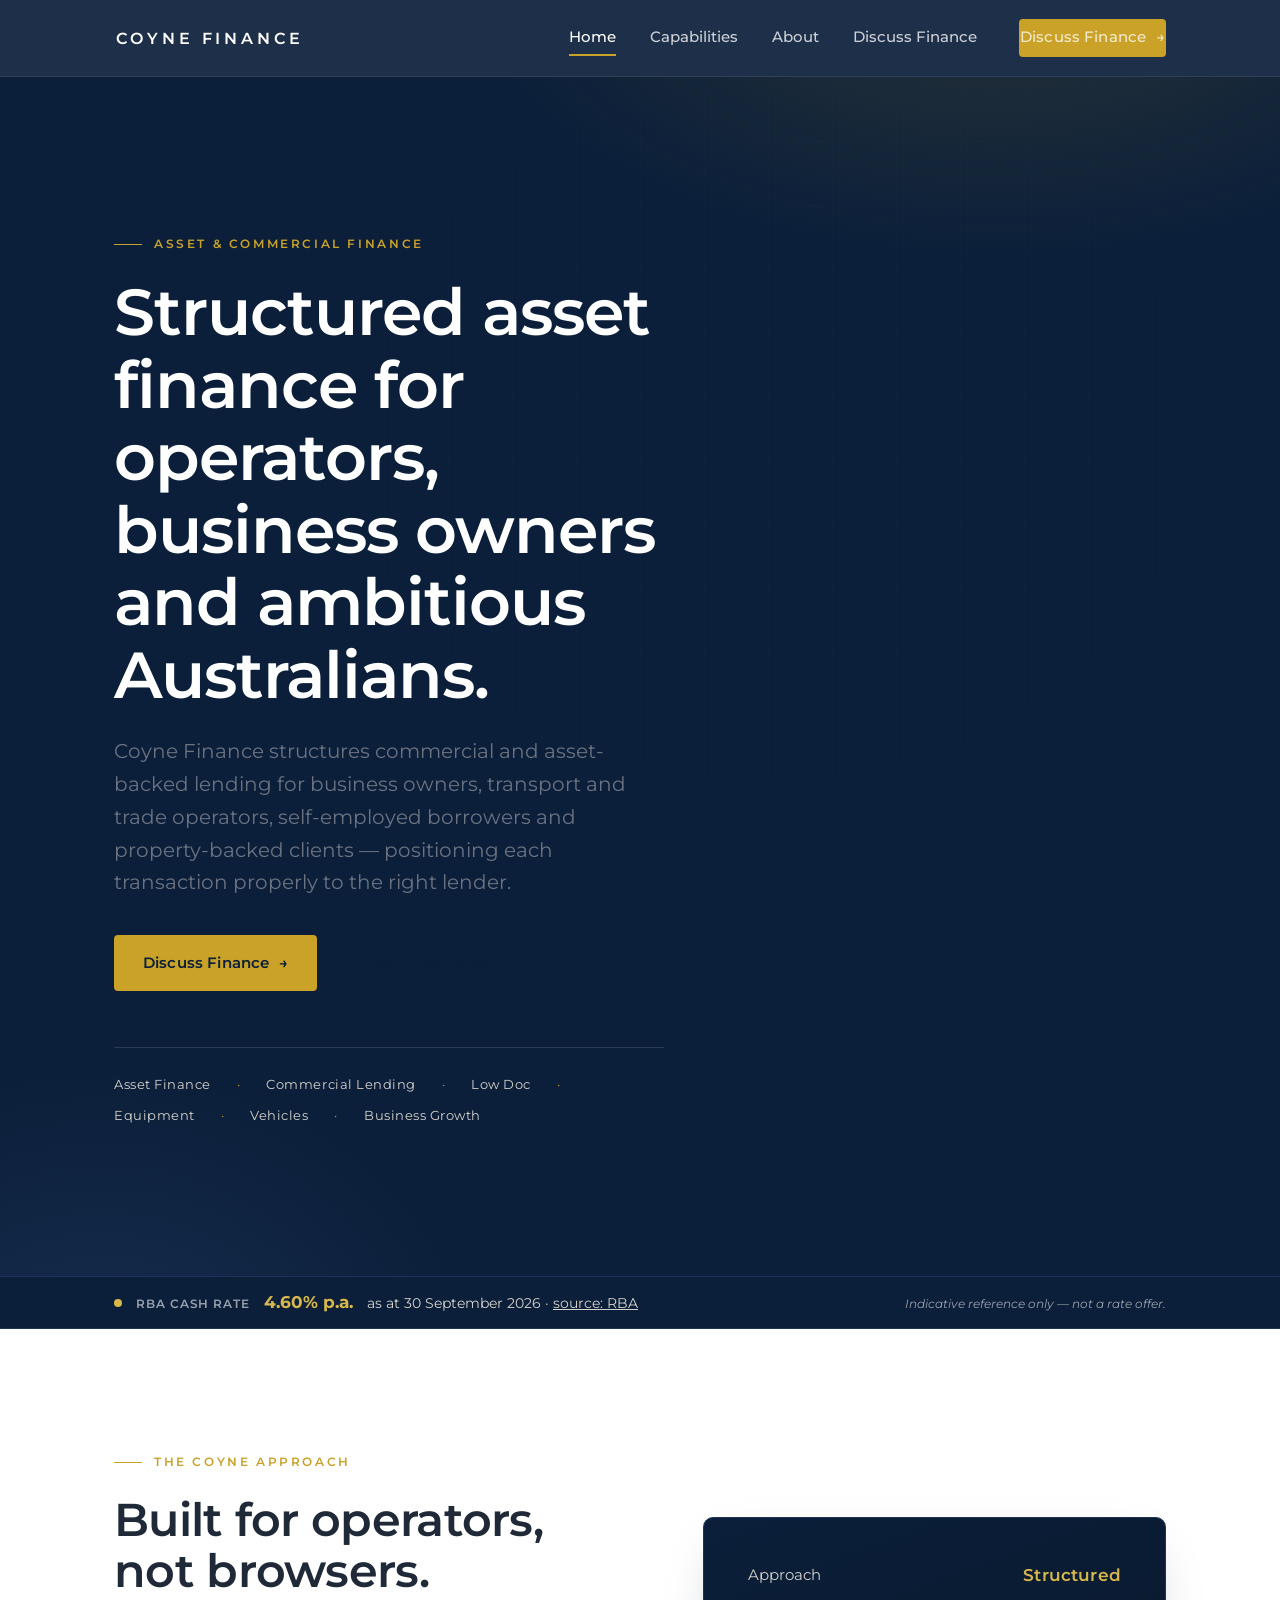
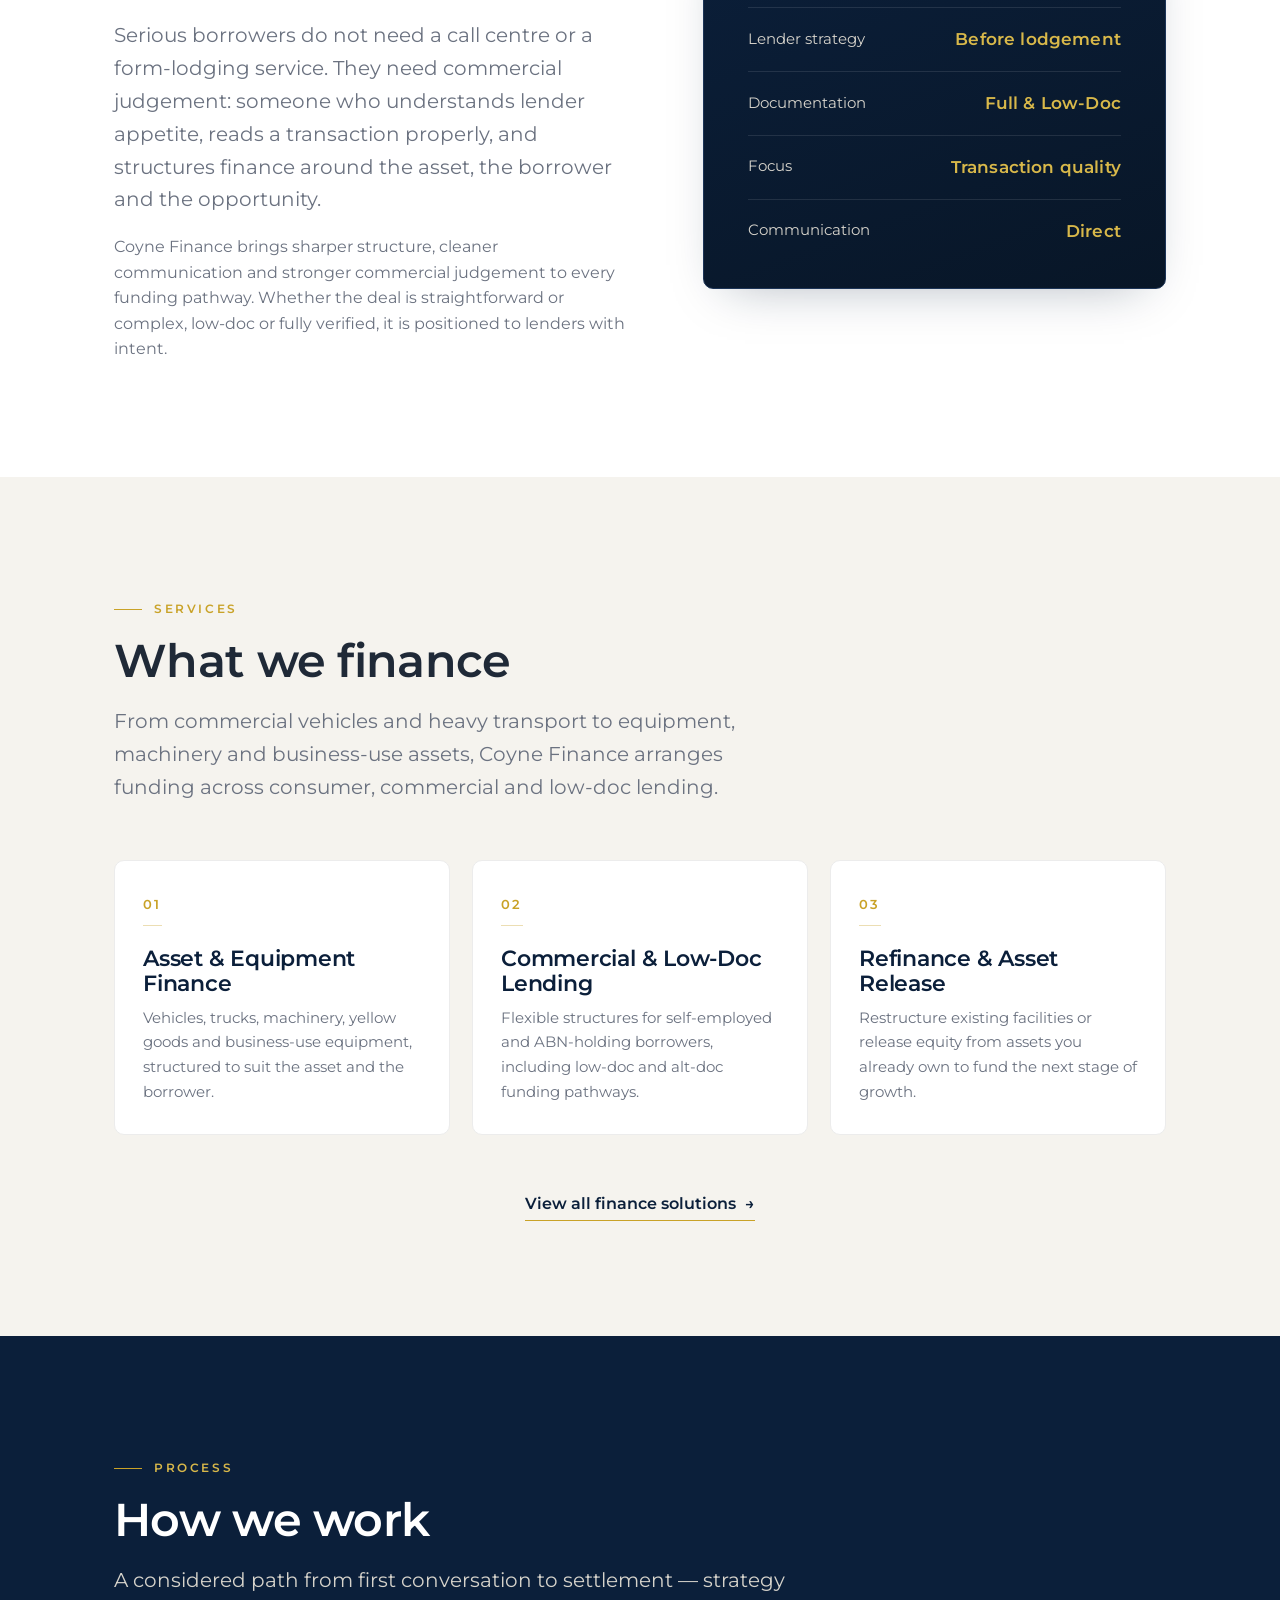
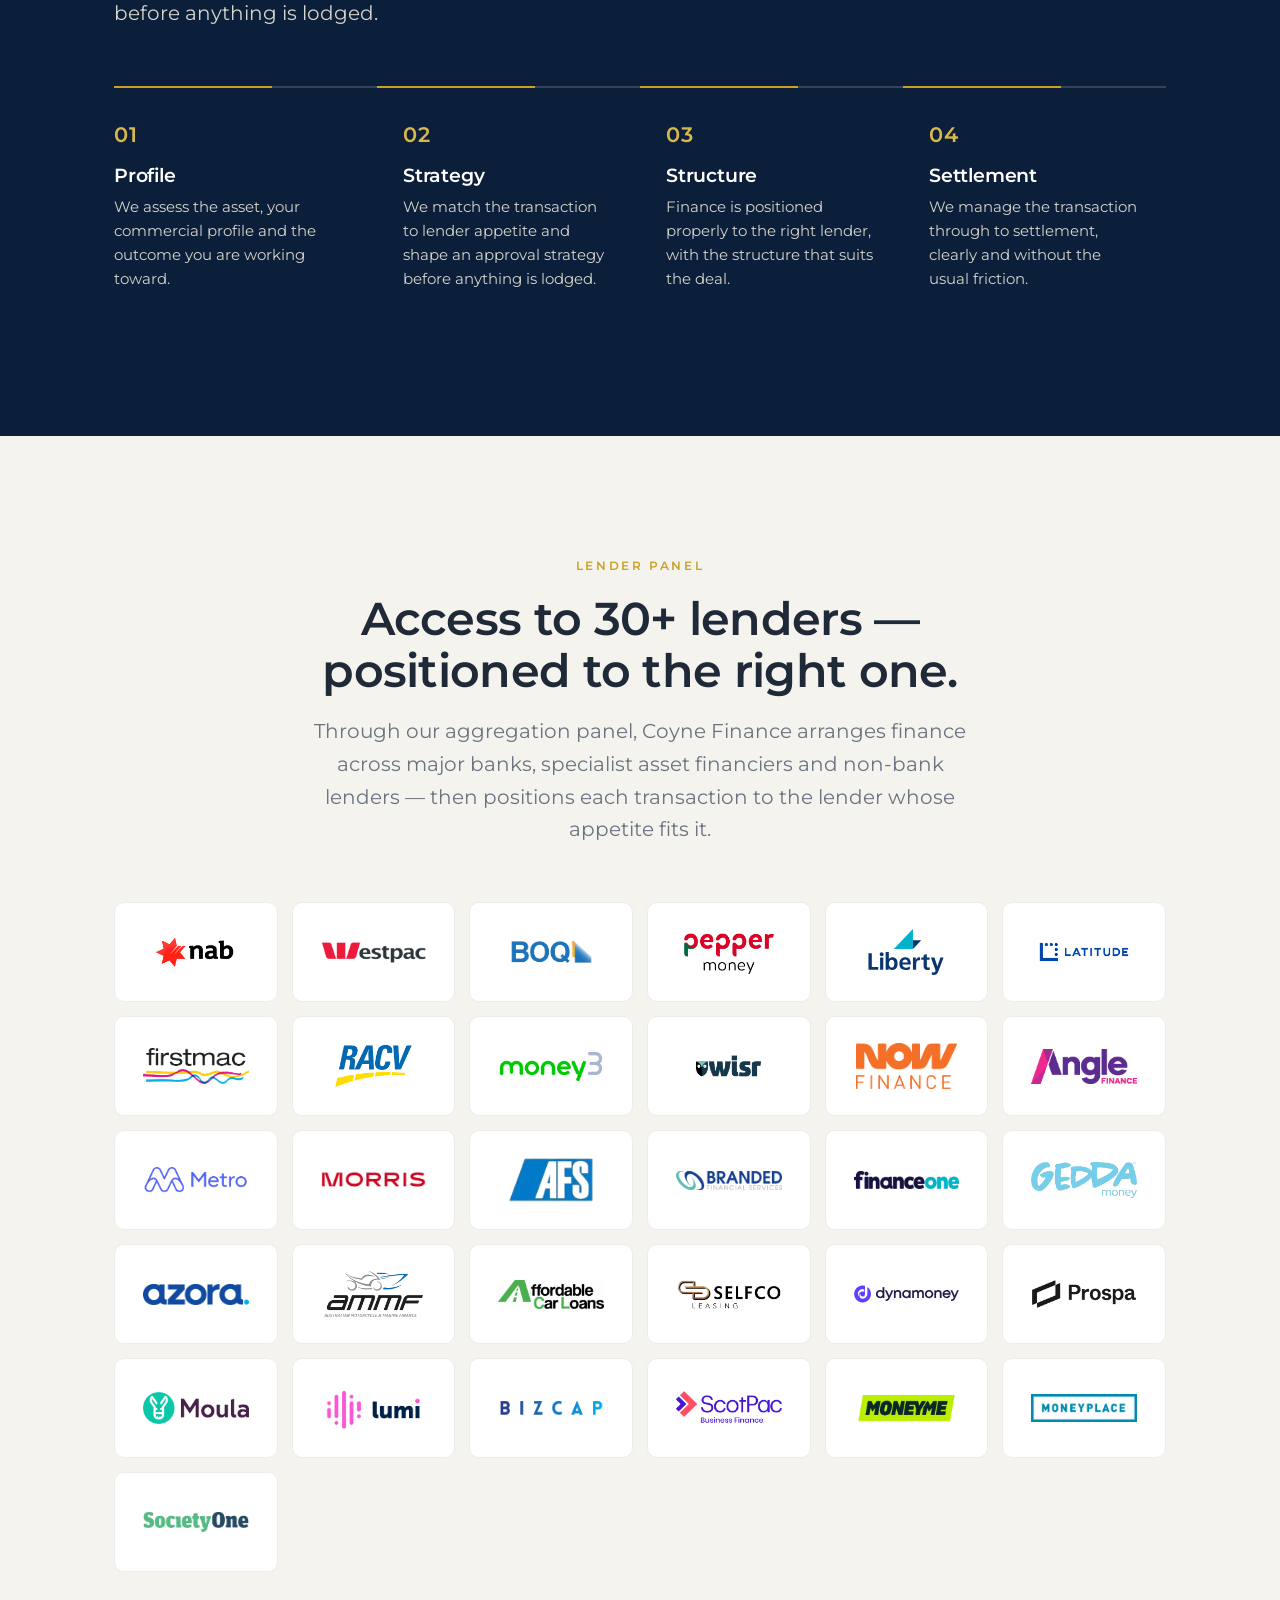
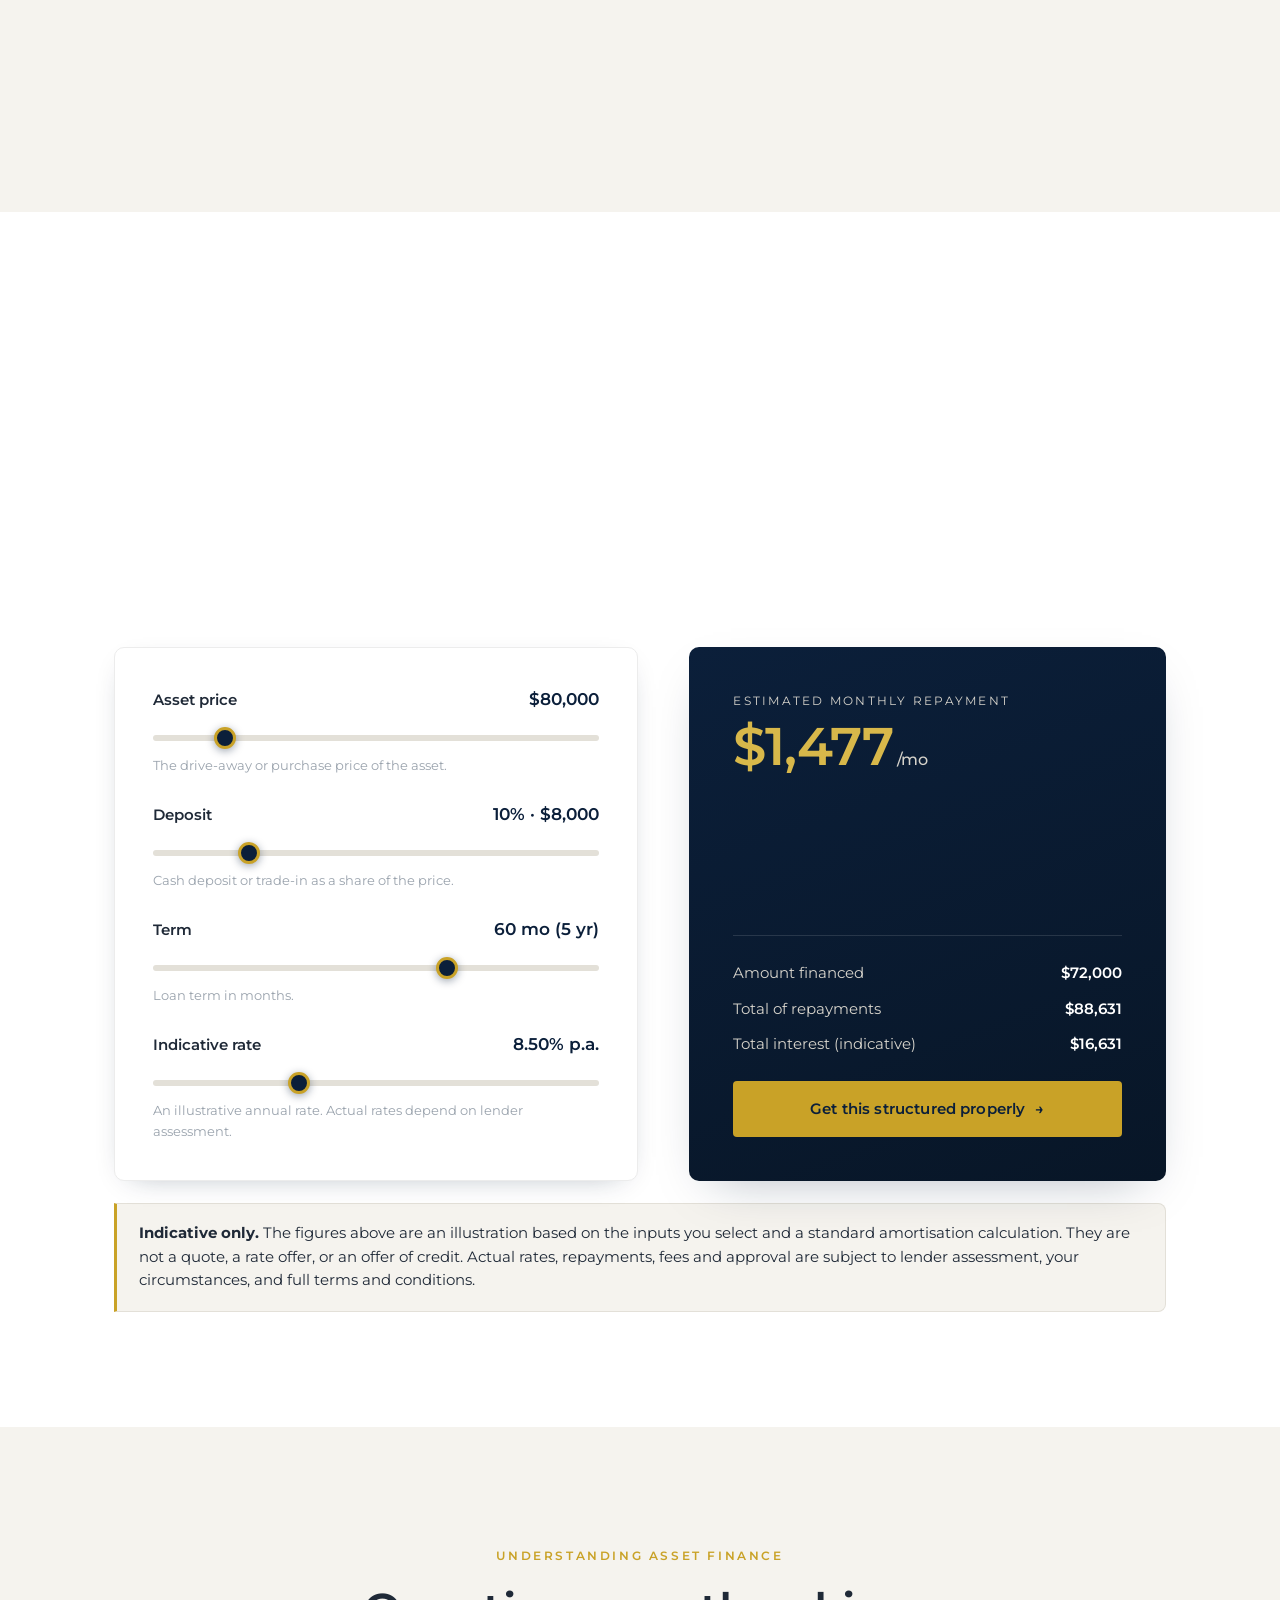
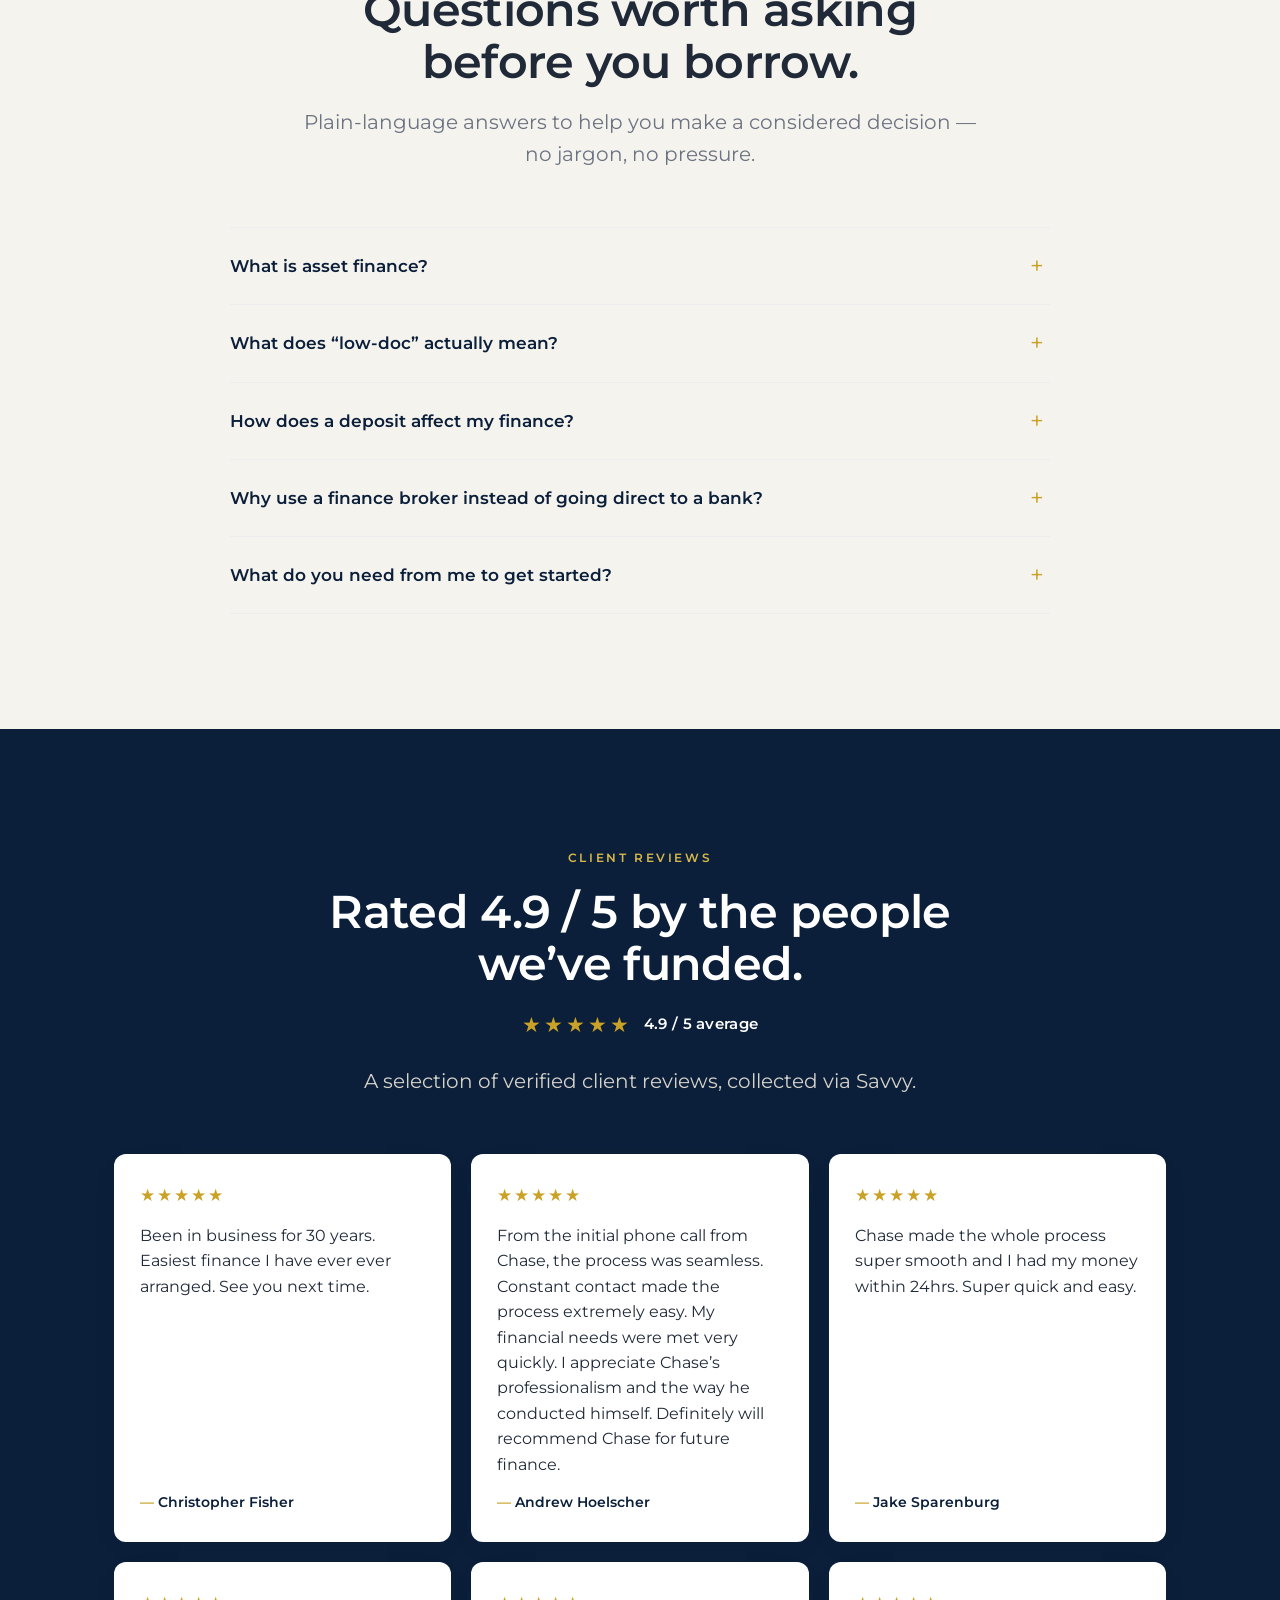
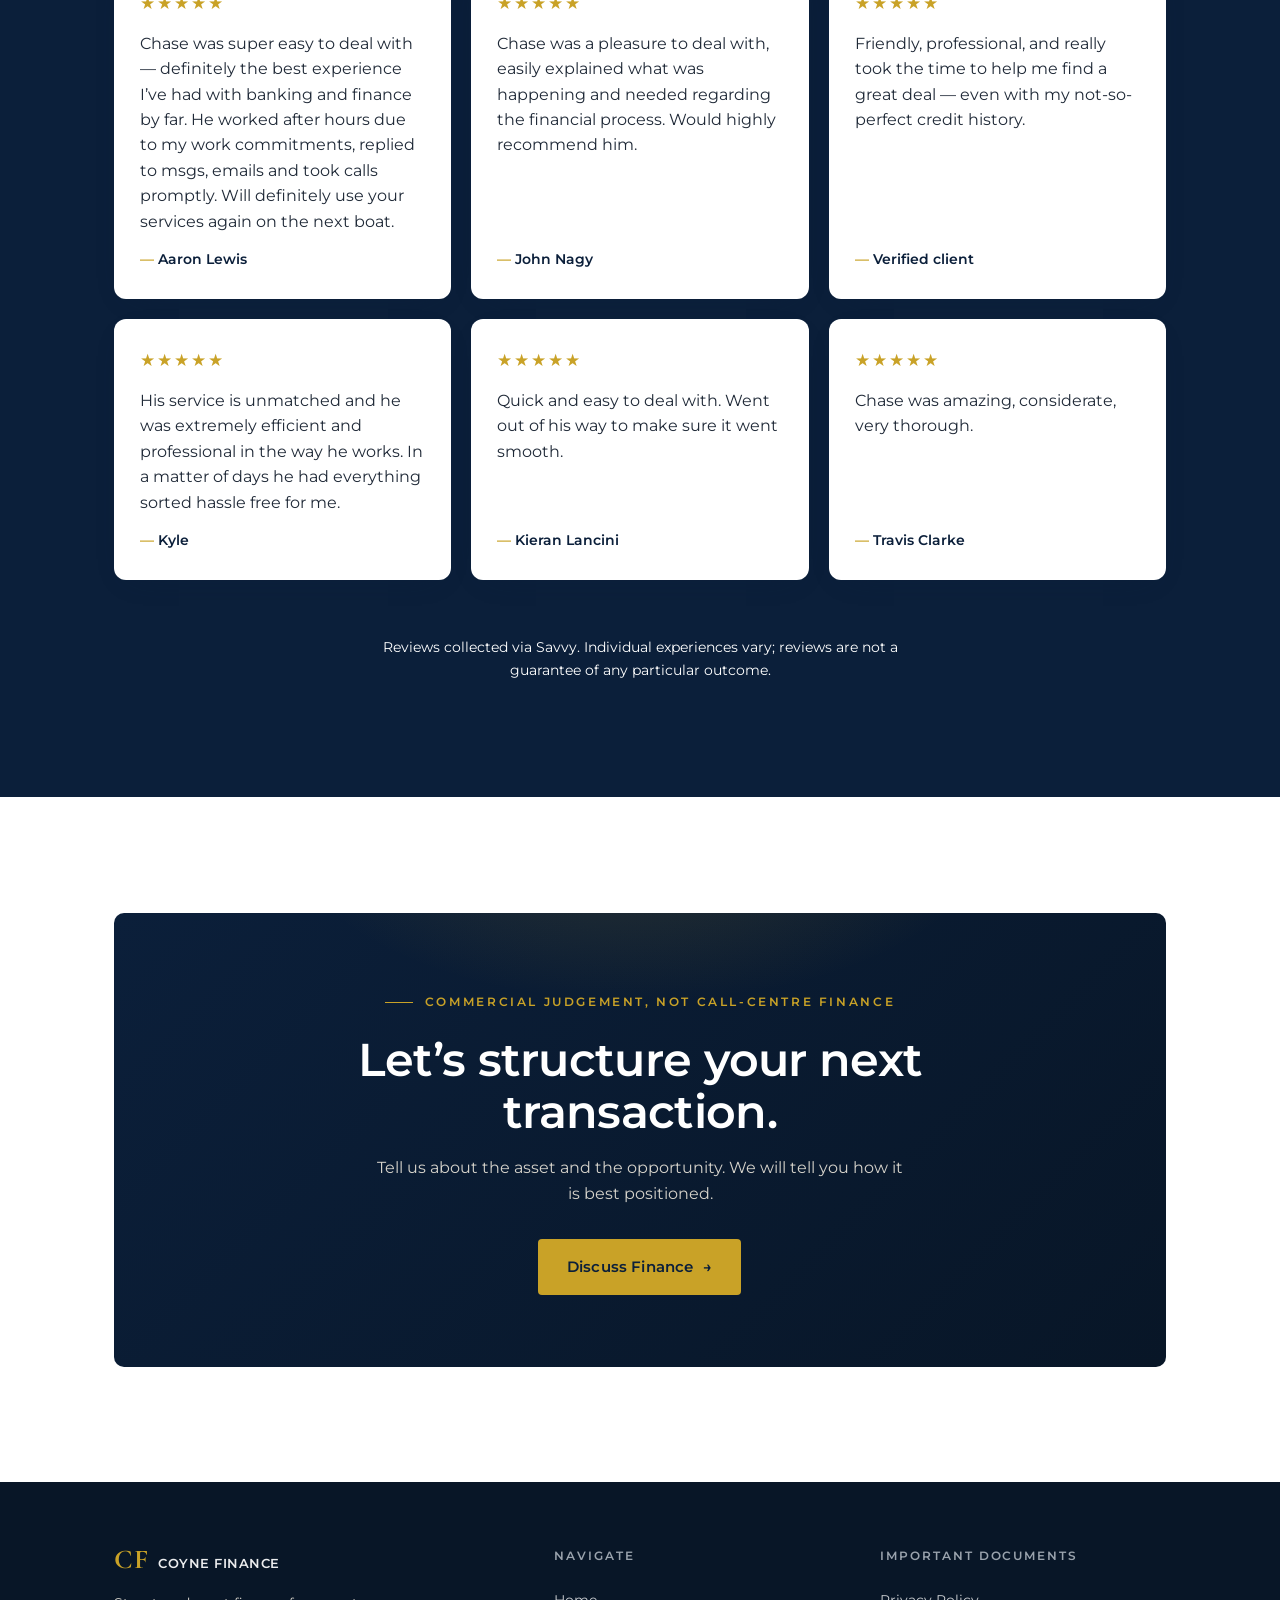
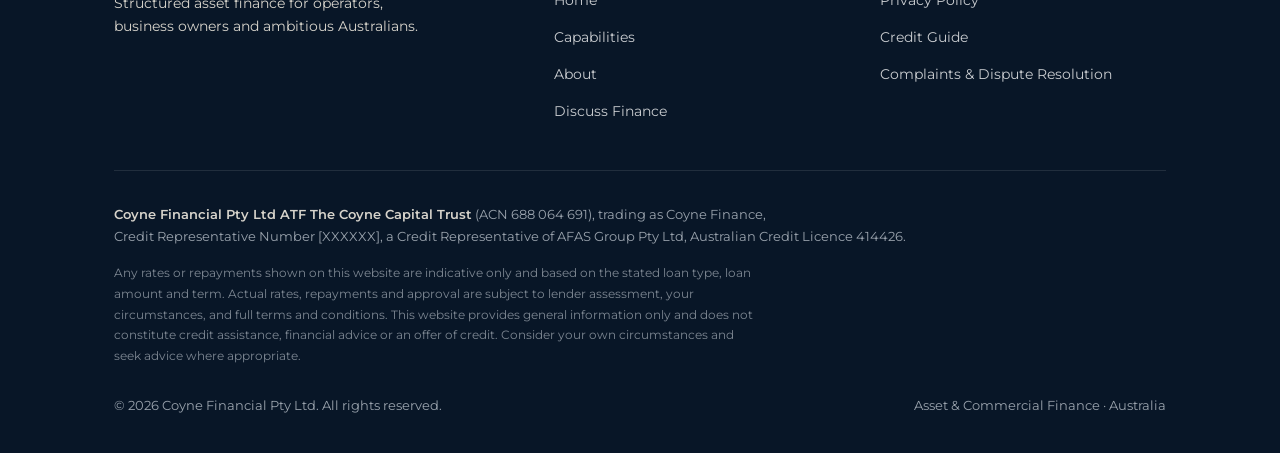
<file: index.html>
<!DOCTYPE html>
<html lang="en-AU">
<head>
  <meta charset="UTF-8" />
  <meta name="viewport" content="width=device-width, initial-scale=1.0" />
  <title>Coyne Finance | Asset &amp; Commercial Finance · Australia</title>
  <meta name="description" content="Structured asset and commercial finance for business owners, operators and self-employed Australians. Finance positioned properly to lenders, built around the asset, the borrower and the opportunity." />
  <meta name="theme-color" content="#0B1F3A" />
  <link rel="preconnect" href="https://fonts.googleapis.com" />
  <link rel="preconnect" href="https://fonts.gstatic.com" crossorigin />
  <link href="https://fonts.googleapis.com/css2?family=Cormorant+Garamond:wght@600;700&family=Montserrat:wght@300;400;500;600;700&display=swap" rel="stylesheet" />
  <link rel="icon" type="image/svg+xml" href="assets/img/favicon.svg" />
  <link rel="stylesheet" href="assets/css/styles.css" />
</head>
<body>
  <a class="skip-link" href="#main">Skip to content</a>

  <!-- ============ HEADER ============ -->
  <header class="site-header">
    <div class="wrap nav">
      <a class="brand" href="index.html" aria-label="Coyne Finance home">
        <span class="brand__mark">CF</span>
        <span class="brand__name">Coyne Finance</span>
      </a>
      <nav id="nav-links" class="nav__links" aria-label="Primary">
        <a href="index.html" aria-current="page">Home</a>
        <a href="solutions.html">Capabilities</a>
        <a href="about.html">About</a>
        <a href="contact.html">Discuss Finance</a>
        <span class="nav__cta"><a class="btn btn--gold" href="contact.html">Discuss Finance <span class="arrow">→</span></a></span>
      </nav>
      <button class="nav__toggle" aria-label="Toggle menu" aria-expanded="false" aria-controls="nav-links">
        <span></span><span></span><span></span>
      </button>
    </div>
  </header>

  <main id="main">
    <!-- ============ HERO ============ -->
    <section class="hero">
      <div class="wrap">
        <div class="hero__inner">
          <span class="eyebrow" data-reveal>Asset &amp; Commercial Finance</span>
          <h1 class="h-display" data-reveal data-delay="1">Structured asset finance for operators, business owners and ambitious Australians.</h1>
          <p class="lead" data-reveal data-delay="2">Coyne Finance structures commercial and asset-backed lending for business owners, transport and trade operators, self-employed borrowers and property-backed clients — positioning each transaction properly to the right lender.</p>
          <div class="hero__actions" data-reveal data-delay="3">
            <a class="btn btn--gold" href="contact.html">Discuss Finance <span class="arrow">→</span></a>
            <a class="btn btn--ghost" href="solutions.html">View Capabilities</a>
          </div>
          <div class="proof-strip" data-reveal data-delay="4">
            <span>Asset Finance</span><span>Commercial Lending</span><span>Low Doc</span><span>Equipment</span><span>Vehicles</span><span>Business Growth</span>
          </div>
        </div>
      </div>
    </section>

    <!-- ============ LIVE RBA CASH RATE (auto-updated) ============ -->
    <aside class="rate-band" id="rate-band" aria-label="Current RBA cash rate" hidden>
      <div class="wrap rate-band__inner">
        <span class="rate-band__pulse" aria-hidden="true"></span>
        <span class="rate-band__label">RBA cash rate</span>
        <span class="rate-band__value" data-cash-rate>—</span>
        <span class="rate-band__meta">
          as at <time data-cash-rate-effective>—</time> ·
          <a href="https://www.rba.gov.au/statistics/cash-rate/" target="_blank" rel="noopener">source: RBA</a>
        </span>
        <span class="rate-band__note">Indicative reference only — not a rate offer.</span>
      </div>
    </aside>

    <!-- ============ BUILT FOR OPERATORS ============ -->
    <section class="section">
      <div class="wrap split">
        <div data-reveal>
          <span class="eyebrow">The Coyne approach</span>
          <h2 class="mt-s">Built for operators, not browsers.</h2>
          <p class="lead mt-s">Serious borrowers do not need a call centre or a form-lodging service. They need commercial judgement: someone who understands lender appetite, reads a transaction properly, and structures finance around the asset, the borrower and the opportunity.</p>
          <p class="muted mt-s">Coyne Finance brings sharper structure, cleaner communication and stronger commercial judgement to every funding pathway. Whether the deal is straightforward or complex, low-doc or fully verified, it is positioned to lenders with intent.</p>
        </div>
        <div class="panel" data-reveal data-delay="1">
          <div class="panel__row"><span class="k">Approach</span><span class="v">Structured</span></div>
          <div class="panel__row"><span class="k">Lender strategy</span><span class="v">Before lodgement</span></div>
          <div class="panel__row"><span class="k">Documentation</span><span class="v">Full &amp; Low-Doc</span></div>
          <div class="panel__row"><span class="k">Focus</span><span class="v">Transaction quality</span></div>
          <div class="panel__row"><span class="k">Communication</span><span class="v">Direct</span></div>
        </div>
      </div>
    </section>

    <!-- ============ WHAT WE FINANCE ============ -->
    <section class="section section--cream">
      <div class="wrap">
        <div class="s-head" data-reveal>
          <span class="eyebrow">Services</span>
          <h2>What we finance</h2>
          <p class="lead">From commercial vehicles and heavy transport to equipment, machinery and business-use assets, Coyne Finance arranges funding across consumer, commercial and low-doc lending.</p>
        </div>
        <div class="grid grid--3 mt-l">
          <article class="card" data-reveal>
            <span class="card__num">01</span>
            <h3>Asset &amp; Equipment Finance</h3>
            <p>Vehicles, trucks, machinery, yellow goods and business-use equipment, structured to suit the asset and the borrower.</p>
          </article>
          <article class="card" data-reveal data-delay="1">
            <span class="card__num">02</span>
            <h3>Commercial &amp; Low-Doc Lending</h3>
            <p>Flexible structures for self-employed and ABN-holding borrowers, including low-doc and alt-doc funding pathways.</p>
          </article>
          <article class="card" data-reveal data-delay="2">
            <span class="card__num">03</span>
            <h3>Refinance &amp; Asset Release</h3>
            <p>Restructure existing facilities or release equity from assets you already own to fund the next stage of growth.</p>
          </article>
        </div>
        <div class="center mt-l" data-reveal>
          <a class="textlink" href="solutions.html">View all finance solutions <span class="arrow">→</span></a>
        </div>
      </div>
    </section>

    <!-- ============ HOW WE WORK ============ -->
    <section class="section section--navy">
      <div class="wrap">
        <div class="s-head" data-reveal>
          <span class="eyebrow">Process</span>
          <h2>How we work</h2>
          <p class="lead">A considered path from first conversation to settlement — strategy before anything is lodged.</p>
        </div>
        <div class="steps mt-l">
          <div class="step">
            <span class="step__n">01</span>
            <h3>Profile</h3>
            <p>We assess the asset, your commercial profile and the outcome you are working toward.</p>
          </div>
          <div class="step">
            <span class="step__n">02</span>
            <h3>Strategy</h3>
            <p>We match the transaction to lender appetite and shape an approval strategy before anything is lodged.</p>
          </div>
          <div class="step">
            <span class="step__n">03</span>
            <h3>Structure</h3>
            <p>Finance is positioned properly to the right lender, with the structure that suits the deal.</p>
          </div>
          <div class="step">
            <span class="step__n">04</span>
            <h3>Settlement</h3>
            <p>We manage the transaction through to settlement, clearly and without the usual friction.</p>
          </div>
        </div>
      </div>
    </section>

    <!-- ============ LENDER PANEL ============ -->
    <section class="section section--cream" id="lenders">
      <div class="wrap">
        <div class="s-head s-head--center" data-reveal>
          <span class="eyebrow">Lender panel</span>
          <h2>Access to 30+ lenders — positioned to the right one.</h2>
          <p class="lead" style="margin-inline:auto;">Through our aggregation panel, Coyne Finance arranges finance across major banks, specialist asset financiers and non-bank lenders — then positions each transaction to the lender whose appetite fits it.</p>
        </div>
        <ul class="lender-grid mt-l" data-reveal aria-label="Lenders on our panel">
          <li><img class="lender-logo" src="assets/img/lenders/nab.png" alt="NAB" loading="lazy" onerror="this.remove()"><span class="lender-name">NAB</span></li>
          <li><img class="lender-logo" src="assets/img/lenders/westpac.webp" alt="Westpac" loading="lazy" onerror="this.remove()"><span class="lender-name">Westpac</span></li>
          <li><img class="lender-logo" src="assets/img/lenders/bank-of-queensland.webp" alt="Bank of Queensland" loading="lazy" onerror="this.remove()"><span class="lender-name">Bank of Queensland</span></li>
          <li><img class="lender-logo" src="assets/img/lenders/pepper-money.webp" alt="Pepper Money" loading="lazy" onerror="this.remove()"><span class="lender-name">Pepper Money</span></li>
          <li><img class="lender-logo" src="assets/img/lenders/liberty.svg" alt="Liberty" loading="lazy" onerror="this.remove()"><span class="lender-name">Liberty</span></li>
          <li><img class="lender-logo" src="assets/img/lenders/latitude.webp" alt="Latitude" loading="lazy" onerror="this.remove()"><span class="lender-name">Latitude</span></li>
          <li><img class="lender-logo" src="assets/img/lenders/firstmac.webp" alt="Firstmac" loading="lazy" onerror="this.remove()"><span class="lender-name">Firstmac</span></li>
          <li><img class="lender-logo" src="assets/img/lenders/racv.webp" alt="RACV" loading="lazy" onerror="this.remove()"><span class="lender-name">RACV</span></li>
          <li><img class="lender-logo" src="assets/img/lenders/money3.webp" alt="Money3" loading="lazy" onerror="this.remove()"><span class="lender-name">Money3</span></li>
          <li><img class="lender-logo" src="assets/img/lenders/wisr.svg" alt="Wisr" loading="lazy" onerror="this.remove()"><span class="lender-name">Wisr</span></li>
          <li><img class="lender-logo" src="assets/img/lenders/now-finance.webp" alt="Now Finance" loading="lazy" onerror="this.remove()"><span class="lender-name">Now Finance</span></li>
          <li><img class="lender-logo" src="assets/img/lenders/angle-finance.webp" alt="Angle Finance" loading="lazy" onerror="this.remove()"><span class="lender-name">Angle Finance</span></li>
          <li><img class="lender-logo" src="assets/img/lenders/metro.webp" alt="Metro Finance" loading="lazy" onerror="this.remove()"><span class="lender-name">Metro Finance</span></li>
          <li><img class="lender-logo" src="assets/img/lenders/morris.webp" alt="Morris Finance" loading="lazy" onerror="this.remove()"><span class="lender-name">Morris Finance</span></li>
          <li><img class="lender-logo" src="assets/img/lenders/automotive-financial.webp" alt="Automotive Financial Services" loading="lazy" onerror="this.remove()"><span class="lender-name">Automotive Financial Services</span></li>
          <li><img class="lender-logo" src="assets/img/lenders/branded-financial.webp" alt="Branded Financial Services" loading="lazy" onerror="this.remove()"><span class="lender-name">Branded Financial Services</span></li>
          <li><img class="lender-logo" src="assets/img/lenders/finance-one.webp" alt="Finance One" loading="lazy" onerror="this.remove()"><span class="lender-name">Finance One</span></li>
          <li><img class="lender-logo" src="assets/img/lenders/gedda.webp" alt="Gedda Money" loading="lazy" onerror="this.remove()"><span class="lender-name">Gedda Money</span></li>
          <li><img class="lender-logo" src="assets/img/lenders/azora.webp" alt="Azora" loading="lazy" onerror="this.remove()"><span class="lender-name">Azora</span></li>
          <li><img class="lender-logo" src="assets/img/lenders/ammf.webp" alt="Australian Motorcycle & Marine Finance" loading="lazy" onerror="this.remove()"><span class="lender-name">Australian Motorcycle & Marine Finance</span></li>
          <li><img class="lender-logo" src="assets/img/lenders/affordable-car-loans.webp" alt="Affordable Car Loans" loading="lazy" onerror="this.remove()"><span class="lender-name">Affordable Car Loans</span></li>
          <li><img class="lender-logo" src="assets/img/lenders/selfco.webp" alt="SelfCo" loading="lazy" onerror="this.remove()"><span class="lender-name">SelfCo</span></li>
          <li><img class="lender-logo" src="assets/img/lenders/dynamoney.svg" alt="Dynamoney" loading="lazy" onerror="this.remove()"><span class="lender-name">Dynamoney</span></li>
          <li><img class="lender-logo" src="assets/img/lenders/prospa.webp" alt="Prospa" loading="lazy" onerror="this.remove()"><span class="lender-name">Prospa</span></li>
          <li><img class="lender-logo" src="assets/img/lenders/moula.webp" alt="Moula" loading="lazy" onerror="this.remove()"><span class="lender-name">Moula</span></li>
          <li><img class="lender-logo" src="assets/img/lenders/lumi.webp" alt="Lumi" loading="lazy" onerror="this.remove()"><span class="lender-name">Lumi</span></li>
          <li><img class="lender-logo" src="assets/img/lenders/bizcap.webp" alt="Bizcap" loading="lazy" onerror="this.remove()"><span class="lender-name">Bizcap</span></li>
          <li><img class="lender-logo" src="assets/img/lenders/scotpac.png" alt="ScotPac" loading="lazy" onerror="this.remove()"><span class="lender-name">ScotPac</span></li>
          <li><img class="lender-logo" src="assets/img/lenders/moneyme.webp" alt="MoneyMe" loading="lazy" onerror="this.remove()"><span class="lender-name">MoneyMe</span></li>
          <li><img class="lender-logo" src="assets/img/lenders/moneyplace.webp" alt="MoneyPlace" loading="lazy" onerror="this.remove()"><span class="lender-name">MoneyPlace</span></li>
          <li><img class="lender-logo" src="assets/img/lenders/societyone.webp" alt="SocietyOne" loading="lazy" onerror="this.remove()"><span class="lender-name">SocietyOne</span></li>
        </ul>
        <p class="lender-note muted center mt-l" data-reveal>Lender access is subject to accreditation and may change. We position each deal to the lenders whose policy and appetite suit it — not to a single product.</p>
      </div>
    </section>

    <!-- ============ CALCULATOR (educational / interactive) ============ -->
    <section class="section" id="calculator">
      <div class="wrap">
        <div class="s-head" data-reveal>
          <span class="eyebrow">Indicative repayment estimator</span>
          <h2>See how an asset finance repayment is shaped.</h2>
          <p class="lead">Adjust the asset price, deposit, term and an indicative rate to understand how each lever moves a monthly repayment. A learning tool — not a quote or an offer of credit.</p>
        </div>

        <div class="calc mt-l" id="calc">
          <div class="calc__controls" data-reveal>
            <div class="field">
              <label for="c-price">Asset price <span class="out" id="o-price">$80,000</span></label>
              <input type="range" id="c-price" min="10000" max="500000" step="5000" value="80000" />
              <p class="field__hint">The drive-away or purchase price of the asset.</p>
            </div>
            <div class="field">
              <label for="c-deposit">Deposit <span class="out" id="o-deposit">10% · $8,000</span></label>
              <input type="range" id="c-deposit" min="0" max="50" step="5" value="10" />
              <p class="field__hint">Cash deposit or trade-in as a share of the price.</p>
            </div>
            <div class="field">
              <label for="c-term">Term <span class="out" id="o-term">60 mo (5 yr)</span></label>
              <input type="range" id="c-term" min="12" max="84" step="12" value="60" />
              <p class="field__hint">Loan term in months.</p>
            </div>
            <div class="field">
              <label for="c-rate">Indicative rate <span class="out" id="o-rate">8.50% p.a.</span></label>
              <input type="range" id="c-rate" min="5" max="16" step="0.25" value="8.5" />
              <p class="field__hint">An illustrative annual rate. Actual rates depend on lender assessment.</p>
            </div>
          </div>

          <div class="calc__result" data-reveal data-delay="1">
            <span class="label">Estimated monthly repayment</span>
            <div class="calc__amount" id="o-repay">$0<small> /mo</small></div>
            <div class="calc__break">
              <div><span class="k">Amount financed</span><span class="v" id="b-financed">$0</span></div>
              <div><span class="k">Total of repayments</span><span class="v" id="b-total">$0</span></div>
              <div><span class="k">Total interest (indicative)</span><span class="v" id="b-interest">$0</span></div>
            </div>
            <div class="calc__cta">
              <a class="btn btn--gold" href="contact.html">Get this structured properly <span class="arrow">→</span></a>
            </div>
          </div>
        </div>

        <p class="note-box" data-reveal>
          <strong>Indicative only.</strong> The figures above are an illustration based on the inputs you select and a standard amortisation calculation. They are not a quote, a rate offer, or an offer of credit. Actual rates, repayments, fees and approval are subject to lender assessment, your circumstances, and full terms and conditions.
        </p>
      </div>
    </section>

    <!-- ============ EDUCATIONAL FAQ ============ -->
    <section class="section section--cream">
      <div class="wrap">
        <div class="s-head s-head--center" data-reveal>
          <span class="eyebrow">Understanding asset finance</span>
          <h2>Questions worth asking before you borrow.</h2>
          <p class="lead" style="margin-inline:auto;">Plain-language answers to help you make a considered decision — no jargon, no pressure.</p>
        </div>

        <div class="faq mt-l" data-reveal>
          <div class="acc">
            <div class="acc__item">
              <button class="acc__btn" aria-expanded="false" aria-controls="faq1">What is asset finance?</button>
              <div class="acc__panel" id="faq1" role="region">
                <div class="acc__panel-inner">
                  <p>Asset finance is funding used to acquire a specific asset — a vehicle, truck, piece of equipment or machinery — where the asset itself typically supports the loan. Because the lender can see exactly what is being funded, these facilities can often be structured more efficiently than unsecured lending.</p>
                  <p>It is commonly used by business owners and operators to acquire productive assets without tying up working capital.</p>
                </div>
              </div>
            </div>
            <div class="acc__item">
              <button class="acc__btn" aria-expanded="false" aria-controls="faq2">What does “low-doc” actually mean?</button>
              <div class="acc__panel" id="faq2" role="region">
                <div class="acc__panel-inner">
                  <p>Low-doc (and alt-doc) lending refers to funding pathways designed for borrowers whose income documentation is more complex than a payslip — typically the self-employed and ABN holders. Instead of standard payslips, lenders may consider other evidence of capacity such as business activity statements, bank statements or an accountant’s declaration, depending on the lender and the structure.</p>
                  <p>Requirements vary between lenders. Part of the work is matching your profile to a lender whose policy suits it.</p>
                </div>
              </div>
            </div>
            <div class="acc__item">
              <button class="acc__btn" aria-expanded="false" aria-controls="faq3">How does a deposit affect my finance?</button>
              <div class="acc__panel" id="faq3" role="region">
                <div class="acc__panel-inner">
                  <p>A deposit (which can include a cash contribution or a trade-in) reduces the amount you need to finance. A lower amount financed generally means lower total interest over the life of the facility, and can influence the structure and the lenders available to you.</p>
                  <p>There is no single “right” deposit — it depends on the asset, your cash flow and your objectives. The estimator above lets you see the effect for yourself.</p>
                </div>
              </div>
            </div>
            <div class="acc__item">
              <button class="acc__btn" aria-expanded="false" aria-controls="faq4">Why use a finance broker instead of going direct to a bank?</button>
              <div class="acc__panel" id="faq4" role="region">
                <div class="acc__panel-inner">
                  <p>A single bank can only offer its own products and its own credit policy. A broker with access to a panel of lenders can position your transaction to the lender most likely to support it — and structure it before anything is lodged, rather than submitting an application and hoping.</p>
                  <p>The aim is fewer wasted enquiries, a structure that suits the deal, and clearer communication throughout.</p>
                </div>
              </div>
            </div>
            <div class="acc__item">
              <button class="acc__btn" aria-expanded="false" aria-controls="faq5">What do you need from me to get started?</button>
              <div class="acc__panel" id="faq5" role="region">
                <div class="acc__panel-inner">
                  <p>To begin, it helps to know the asset you are looking at, the approximate amount, and a little about your business or employment profile. From there we review the detail and come back to you on how the transaction is best structured.</p>
                  <p>You can start the conversation through the <a class="textlink" href="contact.html" style="display:inline;border:0;color:var(--navy);">Discuss Finance</a> form.</p>
                </div>
              </div>
            </div>
          </div>
        </div>
      </div>
    </section>

    <!-- ============ CLIENT REVIEWS ============ -->
    <section class="section section--navy" id="reviews">
      <div class="wrap">
        <div class="s-head s-head--center" data-reveal>
          <span class="eyebrow">Client reviews</span>
          <h2>Rated 4.9 / 5 by the people we’ve funded.</h2>
          <div class="rating-badge"><span class="rating-badge__stars" aria-hidden="true">★★★★★</span><span class="rating-badge__num">4.9 / 5 average</span></div>
          <p class="lead" style="margin-inline:auto;">A selection of verified client reviews, collected via Savvy.</p>
        </div>
        <div class="reviews-grid mt-l">
          <figure class="review">
            <div class="review__stars" aria-label="5 out of 5">★★★★★</div>
            <blockquote>Been in business for 30 years. Easiest finance I have ever ever arranged. See you next time.</blockquote>
            <figcaption>Christopher Fisher</figcaption>
          </figure>
          <figure class="review">
            <div class="review__stars" aria-label="5 out of 5">★★★★★</div>
            <blockquote>From the initial phone call from Chase, the process was seamless. Constant contact made the process extremely easy. My financial needs were met very quickly. I appreciate Chase’s professionalism and the way he conducted himself. Definitely will recommend Chase for future finance.</blockquote>
            <figcaption>Andrew Hoelscher</figcaption>
          </figure>
          <figure class="review">
            <div class="review__stars" aria-label="5 out of 5">★★★★★</div>
            <blockquote>Chase made the whole process super smooth and I had my money within 24hrs. Super quick and easy.</blockquote>
            <figcaption>Jake Sparenburg</figcaption>
          </figure>
          <figure class="review">
            <div class="review__stars" aria-label="5 out of 5">★★★★★</div>
            <blockquote>Chase was super easy to deal with — definitely the best experience I’ve had with banking and finance by far. He worked after hours due to my work commitments, replied to msgs, emails and took calls promptly. Will definitely use your services again on the next boat.</blockquote>
            <figcaption>Aaron Lewis</figcaption>
          </figure>
          <figure class="review">
            <div class="review__stars" aria-label="5 out of 5">★★★★★</div>
            <blockquote>Chase was a pleasure to deal with, easily explained what was happening and needed regarding the financial process. Would highly recommend him.</blockquote>
            <figcaption>John Nagy</figcaption>
          </figure>
          <figure class="review">
            <div class="review__stars" aria-label="5 out of 5">★★★★★</div>
            <blockquote>Friendly, professional, and really took the time to help me find a great deal — even with my not-so-perfect credit history.</blockquote>
            <figcaption>Verified client</figcaption>
          </figure>
          <figure class="review">
            <div class="review__stars" aria-label="5 out of 5">★★★★★</div>
            <blockquote>His service is unmatched and he was extremely efficient and professional in the way he works. In a matter of days he had everything sorted hassle free for me.</blockquote>
            <figcaption>Kyle</figcaption>
          </figure>
          <figure class="review">
            <div class="review__stars" aria-label="5 out of 5">★★★★★</div>
            <blockquote>Quick and easy to deal with. Went out of his way to make sure it went smooth.</blockquote>
            <figcaption>Kieran Lancini</figcaption>
          </figure>
          <figure class="review">
            <div class="review__stars" aria-label="5 out of 5">★★★★★</div>
            <blockquote>Chase was amazing, considerate, very thorough.</blockquote>
            <figcaption>Travis Clarke</figcaption>
          </figure>
        </div>
        <p class="lender-note center mt-l" data-reveal>Reviews collected via Savvy. Individual experiences vary; reviews are not a guarantee of any particular outcome.</p>
      </div>
    </section>

    <!-- ============ FOUNDER / FINAL CTA ============ -->
    <section class="section">
      <div class="wrap">
        <div class="cta-band" data-reveal>
          <span class="eyebrow" style="justify-content:center;">Commercial judgement, not call-centre finance</span>
          <h2 class="mt-s">Let’s structure your next transaction.</h2>
          <p>Tell us about the asset and the opportunity. We will tell you how it is best positioned.</p>
          <a class="btn btn--gold" href="contact.html">Discuss Finance <span class="arrow">→</span></a>
        </div>
      </div>
    </section>
  </main>

  <!-- ============ FOOTER ============ -->
  <footer class="site-footer">
    <div class="wrap">
      <div class="footer-top">
        <div>
          <a class="brand" href="index.html"><span class="brand__mark">CF</span><span class="brand__name">Coyne Finance</span></a>
          <p class="footer-tagline">Structured asset finance for operators, business owners and ambitious Australians.</p>
        </div>
        <div class="footer-col">
          <h4>Navigate</h4>
          <a href="index.html">Home</a>
          <a href="solutions.html">Capabilities</a>
          <a href="about.html">About</a>
          <a href="contact.html">Discuss Finance</a>
        </div>
        <div class="footer-col">
          <h4>Important documents</h4>
          <a href="privacy.html">Privacy Policy</a>
          <a href="credit-guide.html">Credit Guide</a>
          <a href="complaints.html">Complaints &amp; Dispute Resolution</a>
        </div>
      </div>

      <!-- COMPLIANCE — CONFIRM CREDIT REP NUMBER BEFORE LAUNCH -->
      <div class="compliance">
        <strong>Coyne Financial Pty Ltd ATF The Coyne Capital Trust</strong> (ACN 688 064 691), trading as Coyne Finance,<br />
        Credit Representative Number <!-- TODO: confirm before launch -->[XXXXXX], a Credit Representative of AFAS Group Pty Ltd, Australian Credit Licence 414426.
      </div>
      <p class="disclaimer">
        Any rates or repayments shown on this website are indicative only and based on the stated loan type, loan amount and term. Actual rates, repayments and approval are subject to lender assessment, your circumstances, and full terms and conditions. This website provides general information only and does not constitute credit assistance, financial advice or an offer of credit. Consider your own circumstances and seek advice where appropriate.
      </p>

      <div class="footer-bottom">
        <span>© <span id="year">2026</span> Coyne Financial Pty Ltd. All rights reserved.</span>
        <span>Asset &amp; Commercial Finance · Australia</span>
      </div>
    </div>
  </footer>

  <script src="assets/js/main.js"></script>
</body>
</html>
</file>
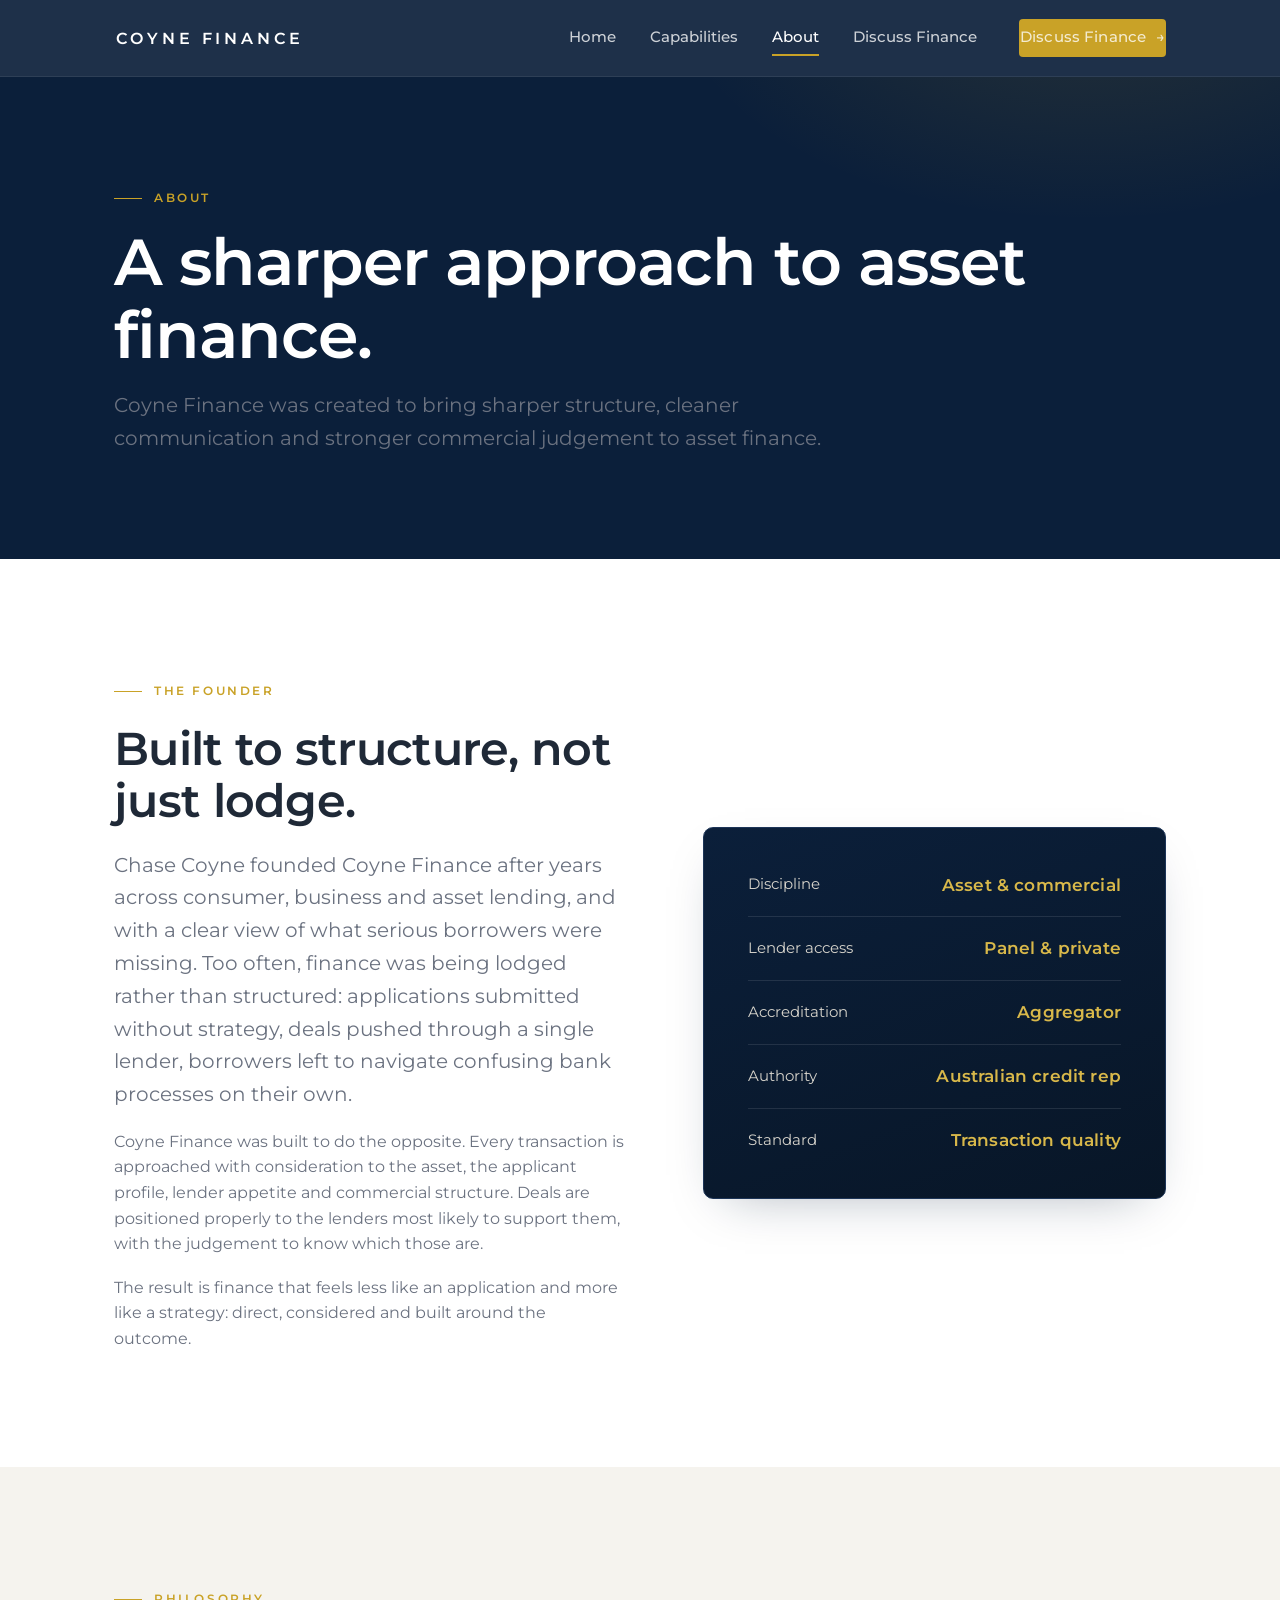
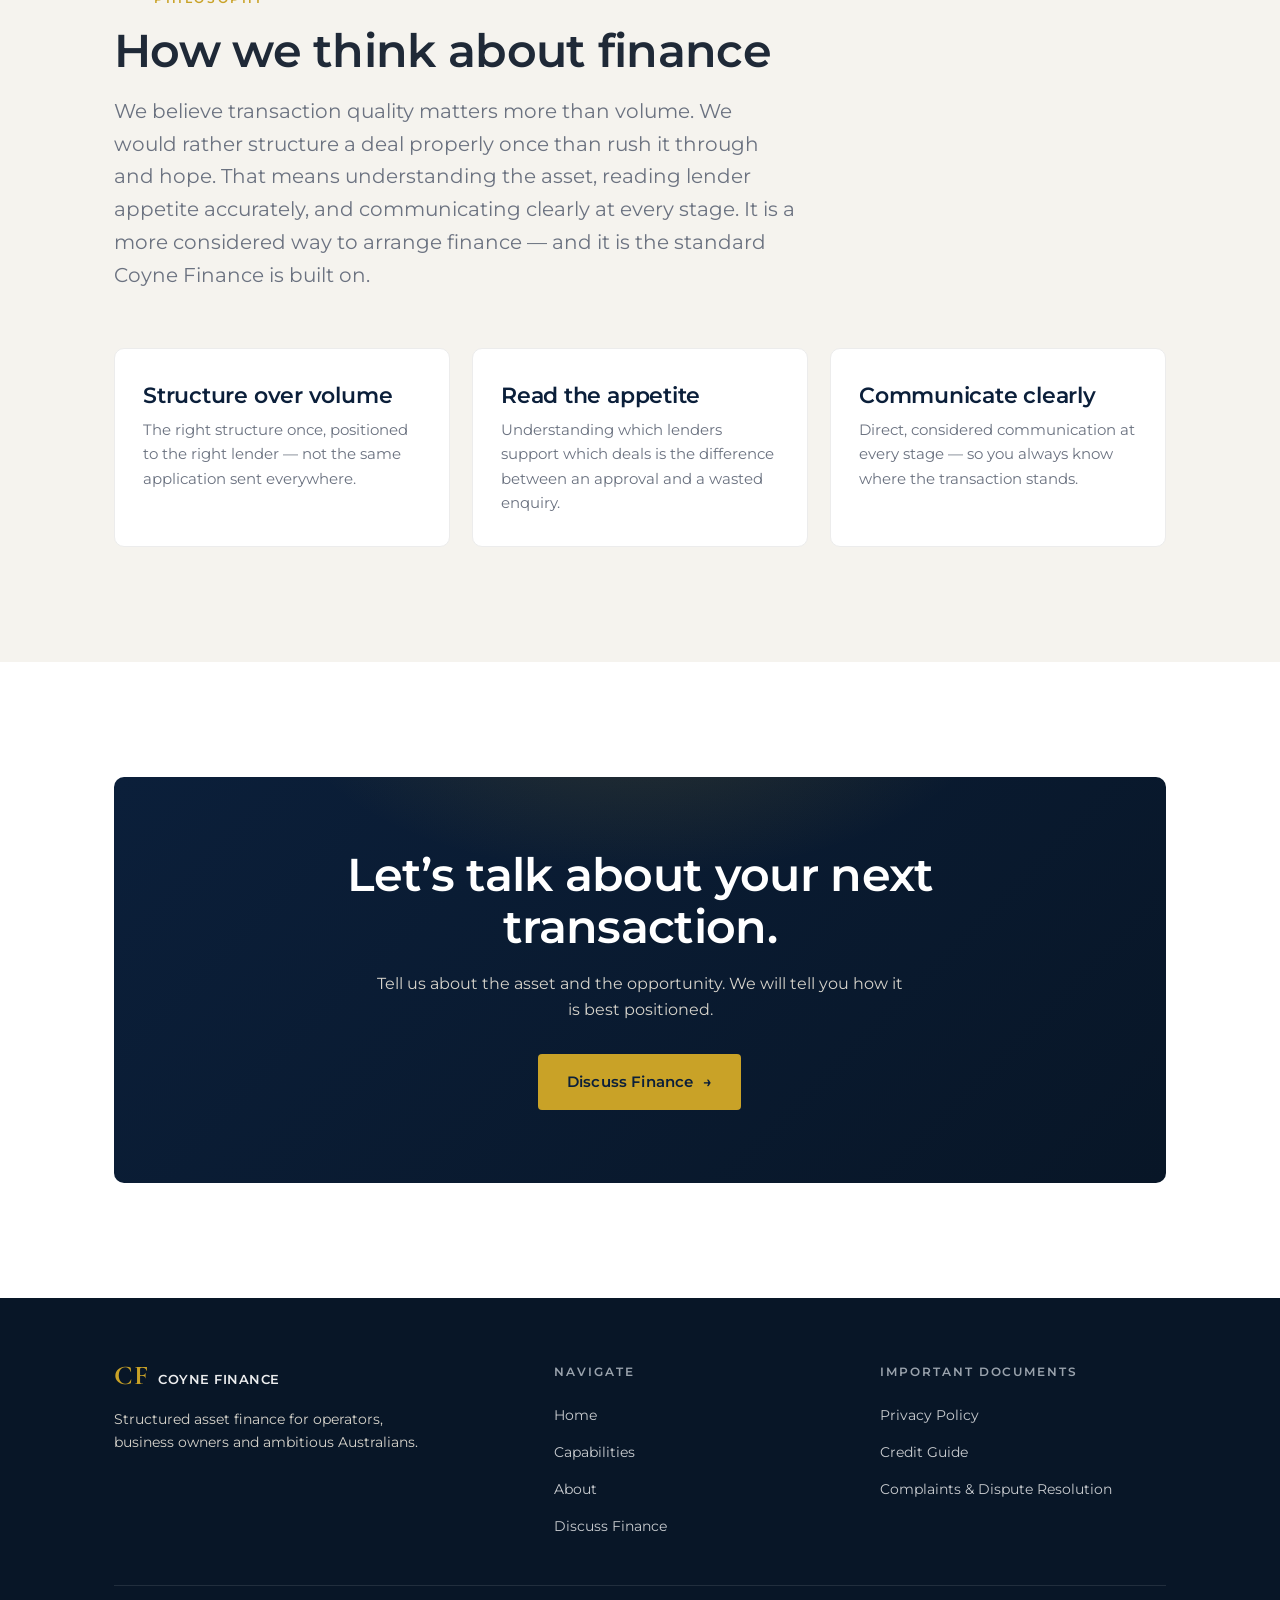
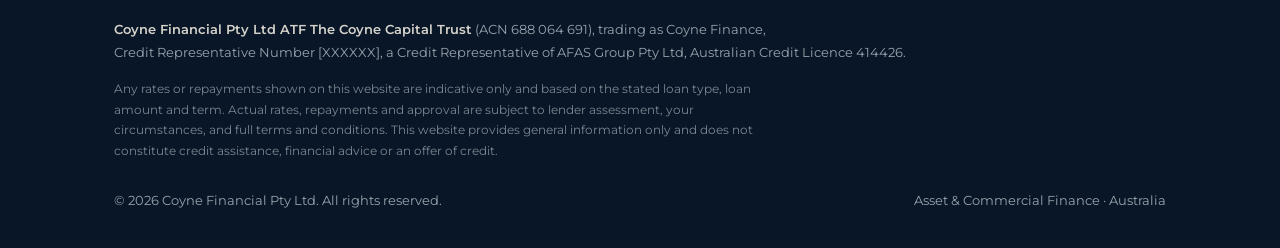
<file: about.html>
<!DOCTYPE html>
<html lang="en-AU">
<head>
  <meta charset="UTF-8" />
  <meta name="viewport" content="width=device-width, initial-scale=1.0" />
  <title>About | Coyne Finance</title>
  <meta name="description" content="Coyne Finance brings sharper structure, cleaner communication and stronger commercial judgement to asset and commercial finance for Australian business owners and operators." />
  <meta name="theme-color" content="#0B1F3A" />
  <link rel="preconnect" href="https://fonts.googleapis.com" />
  <link rel="preconnect" href="https://fonts.gstatic.com" crossorigin />
  <link href="https://fonts.googleapis.com/css2?family=Cormorant+Garamond:wght@600;700&family=Montserrat:wght@300;400;500;600;700&display=swap" rel="stylesheet" />
  <link rel="icon" type="image/svg+xml" href="assets/img/favicon.svg" />
  <link rel="stylesheet" href="assets/css/styles.css" />
</head>
<body>
  <a class="skip-link" href="#main">Skip to content</a>
  <header class="site-header">
    <div class="wrap nav">
      <a class="brand" href="index.html" aria-label="Coyne Finance home"><span class="brand__mark">CF</span><span class="brand__name">Coyne Finance</span></a>
      <nav id="nav-links" class="nav__links" aria-label="Primary">
        <a href="index.html">Home</a>
        <a href="solutions.html">Capabilities</a>
        <a href="about.html" aria-current="page">About</a>
        <a href="contact.html">Discuss Finance</a>
        <span class="nav__cta"><a class="btn btn--gold" href="contact.html">Discuss Finance <span class="arrow">→</span></a></span>
      </nav>
      <button class="nav__toggle" aria-label="Toggle menu" aria-expanded="false" aria-controls="nav-links"><span></span><span></span><span></span></button>
    </div>
  </header>

  <main id="main">
    <section class="page-hero">
      <div class="wrap">
        <span class="eyebrow" data-reveal>About</span>
        <h1 class="h-display" data-reveal data-delay="1">A sharper approach to asset finance.</h1>
        <p class="lead" data-reveal data-delay="2">Coyne Finance was created to bring sharper structure, cleaner communication and stronger commercial judgement to asset finance.</p>
      </div>
    </section>

    <section class="section">
      <div class="wrap split">
        <div data-reveal>
          <span class="eyebrow">The founder</span>
          <!-- Founder name confirmed: Chase Coyne. Adjust here if a formal credit name differs. -->
          <h2 class="mt-s">Built to structure, not just lodge.</h2>
          <p class="lead mt-s">Chase Coyne founded Coyne Finance after years across consumer, business and asset lending, and with a clear view of what serious borrowers were missing. Too often, finance was being lodged rather than structured: applications submitted without strategy, deals pushed through a single lender, borrowers left to navigate confusing bank processes on their own.</p>
          <p class="muted mt-s">Coyne Finance was built to do the opposite. Every transaction is approached with consideration to the asset, the applicant profile, lender appetite and commercial structure. Deals are positioned properly to the lenders most likely to support them, with the judgement to know which those are.</p>
          <p class="muted mt-s">The result is finance that feels less like an application and more like a strategy: direct, considered and built around the outcome.</p>
        </div>
        <div class="panel" data-reveal data-delay="1">
          <div class="panel__row"><span class="k">Discipline</span><span class="v">Asset &amp; commercial</span></div>
          <div class="panel__row"><span class="k">Lender access</span><span class="v">Panel &amp; private</span></div>
          <div class="panel__row"><span class="k">Accreditation</span><span class="v">Aggregator</span></div>
          <div class="panel__row"><span class="k">Authority</span><span class="v">Australian credit rep</span></div>
          <div class="panel__row"><span class="k">Standard</span><span class="v">Transaction quality</span></div>
        </div>
      </div>
    </section>

    <section class="section section--cream">
      <div class="wrap">
        <div class="s-head" data-reveal>
          <span class="eyebrow">Philosophy</span>
          <h2>How we think about finance</h2>
          <p class="lead">We believe transaction quality matters more than volume. We would rather structure a deal properly once than rush it through and hope. That means understanding the asset, reading lender appetite accurately, and communicating clearly at every stage. It is a more considered way to arrange finance — and it is the standard Coyne Finance is built on.</p>
        </div>
        <div class="grid grid--3 mt-l">
          <article class="card" data-reveal><h3>Structure over volume</h3><p>The right structure once, positioned to the right lender — not the same application sent everywhere.</p></article>
          <article class="card" data-reveal data-delay="1"><h3>Read the appetite</h3><p>Understanding which lenders support which deals is the difference between an approval and a wasted enquiry.</p></article>
          <article class="card" data-reveal data-delay="2"><h3>Communicate clearly</h3><p>Direct, considered communication at every stage — so you always know where the transaction stands.</p></article>
        </div>
      </div>
    </section>

    <section class="section">
      <div class="wrap">
        <div class="cta-band" data-reveal>
          <h2>Let’s talk about your next transaction.</h2>
          <p>Tell us about the asset and the opportunity. We will tell you how it is best positioned.</p>
          <a class="btn btn--gold" href="contact.html">Discuss Finance <span class="arrow">→</span></a>
        </div>
      </div>
    </section>
  </main>

  <footer class="site-footer">
    <div class="wrap">
      <div class="footer-top">
        <div><a class="brand" href="index.html"><span class="brand__mark">CF</span><span class="brand__name">Coyne Finance</span></a><p class="footer-tagline">Structured asset finance for operators, business owners and ambitious Australians.</p></div>
        <div class="footer-col"><h4>Navigate</h4><a href="index.html">Home</a><a href="solutions.html">Capabilities</a><a href="about.html">About</a><a href="contact.html">Discuss Finance</a></div>
        <div class="footer-col"><h4>Important documents</h4><a href="privacy.html">Privacy Policy</a><a href="credit-guide.html">Credit Guide</a><a href="complaints.html">Complaints &amp; Dispute Resolution</a></div>
      </div>
      <div class="compliance"><strong>Coyne Financial Pty Ltd ATF The Coyne Capital Trust</strong> (ACN 688 064 691), trading as Coyne Finance,<br />Credit Representative Number <!-- TODO: confirm before launch -->[XXXXXX], a Credit Representative of AFAS Group Pty Ltd, Australian Credit Licence 414426.</div>
      <p class="disclaimer">Any rates or repayments shown on this website are indicative only and based on the stated loan type, loan amount and term. Actual rates, repayments and approval are subject to lender assessment, your circumstances, and full terms and conditions. This website provides general information only and does not constitute credit assistance, financial advice or an offer of credit.</p>
      <div class="footer-bottom"><span>© <span id="year">2026</span> Coyne Financial Pty Ltd. All rights reserved.</span><span>Asset &amp; Commercial Finance · Australia</span></div>
    </div>
  </footer>
  <script src="assets/js/main.js"></script>
</body>
</html>
</file>
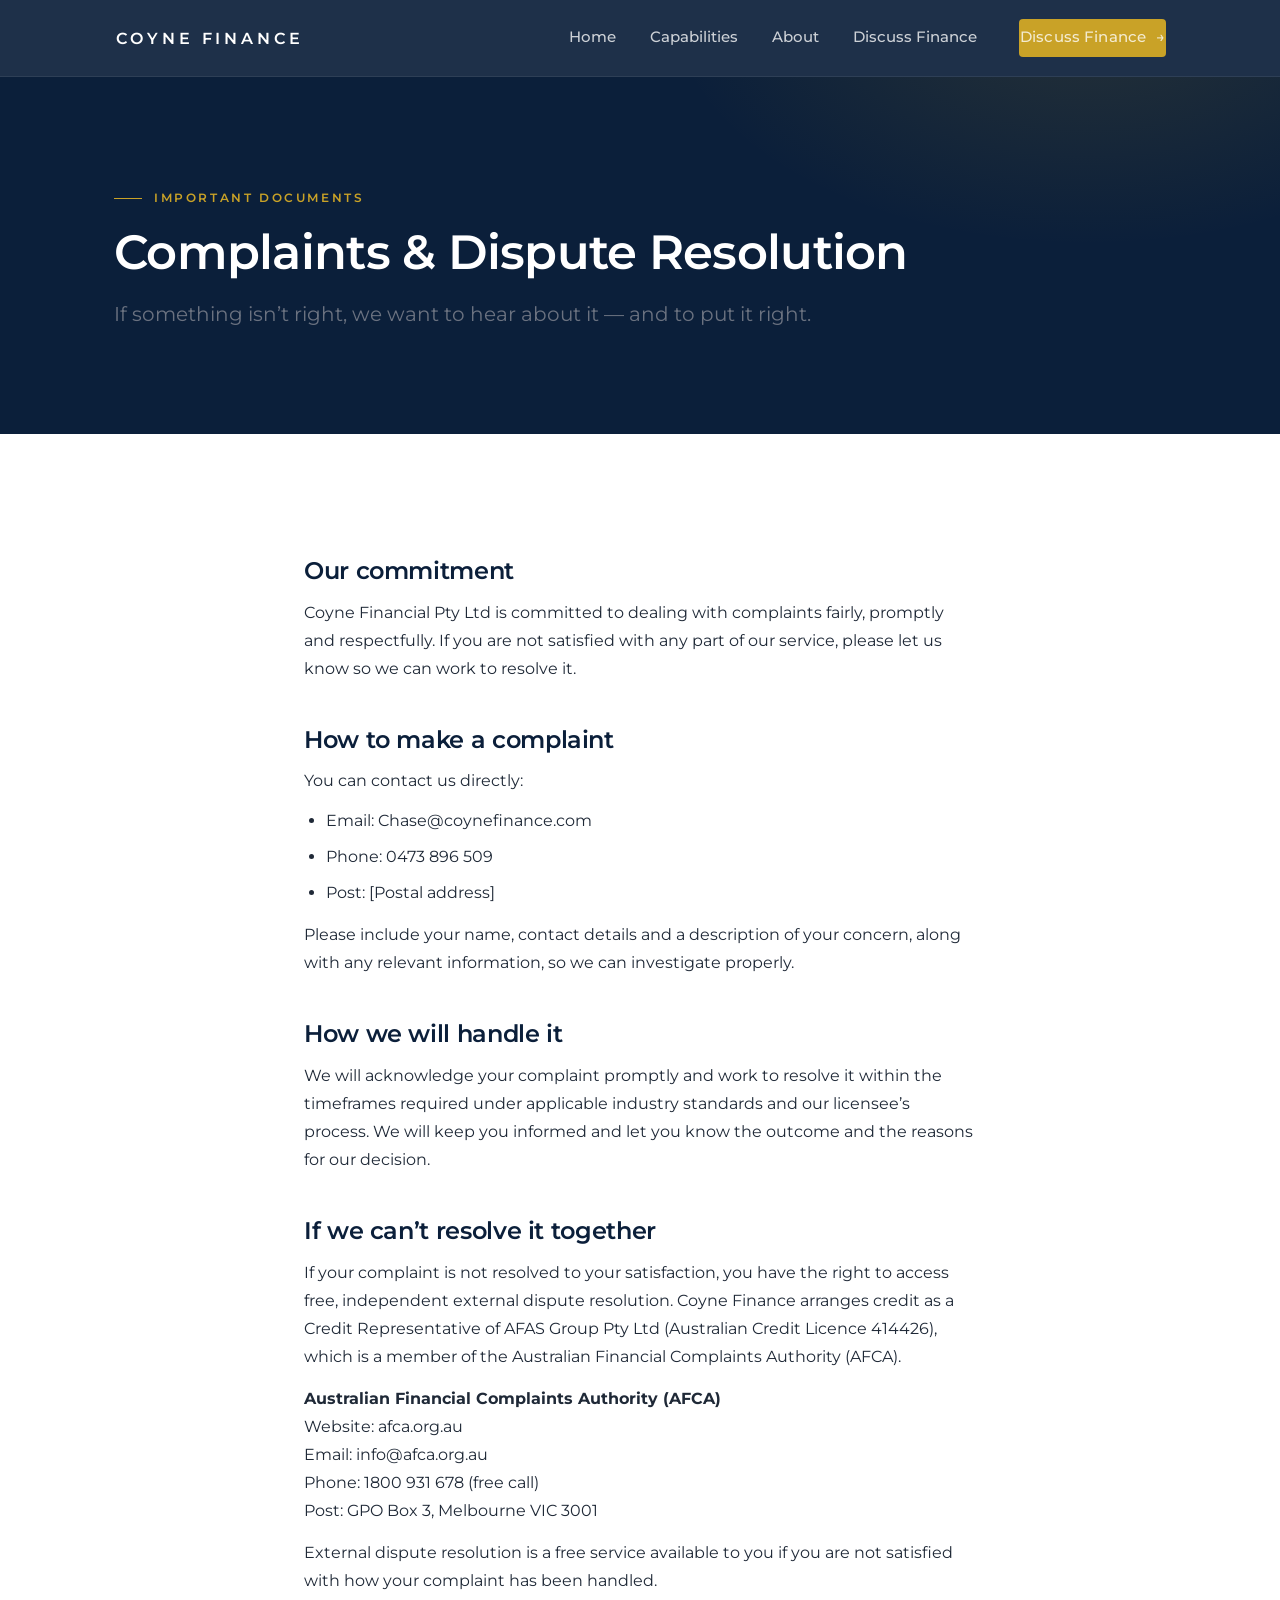
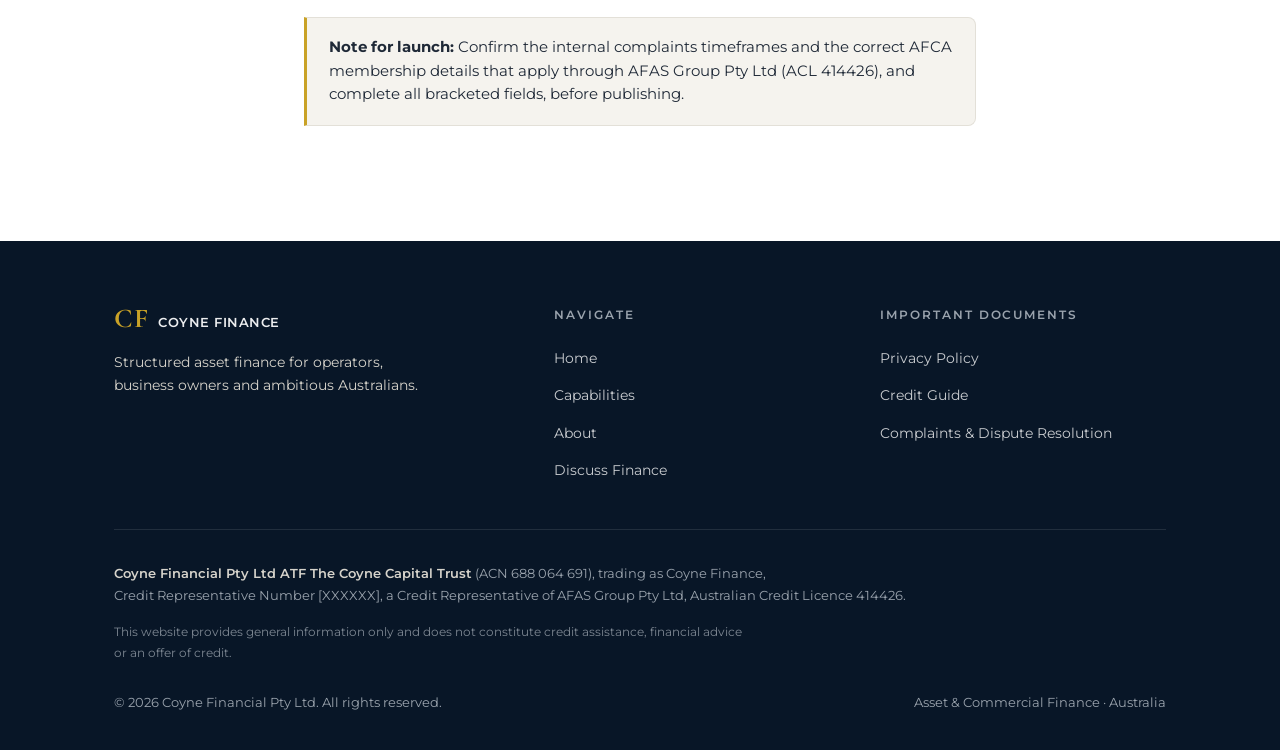
<file: complaints.html>
<!DOCTYPE html>
<html lang="en-AU">
<head>
  <meta charset="UTF-8" />
  <meta name="viewport" content="width=device-width, initial-scale=1.0" />
  <title>Complaints &amp; Dispute Resolution | Coyne Finance</title>
  <meta name="description" content="How to make a complaint to Coyne Finance and how it will be handled, including your right to free external dispute resolution." />
  <meta name="theme-color" content="#0B1F3A" />
  <link rel="preconnect" href="https://fonts.googleapis.com" />
  <link rel="preconnect" href="https://fonts.gstatic.com" crossorigin />
  <link href="https://fonts.googleapis.com/css2?family=Cormorant+Garamond:wght@600;700&family=Montserrat:wght@300;400;500;600;700&display=swap" rel="stylesheet" />
  <link rel="icon" type="image/svg+xml" href="assets/img/favicon.svg" />
  <link rel="stylesheet" href="assets/css/styles.css" />
</head>
<body>
  <a class="skip-link" href="#main">Skip to content</a>
  <header class="site-header">
    <div class="wrap nav">
      <a class="brand" href="index.html" aria-label="Coyne Finance home"><span class="brand__mark">CF</span><span class="brand__name">Coyne Finance</span></a>
      <nav id="nav-links" class="nav__links" aria-label="Primary">
        <a href="index.html">Home</a><a href="solutions.html">Capabilities</a><a href="about.html">About</a><a href="contact.html">Discuss Finance</a>
        <span class="nav__cta"><a class="btn btn--gold" href="contact.html">Discuss Finance <span class="arrow">→</span></a></span>
      </nav>
      <button class="nav__toggle" aria-label="Toggle menu" aria-expanded="false" aria-controls="nav-links"><span></span><span></span><span></span></button>
    </div>
  </header>

  <main id="main">
    <section class="page-hero">
      <div class="wrap"><span class="eyebrow">Important documents</span><h1 class="h-display" style="font-size:clamp(2rem,4vw,3rem)">Complaints &amp; Dispute Resolution</h1><p class="lead">If something isn’t right, we want to hear about it — and to put it right.</p></div>
    </section>

    <section class="section">
      <div class="wrap doc">
        <!-- LEGAL REVIEW REQUIRED: Confirm internal complaints process and the correct AFCA / EDR details
             that apply through AFAS Group Pty Ltd (ACL 414426) before publishing. Confirm bracketed fields. -->
        <h2>Our commitment</h2>
        <p>Coyne Financial Pty Ltd is committed to dealing with complaints fairly, promptly and respectfully. If you are not satisfied with any part of our service, please let us know so we can work to resolve it.</p>

        <h2>How to make a complaint</h2>
        <p>You can contact us directly:</p>
        <ul>
          <li>Email: <!-- TODO -->Chase@coynefinance.com</li>
          <li>Phone: <!-- TODO -->0473 896 509</li>
          <li>Post: <!-- TODO -->[Postal address]</li>
        </ul>
        <p>Please include your name, contact details and a description of your concern, along with any relevant information, so we can investigate properly.</p>

        <h2>How we will handle it</h2>
        <p>We will acknowledge your complaint promptly and work to resolve it within the timeframes required under applicable industry standards and our licensee’s process. We will keep you informed and let you know the outcome and the reasons for our decision.</p>

        <h2>If we can’t resolve it together</h2>
        <p>If your complaint is not resolved to your satisfaction, you have the right to access free, independent external dispute resolution. Coyne Finance arranges credit as a Credit Representative of AFAS Group Pty Ltd (Australian Credit Licence 414426), which is a member of the Australian Financial Complaints Authority (AFCA).</p>
        <p><strong>Australian Financial Complaints Authority (AFCA)</strong><br />
          Website: afca.org.au<br />
          Email: info@afca.org.au<br />
          Phone: 1800 931 678 (free call)<br />
          Post: GPO Box 3, Melbourne VIC 3001<br />
          <!-- TODO: confirm the AFCA membership number that applies via AFAS Group Pty Ltd (via Optimise Aggregation) before launch. -->
        </p>
        <p>External dispute resolution is a free service available to you if you are not satisfied with how your complaint has been handled.</p>

        <div class="note-box"><strong>Note for launch:</strong> Confirm the internal complaints timeframes and the correct AFCA membership details that apply through AFAS Group Pty Ltd (ACL 414426), and complete all bracketed fields, before publishing.</div>
      </div>
    </section>
  </main>

  <footer class="site-footer">
    <div class="wrap">
      <div class="footer-top">
        <div><a class="brand" href="index.html"><span class="brand__mark">CF</span><span class="brand__name">Coyne Finance</span></a><p class="footer-tagline">Structured asset finance for operators, business owners and ambitious Australians.</p></div>
        <div class="footer-col"><h4>Navigate</h4><a href="index.html">Home</a><a href="solutions.html">Capabilities</a><a href="about.html">About</a><a href="contact.html">Discuss Finance</a></div>
        <div class="footer-col"><h4>Important documents</h4><a href="privacy.html">Privacy Policy</a><a href="credit-guide.html">Credit Guide</a><a href="complaints.html">Complaints &amp; Dispute Resolution</a></div>
      </div>
      <div class="compliance"><strong>Coyne Financial Pty Ltd ATF The Coyne Capital Trust</strong> (ACN 688 064 691), trading as Coyne Finance,<br />Credit Representative Number <!-- TODO: confirm before launch -->[XXXXXX], a Credit Representative of AFAS Group Pty Ltd, Australian Credit Licence 414426.</div>
      <p class="disclaimer">This website provides general information only and does not constitute credit assistance, financial advice or an offer of credit.</p>
      <div class="footer-bottom"><span>© <span id="year">2026</span> Coyne Financial Pty Ltd. All rights reserved.</span><span>Asset &amp; Commercial Finance · Australia</span></div>
    </div>
  </footer>
  <script src="assets/js/main.js"></script>
</body>
</html>
</file>
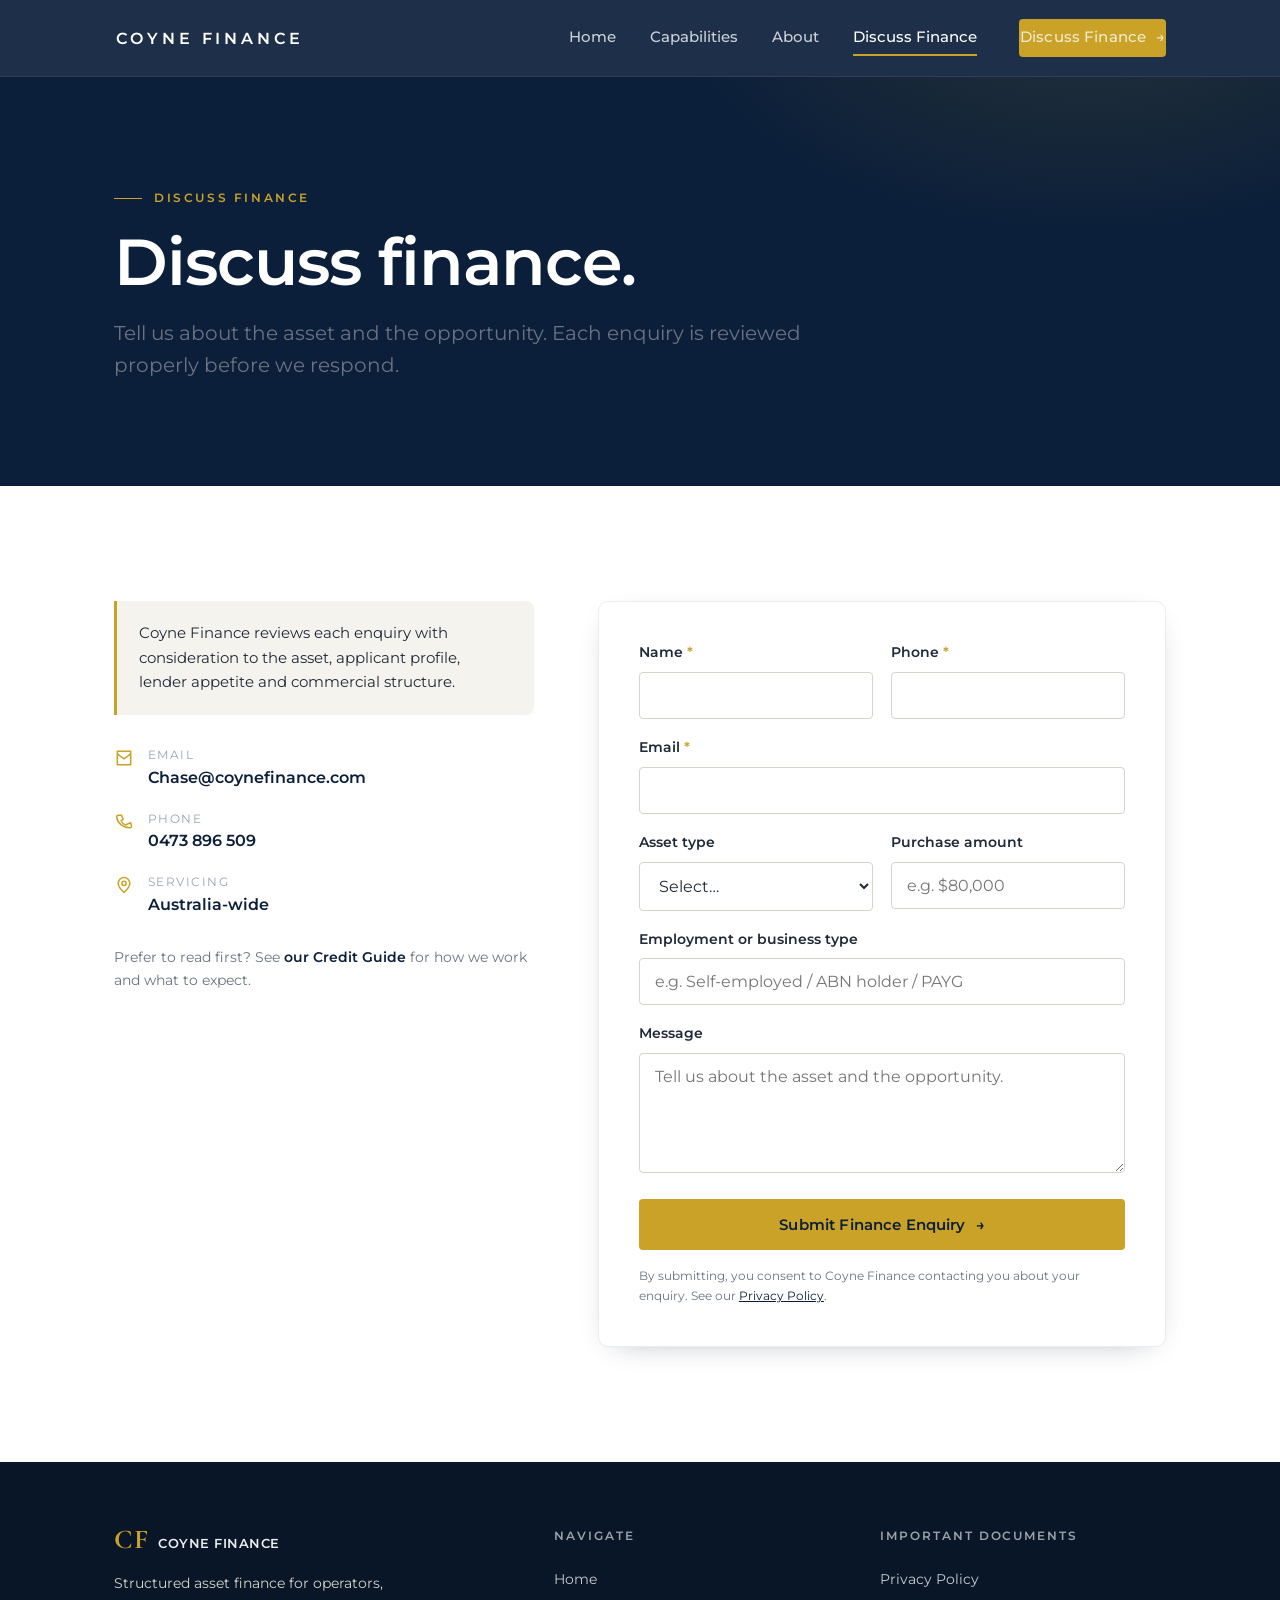
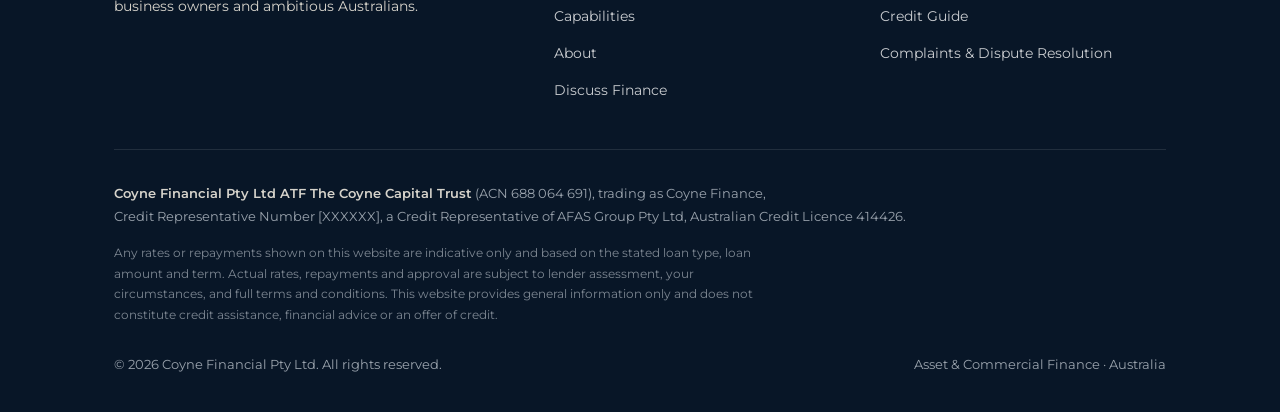
<file: contact.html>
<!DOCTYPE html>
<html lang="en-AU">
<head>
  <meta charset="UTF-8" />
  <meta name="viewport" content="width=device-width, initial-scale=1.0" />
  <title>Discuss Finance | Coyne Finance</title>
  <meta name="description" content="Start a finance enquiry with Coyne Finance. Tell us about the asset, the amount and your business profile, and we will position the transaction properly." />
  <meta name="theme-color" content="#0B1F3A" />
  <link rel="preconnect" href="https://fonts.googleapis.com" />
  <link rel="preconnect" href="https://fonts.gstatic.com" crossorigin />
  <link href="https://fonts.googleapis.com/css2?family=Cormorant+Garamond:wght@600;700&family=Montserrat:wght@300;400;500;600;700&display=swap" rel="stylesheet" />
  <link rel="icon" type="image/svg+xml" href="assets/img/favicon.svg" />
  <link rel="stylesheet" href="assets/css/styles.css" />
</head>
<body>
  <a class="skip-link" href="#main">Skip to content</a>
  <header class="site-header">
    <div class="wrap nav">
      <a class="brand" href="index.html" aria-label="Coyne Finance home"><span class="brand__mark">CF</span><span class="brand__name">Coyne Finance</span></a>
      <nav id="nav-links" class="nav__links" aria-label="Primary">
        <a href="index.html">Home</a>
        <a href="solutions.html">Capabilities</a>
        <a href="about.html">About</a>
        <a href="contact.html" aria-current="page">Discuss Finance</a>
        <span class="nav__cta"><a class="btn btn--gold" href="contact.html">Discuss Finance <span class="arrow">→</span></a></span>
      </nav>
      <button class="nav__toggle" aria-label="Toggle menu" aria-expanded="false" aria-controls="nav-links"><span></span><span></span><span></span></button>
    </div>
  </header>

  <main id="main">
    <section class="page-hero">
      <div class="wrap">
        <span class="eyebrow" data-reveal>Discuss Finance</span>
        <h1 class="h-display" data-reveal data-delay="1">Discuss finance.</h1>
        <p class="lead" data-reveal data-delay="2">Tell us about the asset and the opportunity. Each enquiry is reviewed properly before we respond.</p>
      </div>
    </section>

    <section class="section">
      <div class="wrap contact-grid">
        <div data-reveal>
          <div class="form-note">Coyne Finance reviews each enquiry with consideration to the asset, applicant profile, lender appetite and commercial structure.</div>
          <div class="contact-list">
            <!-- TODO: confirm public contact details before launch -->
            <div class="ci">
              <svg viewBox="0 0 24 24" fill="none" stroke="currentColor" stroke-width="1.8"><path d="M4 4h16v16H4z"/><path d="m4 7 8 6 8-6"/></svg>
              <div><div class="t">Email</div><div class="d"><a href="mailto:Chase@coynefinance.com">Chase@coynefinance.com</a></div></div>
            </div>
            <div class="ci">
              <svg viewBox="0 0 24 24" fill="none" stroke="currentColor" stroke-width="1.8"><path d="M5 4h4l2 5-2.5 1.5a11 11 0 0 0 5 5L20 13l1 4v0a2 2 0 0 1-2 2A16 16 0 0 1 3 6a2 2 0 0 1 2-2z"/></svg>
              <div><div class="t">Phone</div><div class="d"><a href="tel:+61473896509">0473 896 509</a></div></div>
            </div>
            <div class="ci">
              <svg viewBox="0 0 24 24" fill="none" stroke="currentColor" stroke-width="1.8"><path d="M12 21s7-6.3 7-11a7 7 0 1 0-14 0c0 4.7 7 11 7 11z"/><circle cx="12" cy="10" r="2.6"/></svg>
              <div><div class="t">Servicing</div><div class="d">Australia-wide</div></div>
            </div>
          </div>
          <p class="muted" style="margin-top:28px;font-size:.9rem;">Prefer to read first? See <a class="textlink" style="display:inline;border:0;color:var(--navy)" href="credit-guide.html">our Credit Guide</a> for how we work and what to expect.</p>
        </div>

        <div data-reveal data-delay="1">
          <form class="enquiry" id="enquiry-form" novalidate>
            <div class="form-row">
              <div class="form-group">
                <label for="f-name">Name <span class="req">*</span></label>
                <input class="form-control" type="text" id="f-name" name="name" autocomplete="name" required />
                <div class="error-msg">Please enter your name.</div>
              </div>
              <div class="form-group">
                <label for="f-phone">Phone <span class="req">*</span></label>
                <input class="form-control" type="tel" id="f-phone" name="phone" autocomplete="tel" required />
                <div class="error-msg">Please enter a contact number.</div>
              </div>
            </div>
            <div class="form-group">
              <label for="f-email">Email <span class="req">*</span></label>
              <input class="form-control" type="email" id="f-email" name="email" autocomplete="email" required />
              <div class="error-msg">Please enter a valid email address.</div>
            </div>
            <div class="form-row">
              <div class="form-group">
                <label for="f-asset">Asset type</label>
                <select class="form-control" id="f-asset" name="asset_type">
                  <option value="">Select…</option>
                  <option>Vehicle</option>
                  <option>Truck / Transport</option>
                  <option>Equipment</option>
                  <option>Machinery</option>
                  <option>Yellow goods</option>
                  <option>Caravan / Leisure</option>
                  <option>Commercial vehicle</option>
                  <option>Refinance / Asset release</option>
                  <option>Other</option>
                </select>
              </div>
              <div class="form-group">
                <label for="f-amount">Purchase amount</label>
                <input class="form-control" type="text" id="f-amount" name="amount" inputmode="numeric" placeholder="e.g. $80,000" />
              </div>
            </div>
            <div class="form-group">
              <label for="f-emp">Employment or business type</label>
              <input class="form-control" type="text" id="f-emp" name="employment" placeholder="e.g. Self-employed / ABN holder / PAYG" />
            </div>
            <div class="form-group">
              <label for="f-msg">Message</label>
              <textarea class="form-control" id="f-msg" name="message" placeholder="Tell us about the asset and the opportunity."></textarea>
            </div>
            <div class="form-submit">
              <button class="btn btn--gold" type="submit">Submit Finance Enquiry <span class="arrow">→</span></button>
            </div>
            <p class="form-error" id="form-error" role="alert">Sorry — your enquiry didn’t send. Please try again, or email us directly.</p>
            <p class="muted" style="font-size:.78rem;margin-top:16px;">By submitting, you consent to Coyne Finance contacting you about your enquiry. See our <a href="privacy.html" style="color:var(--navy);text-decoration:underline;">Privacy Policy</a>.</p>
          </form>

          <div class="form-success" id="form-success" aria-live="polite">
            <div class="tick" aria-hidden="true"><svg width="30" height="30" viewBox="0 0 24 24" fill="none" stroke="currentColor" stroke-width="2.2"><path d="m5 13 4 4L19 7"/></svg></div>
            <h3>Enquiry received.</h3>
            <p>Thank you. We will review the detail of your enquiry and be in touch shortly to discuss how the transaction is best structured.</p>
          </div>
        </div>
      </div>
    </section>
  </main>

  <footer class="site-footer">
    <div class="wrap">
      <div class="footer-top">
        <div><a class="brand" href="index.html"><span class="brand__mark">CF</span><span class="brand__name">Coyne Finance</span></a><p class="footer-tagline">Structured asset finance for operators, business owners and ambitious Australians.</p></div>
        <div class="footer-col"><h4>Navigate</h4><a href="index.html">Home</a><a href="solutions.html">Capabilities</a><a href="about.html">About</a><a href="contact.html">Discuss Finance</a></div>
        <div class="footer-col"><h4>Important documents</h4><a href="privacy.html">Privacy Policy</a><a href="credit-guide.html">Credit Guide</a><a href="complaints.html">Complaints &amp; Dispute Resolution</a></div>
      </div>
      <div class="compliance"><strong>Coyne Financial Pty Ltd ATF The Coyne Capital Trust</strong> (ACN 688 064 691), trading as Coyne Finance,<br />Credit Representative Number <!-- TODO: confirm before launch -->[XXXXXX], a Credit Representative of AFAS Group Pty Ltd, Australian Credit Licence 414426.</div>
      <p class="disclaimer">Any rates or repayments shown on this website are indicative only and based on the stated loan type, loan amount and term. Actual rates, repayments and approval are subject to lender assessment, your circumstances, and full terms and conditions. This website provides general information only and does not constitute credit assistance, financial advice or an offer of credit.</p>
      <div class="footer-bottom"><span>© <span id="year">2026</span> Coyne Financial Pty Ltd. All rights reserved.</span><span>Asset &amp; Commercial Finance · Australia</span></div>
    </div>
  </footer>
  <script src="assets/js/main.js"></script>
</body>
</html>
</file>
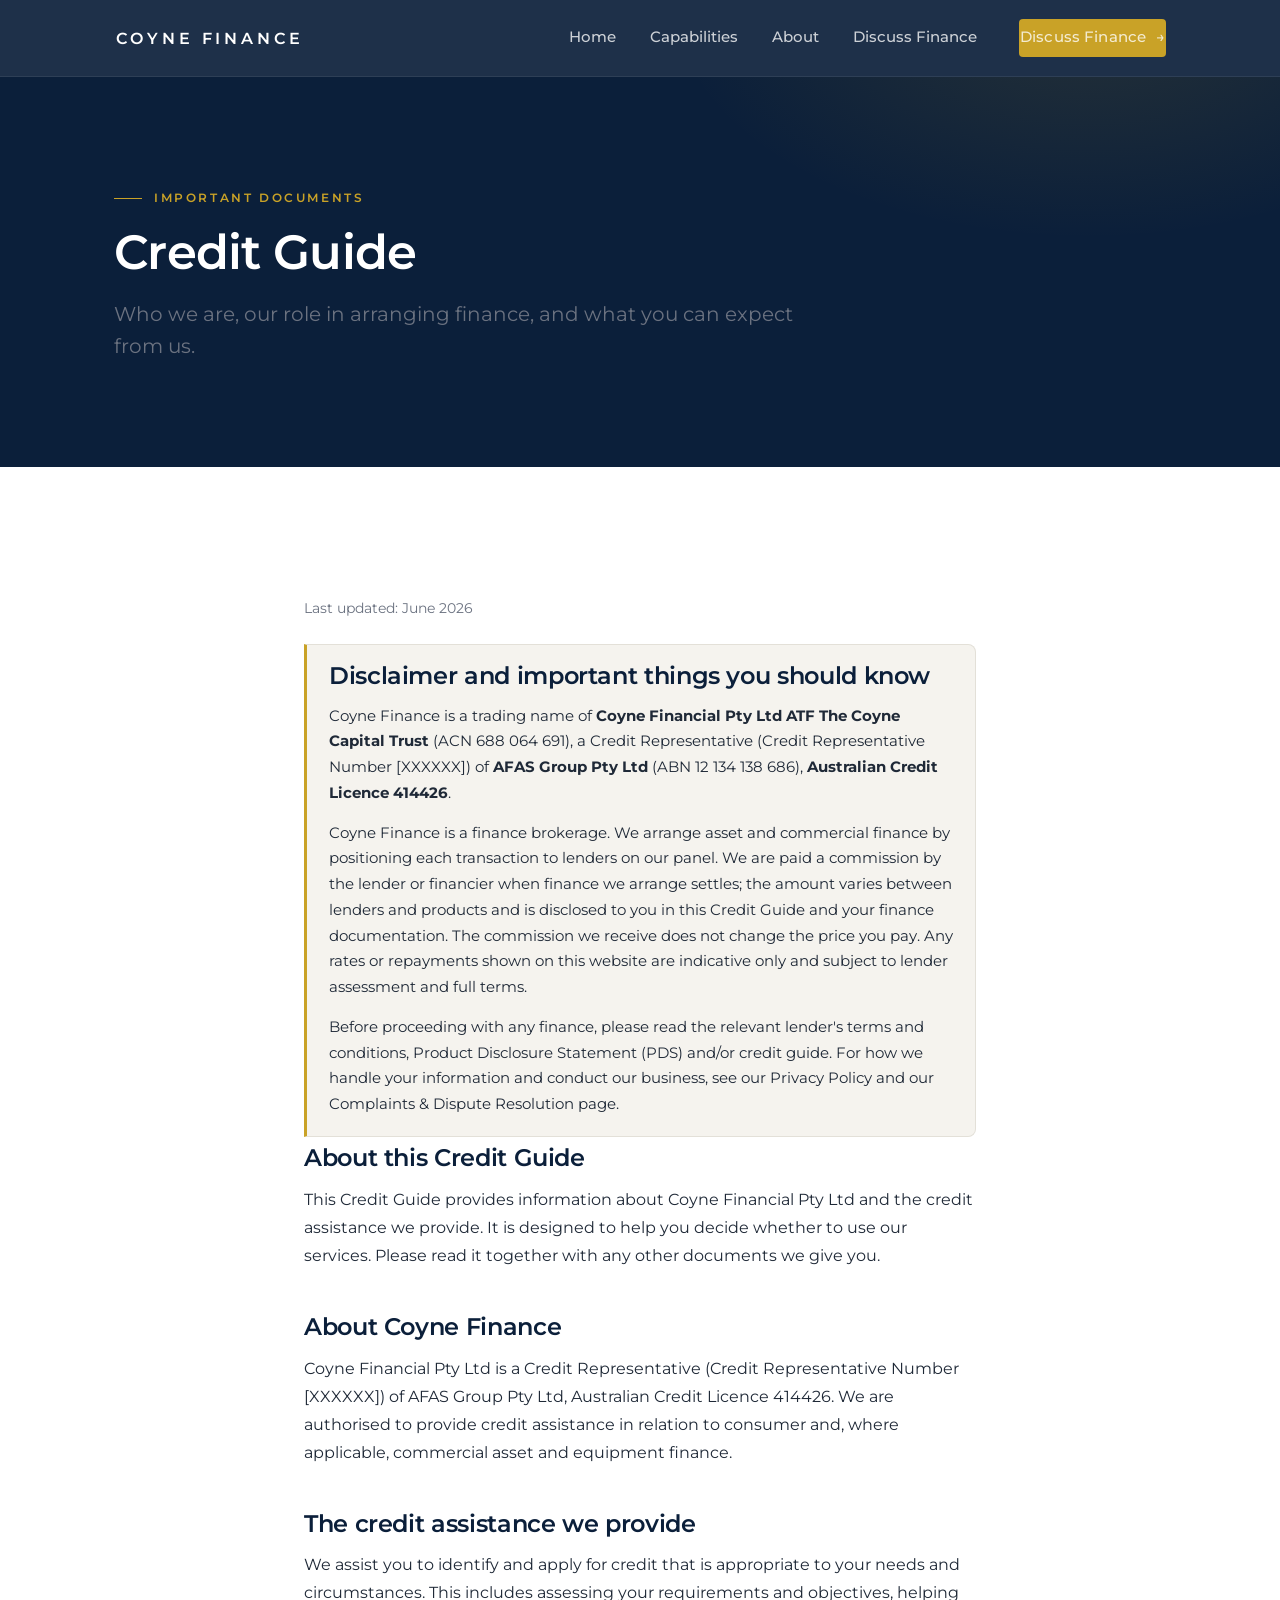
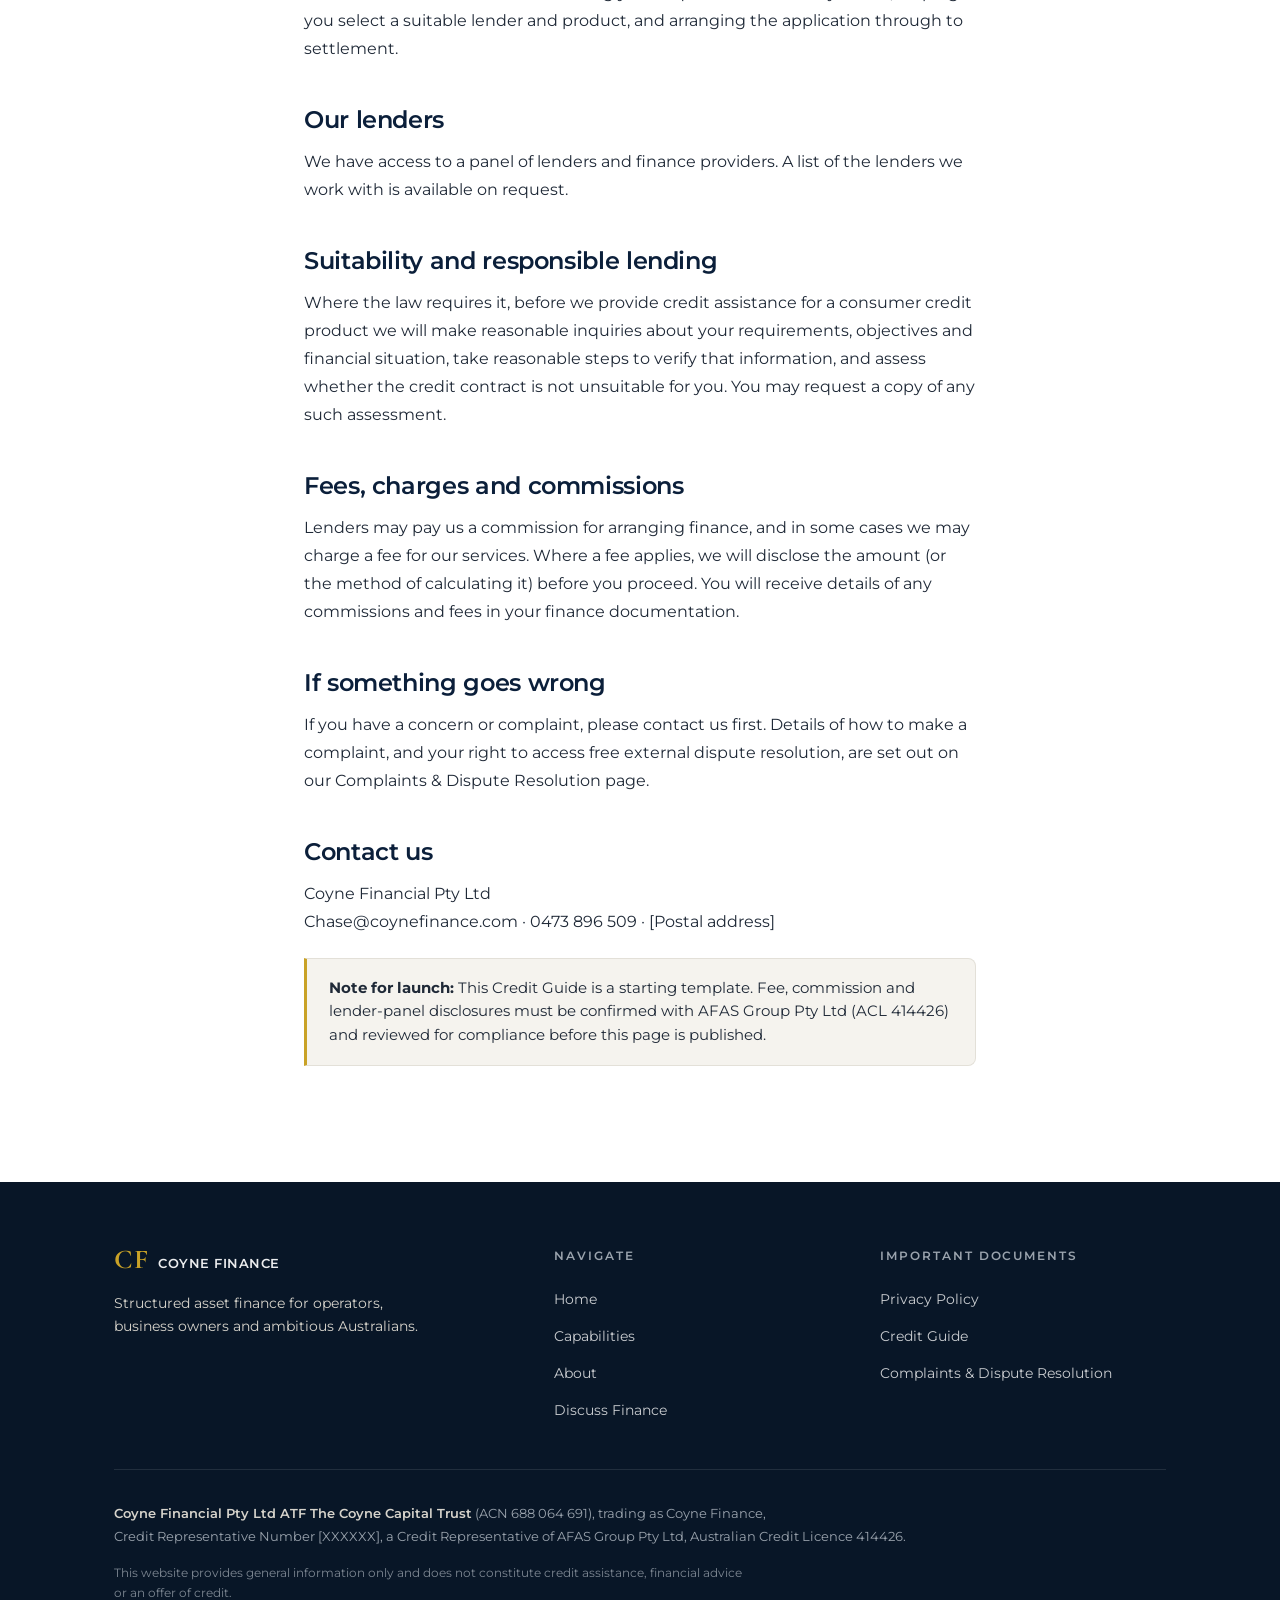
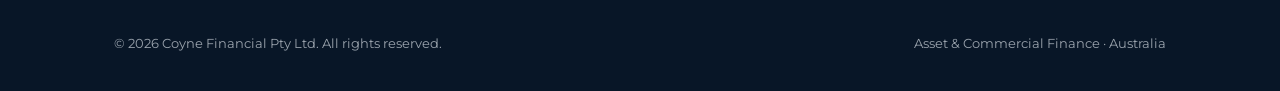
<file: credit-guide.html>
<!DOCTYPE html>
<html lang="en-AU">
<head>
  <meta charset="UTF-8" />
  <meta name="viewport" content="width=device-width, initial-scale=1.0" />
  <title>Credit Guide | Coyne Finance</title>
  <meta name="description" content="Information about Coyne Finance, our role as a credit representative, and what you can expect when we arrange finance for you." />
  <meta name="theme-color" content="#0B1F3A" />
  <link rel="preconnect" href="https://fonts.googleapis.com" />
  <link rel="preconnect" href="https://fonts.gstatic.com" crossorigin />
  <link href="https://fonts.googleapis.com/css2?family=Cormorant+Garamond:wght@600;700&family=Montserrat:wght@300;400;500;600;700&display=swap" rel="stylesheet" />
  <link rel="icon" type="image/svg+xml" href="assets/img/favicon.svg" />
  <link rel="stylesheet" href="assets/css/styles.css" />
</head>
<body>
  <a class="skip-link" href="#main">Skip to content</a>
  <header class="site-header">
    <div class="wrap nav">
      <a class="brand" href="index.html" aria-label="Coyne Finance home"><span class="brand__mark">CF</span><span class="brand__name">Coyne Finance</span></a>
      <nav id="nav-links" class="nav__links" aria-label="Primary">
        <a href="index.html">Home</a><a href="solutions.html">Capabilities</a><a href="about.html">About</a><a href="contact.html">Discuss Finance</a>
        <span class="nav__cta"><a class="btn btn--gold" href="contact.html">Discuss Finance <span class="arrow">→</span></a></span>
      </nav>
      <button class="nav__toggle" aria-label="Toggle menu" aria-expanded="false" aria-controls="nav-links"><span></span><span></span><span></span></button>
    </div>
  </header>

  <main id="main">
    <section class="page-hero">
      <div class="wrap"><span class="eyebrow">Important documents</span><h1 class="h-display" style="font-size:clamp(2rem,4vw,3rem)">Credit Guide</h1><p class="lead">Who we are, our role in arranging finance, and what you can expect from us.</p></div>
    </section>

    <section class="section">
      <div class="wrap doc">
        <!-- LEGAL REVIEW REQUIRED: Starting template under the National Consumer Credit Protection Act 2009 (Cth).
             Coyne Finance is a Credit Representative of AFAS Group Pty Ltd (ACL 414426). Confirm all bracketed
             content, fee disclosures and lender panel details with AFAS Group Pty Ltd (via Optimise Aggregation) before publishing. -->
        <p class="meta">Last updated: June 2026</p>

        <div class="note-box">
          <h2 style="margin-top:0">Disclaimer and important things you should know</h2>
          <p>Coyne Finance is a trading name of <strong>Coyne Financial Pty Ltd ATF The Coyne Capital Trust</strong> (ACN 688 064 691), a Credit Representative (Credit Representative Number <!-- TODO: confirm before launch -->[XXXXXX]) of <strong>AFAS Group Pty Ltd</strong> (ABN 12 134 138 686), <strong>Australian Credit Licence 414426</strong>.</p>
          <p>Coyne Finance is a finance brokerage. We arrange asset and commercial finance by positioning each transaction to lenders on our panel. We are paid a commission by the lender or financier when finance we arrange settles; the amount varies between lenders and products and is disclosed to you in this Credit Guide and your finance documentation. The commission we receive does not change the price you pay. Any rates or repayments shown on this website are indicative only and subject to lender assessment and full terms.</p>
          <p>Before proceeding with any finance, please read the relevant lender's terms and conditions, Product Disclosure Statement (PDS) and/or credit guide. For how we handle your information and conduct our business, see our <a href="privacy.html">Privacy Policy</a> and our <a href="complaints.html">Complaints &amp; Dispute Resolution</a> page.</p>
        </div>

        <h2>About this Credit Guide</h2>
        <p>This Credit Guide provides information about Coyne Financial Pty Ltd and the credit assistance we provide. It is designed to help you decide whether to use our services. Please read it together with any other documents we give you.</p>

        <h2>About Coyne Finance</h2>
        <p>Coyne Financial Pty Ltd is a Credit Representative (Credit Representative Number <!-- TODO -->[XXXXXX]) of AFAS Group Pty Ltd, Australian Credit Licence 414426. We are authorised to provide credit assistance in relation to consumer and, where applicable, commercial asset and equipment finance.</p>

        <h2>The credit assistance we provide</h2>
        <p>We assist you to identify and apply for credit that is appropriate to your needs and circumstances. This includes assessing your requirements and objectives, helping you select a suitable lender and product, and arranging the application through to settlement.</p>

        <h2>Our lenders</h2>
        <p>We have access to a panel of lenders and finance providers. <!-- TODO: insert the lender panel disclosure provided by AFAS Group Pty Ltd (via Optimise Aggregation), including the names of lenders we use and, where required, the top lenders by volume. --> A list of the lenders we work with is available on request.</p>

        <h2>Suitability and responsible lending</h2>
        <p>Where the law requires it, before we provide credit assistance for a consumer credit product we will make reasonable inquiries about your requirements, objectives and financial situation, take reasonable steps to verify that information, and assess whether the credit contract is not unsuitable for you. You may request a copy of any such assessment.</p>

        <h2>Fees, charges and commissions</h2>
        <p><!-- TODO: confirm exact fee and commission disclosure with AFAS Group Pty Ltd (via Optimise Aggregation) before launch. --> Lenders may pay us a commission for arranging finance, and in some cases we may charge a fee for our services. Where a fee applies, we will disclose the amount (or the method of calculating it) before you proceed. You will receive details of any commissions and fees in your finance documentation.</p>

        <h2>If something goes wrong</h2>
        <p>If you have a concern or complaint, please contact us first. Details of how to make a complaint, and your right to access free external dispute resolution, are set out on our <a href="complaints.html">Complaints &amp; Dispute Resolution</a> page.</p>

        <h2>Contact us</h2>
        <p>Coyne Financial Pty Ltd<br /><!-- TODO: confirm contact details before launch -->Chase@coynefinance.com · 0473 896 509 · [Postal address]</p>

        <div class="note-box"><strong>Note for launch:</strong> This Credit Guide is a starting template. Fee, commission and lender-panel disclosures must be confirmed with AFAS Group Pty Ltd (ACL 414426) and reviewed for compliance before this page is published.</div>
      </div>
    </section>
  </main>

  <footer class="site-footer">
    <div class="wrap">
      <div class="footer-top">
        <div><a class="brand" href="index.html"><span class="brand__mark">CF</span><span class="brand__name">Coyne Finance</span></a><p class="footer-tagline">Structured asset finance for operators, business owners and ambitious Australians.</p></div>
        <div class="footer-col"><h4>Navigate</h4><a href="index.html">Home</a><a href="solutions.html">Capabilities</a><a href="about.html">About</a><a href="contact.html">Discuss Finance</a></div>
        <div class="footer-col"><h4>Important documents</h4><a href="privacy.html">Privacy Policy</a><a href="credit-guide.html">Credit Guide</a><a href="complaints.html">Complaints &amp; Dispute Resolution</a></div>
      </div>
      <div class="compliance"><strong>Coyne Financial Pty Ltd ATF The Coyne Capital Trust</strong> (ACN 688 064 691), trading as Coyne Finance,<br />Credit Representative Number <!-- TODO: confirm before launch -->[XXXXXX], a Credit Representative of AFAS Group Pty Ltd, Australian Credit Licence 414426.</div>
      <p class="disclaimer">This website provides general information only and does not constitute credit assistance, financial advice or an offer of credit.</p>
      <div class="footer-bottom"><span>© <span id="year">2026</span> Coyne Financial Pty Ltd. All rights reserved.</span><span>Asset &amp; Commercial Finance · Australia</span></div>
    </div>
  </footer>
  <script src="assets/js/main.js"></script>
</body>
</html>
</file>
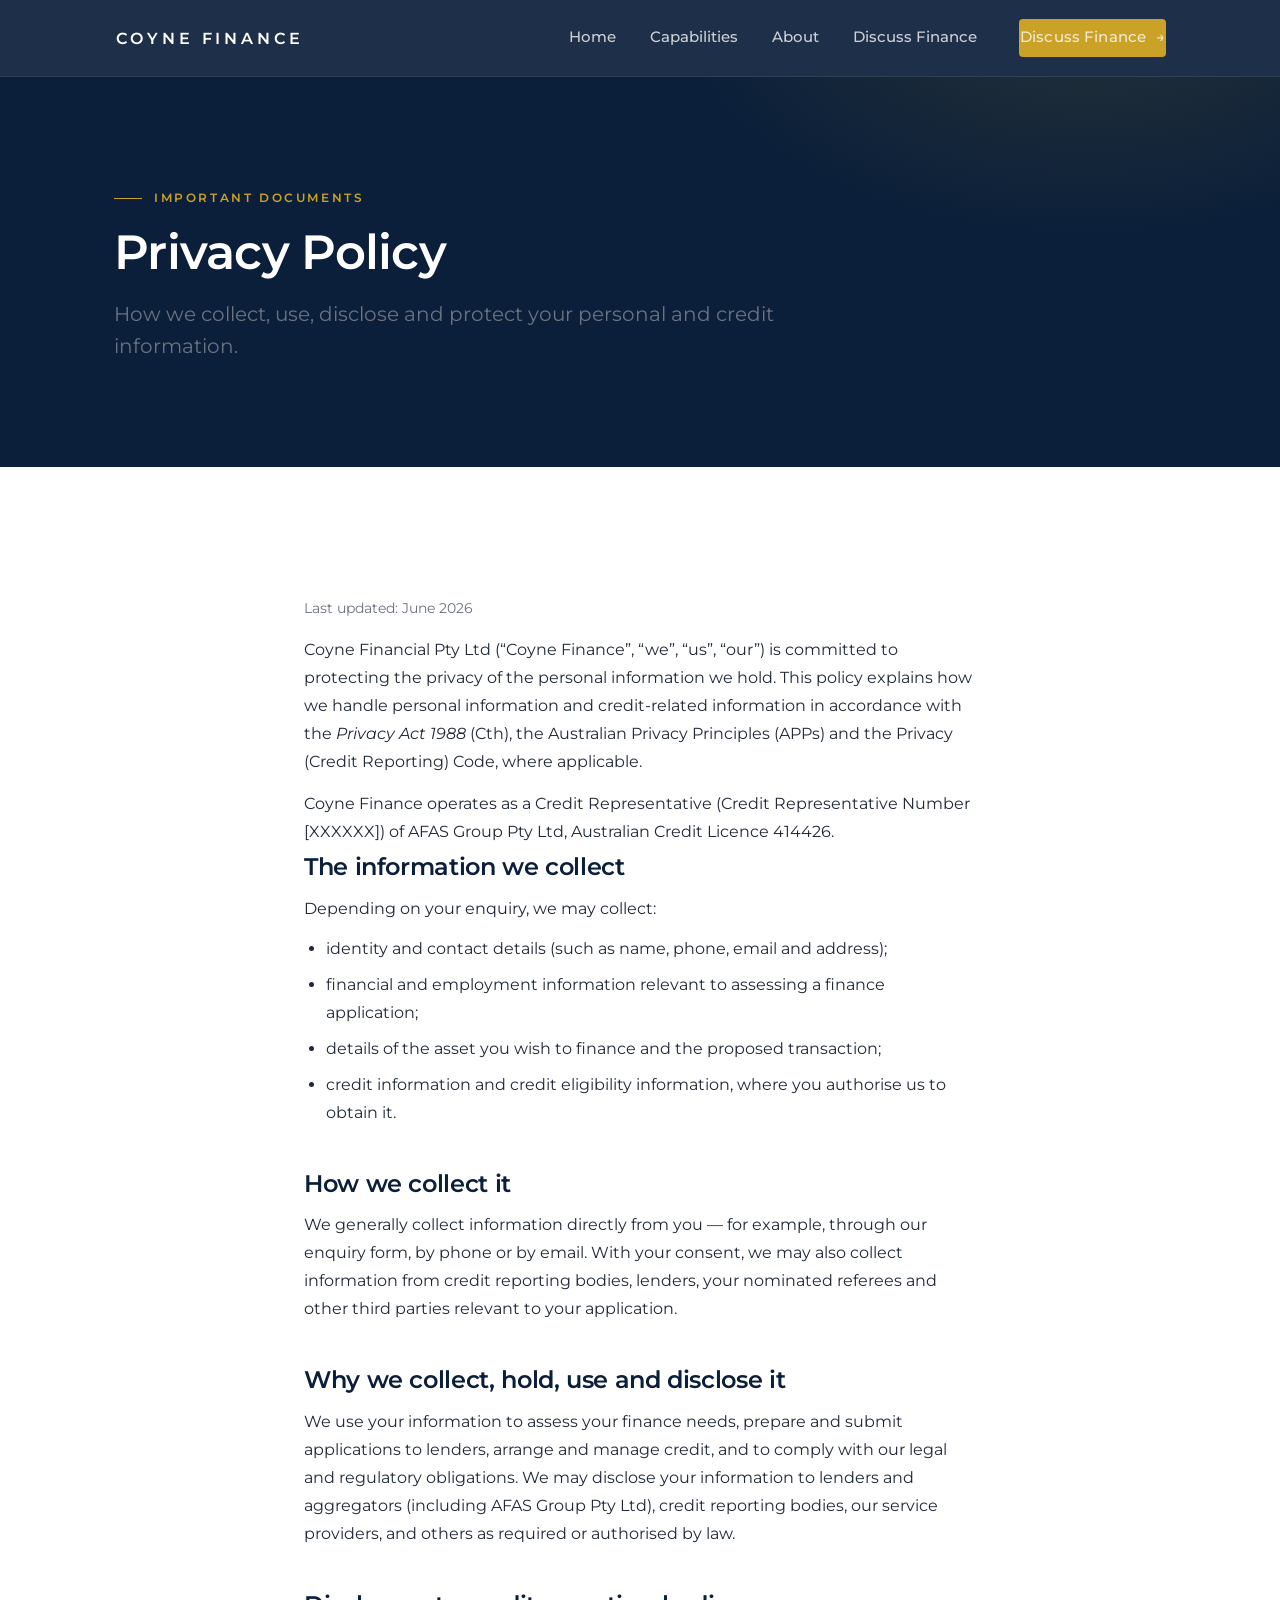
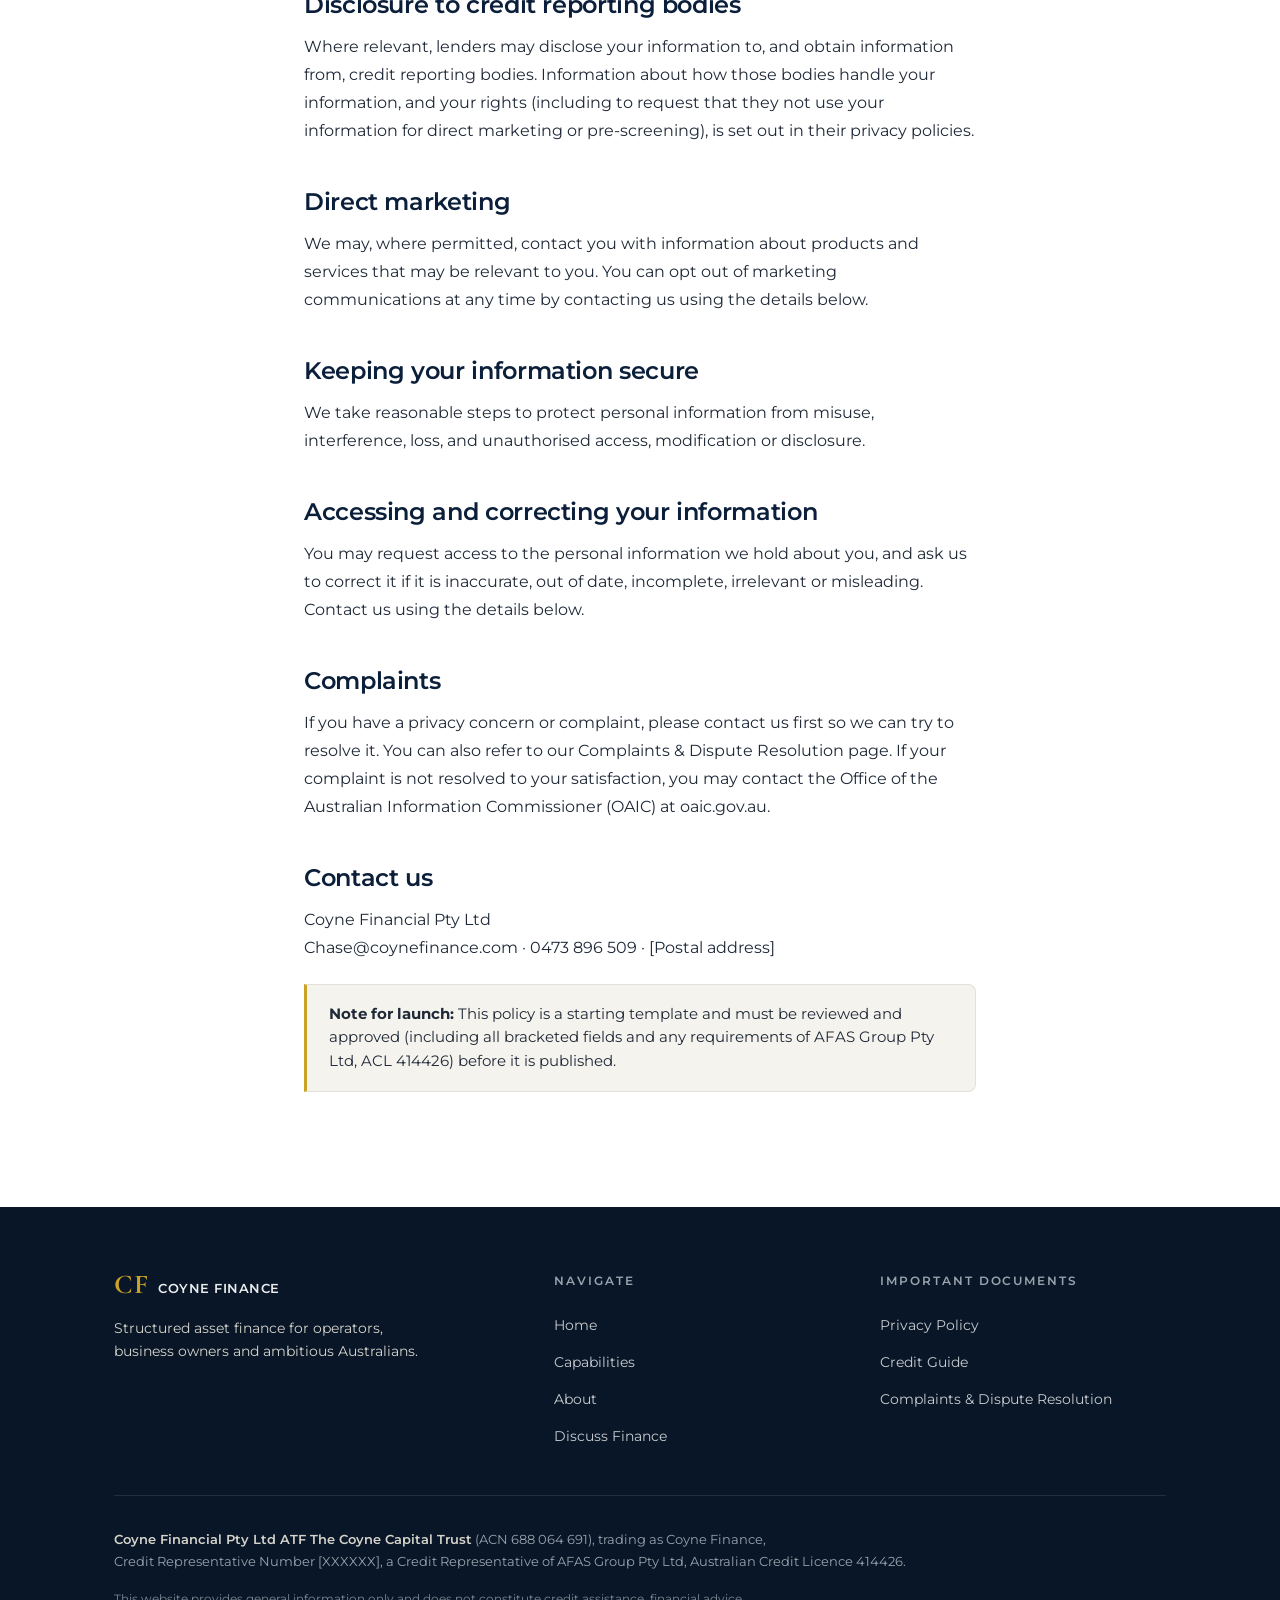
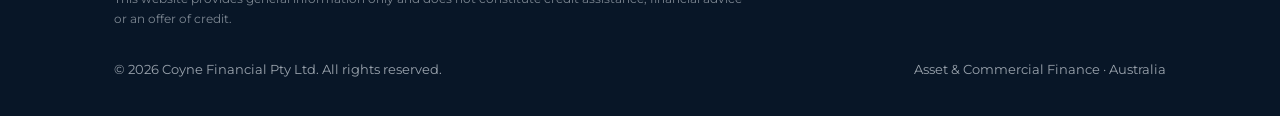
<file: privacy.html>
<!DOCTYPE html>
<html lang="en-AU">
<head>
  <meta charset="UTF-8" />
  <meta name="viewport" content="width=device-width, initial-scale=1.0" />
  <title>Privacy Policy | Coyne Finance</title>
  <meta name="description" content="How Coyne Finance collects, uses, discloses and protects your personal and credit information." />
  <meta name="robots" content="index,follow" />
  <meta name="theme-color" content="#0B1F3A" />
  <link rel="preconnect" href="https://fonts.googleapis.com" />
  <link rel="preconnect" href="https://fonts.gstatic.com" crossorigin />
  <link href="https://fonts.googleapis.com/css2?family=Cormorant+Garamond:wght@600;700&family=Montserrat:wght@300;400;500;600;700&display=swap" rel="stylesheet" />
  <link rel="icon" type="image/svg+xml" href="assets/img/favicon.svg" />
  <link rel="stylesheet" href="assets/css/styles.css" />
</head>
<body>
  <a class="skip-link" href="#main">Skip to content</a>
  <header class="site-header">
    <div class="wrap nav">
      <a class="brand" href="index.html" aria-label="Coyne Finance home"><span class="brand__mark">CF</span><span class="brand__name">Coyne Finance</span></a>
      <nav id="nav-links" class="nav__links" aria-label="Primary">
        <a href="index.html">Home</a><a href="solutions.html">Capabilities</a><a href="about.html">About</a><a href="contact.html">Discuss Finance</a>
        <span class="nav__cta"><a class="btn btn--gold" href="contact.html">Discuss Finance <span class="arrow">→</span></a></span>
      </nav>
      <button class="nav__toggle" aria-label="Toggle menu" aria-expanded="false" aria-controls="nav-links"><span></span><span></span><span></span></button>
    </div>
  </header>

  <main id="main">
    <section class="page-hero">
      <div class="wrap"><span class="eyebrow">Important documents</span><h1 class="h-display" style="font-size:clamp(2rem,4vw,3rem)">Privacy Policy</h1><p class="lead">How we collect, use, disclose and protect your personal and credit information.</p></div>
    </section>

    <section class="section">
      <div class="wrap doc">
        <!-- LEGAL REVIEW REQUIRED: This is a starting template aligned to the Privacy Act 1988 (Cth),
             the Australian Privacy Principles and the Privacy (Credit Reporting) Code. Have it reviewed
             and approved (including by AFAS Group Pty Ltd (via Optimise Aggregation), ACL 414426) before publishing. Confirm all bracketed fields. -->
        <p class="meta">Last updated: June 2026</p>

        <p>Coyne Financial Pty Ltd (“Coyne Finance”, “we”, “us”, “our”) is committed to protecting the privacy of the personal information we hold. This policy explains how we handle personal information and credit-related information in accordance with the <em>Privacy Act 1988</em> (Cth), the Australian Privacy Principles (APPs) and the Privacy (Credit Reporting) Code, where applicable.</p>
        <p>Coyne Finance operates as a Credit Representative (Credit Representative Number <!-- TODO -->[XXXXXX]) of AFAS Group Pty Ltd, Australian Credit Licence 414426.</p>

        <h2>The information we collect</h2>
        <p>Depending on your enquiry, we may collect:</p>
        <ul>
          <li>identity and contact details (such as name, phone, email and address);</li>
          <li>financial and employment information relevant to assessing a finance application;</li>
          <li>details of the asset you wish to finance and the proposed transaction;</li>
          <li>credit information and credit eligibility information, where you authorise us to obtain it.</li>
        </ul>

        <h2>How we collect it</h2>
        <p>We generally collect information directly from you — for example, through our enquiry form, by phone or by email. With your consent, we may also collect information from credit reporting bodies, lenders, your nominated referees and other third parties relevant to your application.</p>

        <h2>Why we collect, hold, use and disclose it</h2>
        <p>We use your information to assess your finance needs, prepare and submit applications to lenders, arrange and manage credit, and to comply with our legal and regulatory obligations. We may disclose your information to lenders and aggregators (including AFAS Group Pty Ltd), credit reporting bodies, our service providers, and others as required or authorised by law.</p>

        <h2>Disclosure to credit reporting bodies</h2>
        <p>Where relevant, lenders may disclose your information to, and obtain information from, credit reporting bodies. Information about how those bodies handle your information, and your rights (including to request that they not use your information for direct marketing or pre-screening), is set out in their privacy policies. <!-- TODO: list the credit reporting bodies used and link their policies. --></p>

        <h2>Direct marketing</h2>
        <p>We may, where permitted, contact you with information about products and services that may be relevant to you. You can opt out of marketing communications at any time by contacting us using the details below.</p>

        <h2>Keeping your information secure</h2>
        <p>We take reasonable steps to protect personal information from misuse, interference, loss, and unauthorised access, modification or disclosure.</p>

        <h2>Accessing and correcting your information</h2>
        <p>You may request access to the personal information we hold about you, and ask us to correct it if it is inaccurate, out of date, incomplete, irrelevant or misleading. Contact us using the details below.</p>

        <h2>Complaints</h2>
        <p>If you have a privacy concern or complaint, please contact us first so we can try to resolve it. You can also refer to our <a href="complaints.html">Complaints &amp; Dispute Resolution</a> page. If your complaint is not resolved to your satisfaction, you may contact the Office of the Australian Information Commissioner (OAIC) at oaic.gov.au.</p>

        <h2>Contact us</h2>
        <p>Coyne Financial Pty Ltd<br /><!-- TODO: confirm contact details before launch -->Chase@coynefinance.com · 0473 896 509 · [Postal address]</p>

        <div class="note-box"><strong>Note for launch:</strong> This policy is a starting template and must be reviewed and approved (including all bracketed fields and any requirements of AFAS Group Pty Ltd, ACL 414426) before it is published.</div>
      </div>
    </section>
  </main>

  <footer class="site-footer">
    <div class="wrap">
      <div class="footer-top">
        <div><a class="brand" href="index.html"><span class="brand__mark">CF</span><span class="brand__name">Coyne Finance</span></a><p class="footer-tagline">Structured asset finance for operators, business owners and ambitious Australians.</p></div>
        <div class="footer-col"><h4>Navigate</h4><a href="index.html">Home</a><a href="solutions.html">Capabilities</a><a href="about.html">About</a><a href="contact.html">Discuss Finance</a></div>
        <div class="footer-col"><h4>Important documents</h4><a href="privacy.html">Privacy Policy</a><a href="credit-guide.html">Credit Guide</a><a href="complaints.html">Complaints &amp; Dispute Resolution</a></div>
      </div>
      <div class="compliance"><strong>Coyne Financial Pty Ltd ATF The Coyne Capital Trust</strong> (ACN 688 064 691), trading as Coyne Finance,<br />Credit Representative Number <!-- TODO: confirm before launch -->[XXXXXX], a Credit Representative of AFAS Group Pty Ltd, Australian Credit Licence 414426.</div>
      <p class="disclaimer">This website provides general information only and does not constitute credit assistance, financial advice or an offer of credit.</p>
      <div class="footer-bottom"><span>© <span id="year">2026</span> Coyne Financial Pty Ltd. All rights reserved.</span><span>Asset &amp; Commercial Finance · Australia</span></div>
    </div>
  </footer>
  <script src="assets/js/main.js"></script>
</body>
</html>
</file>
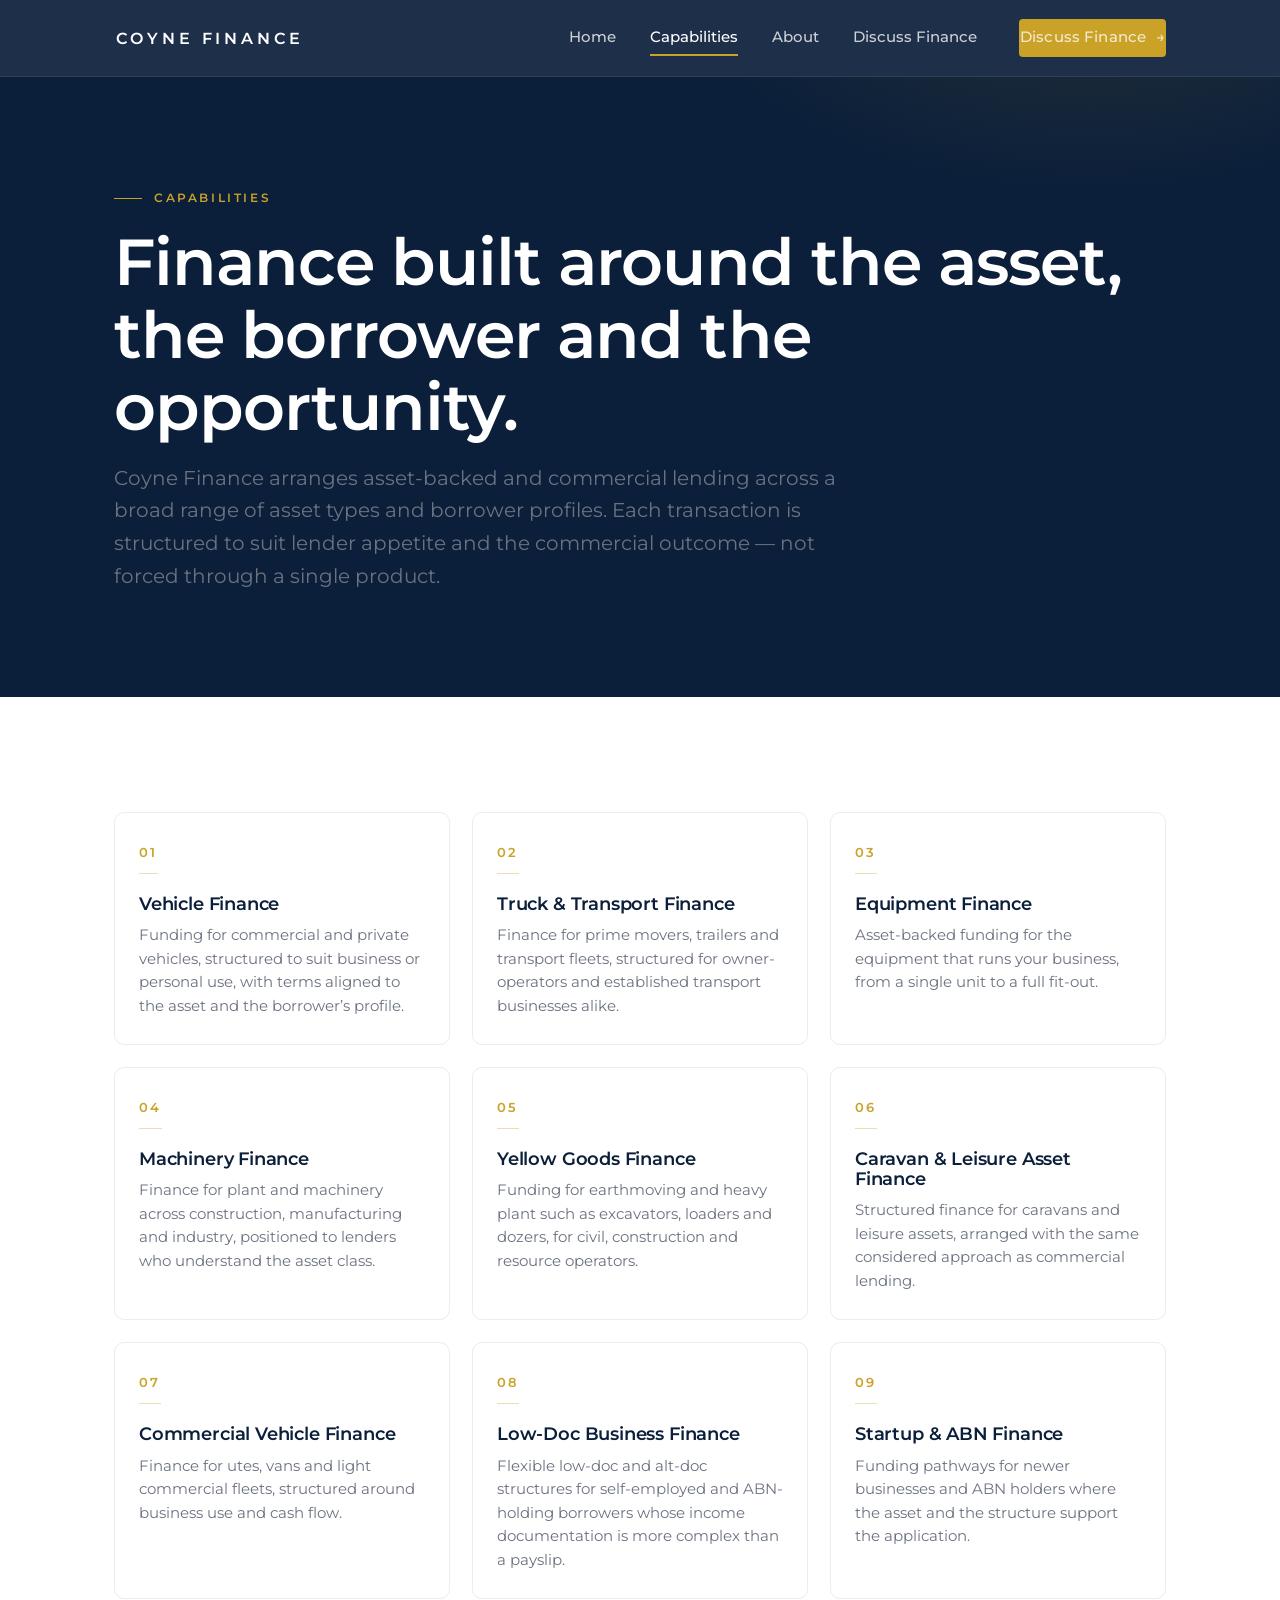
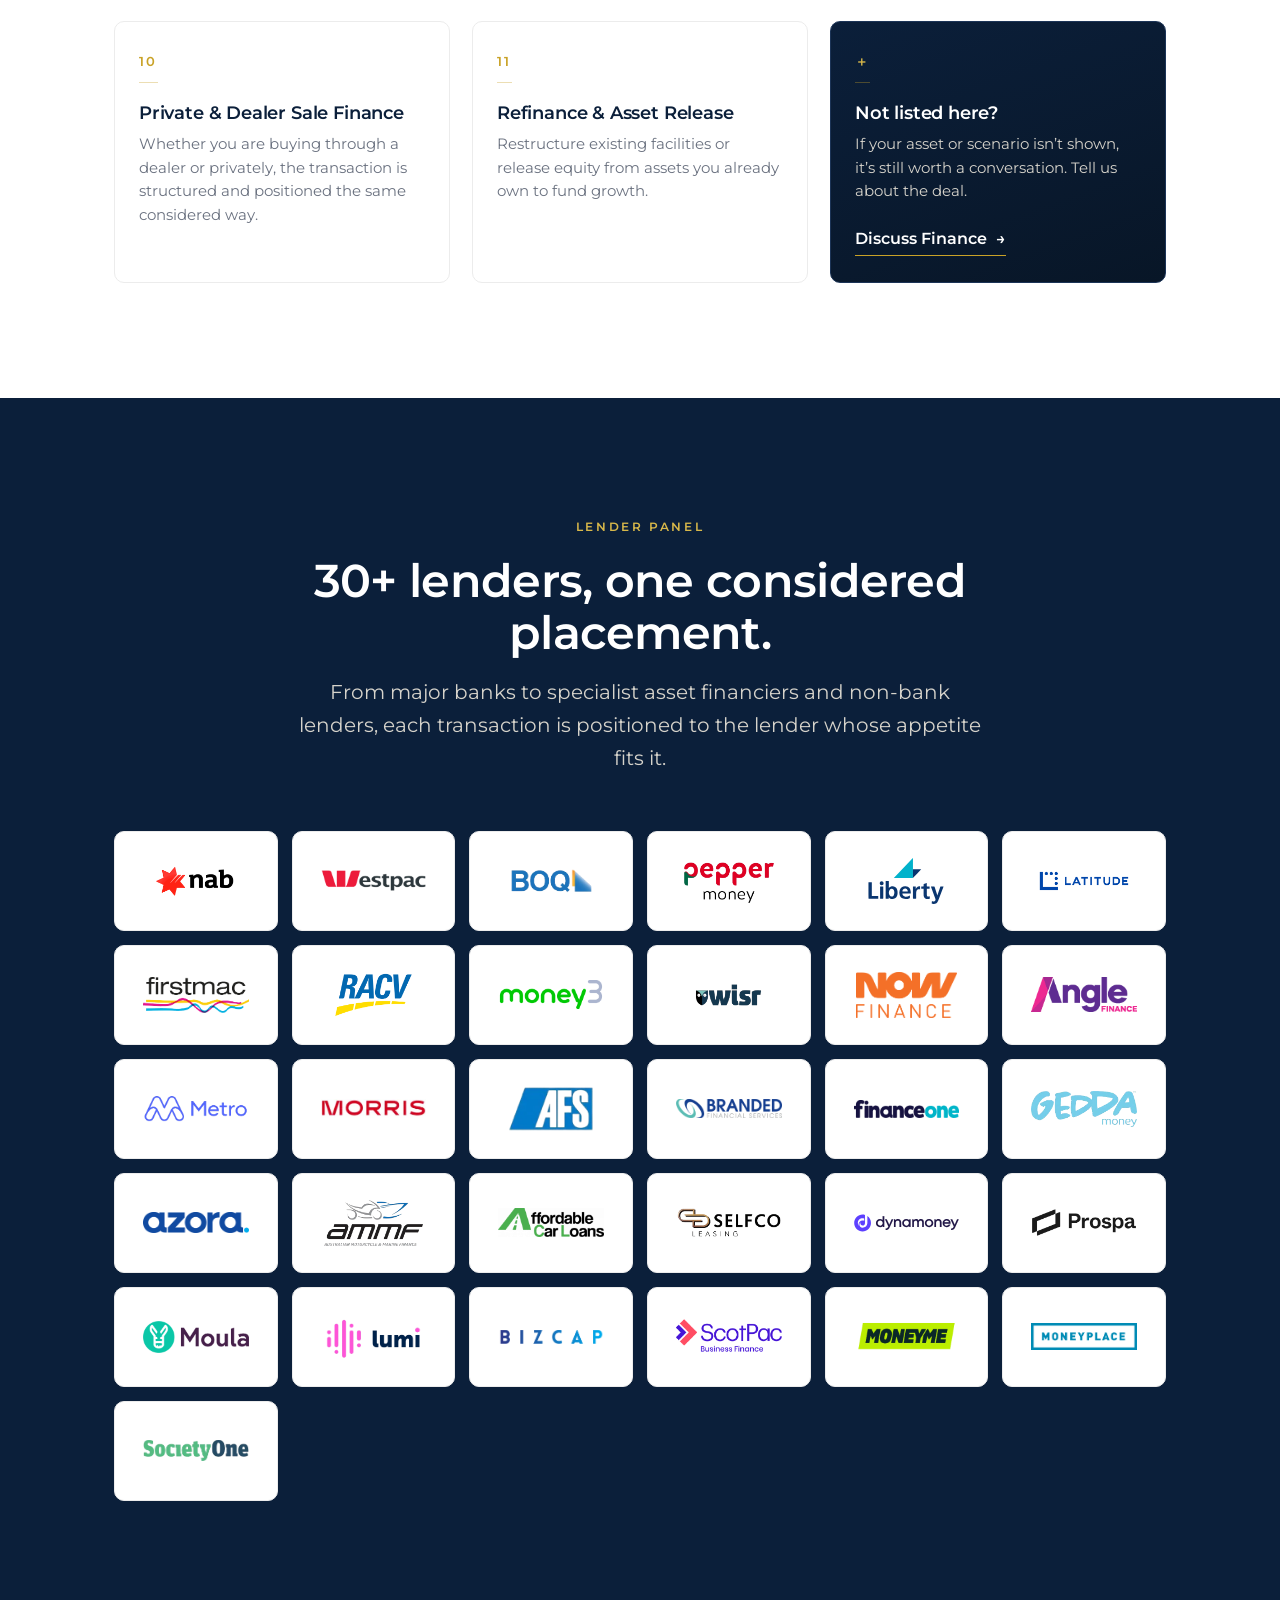
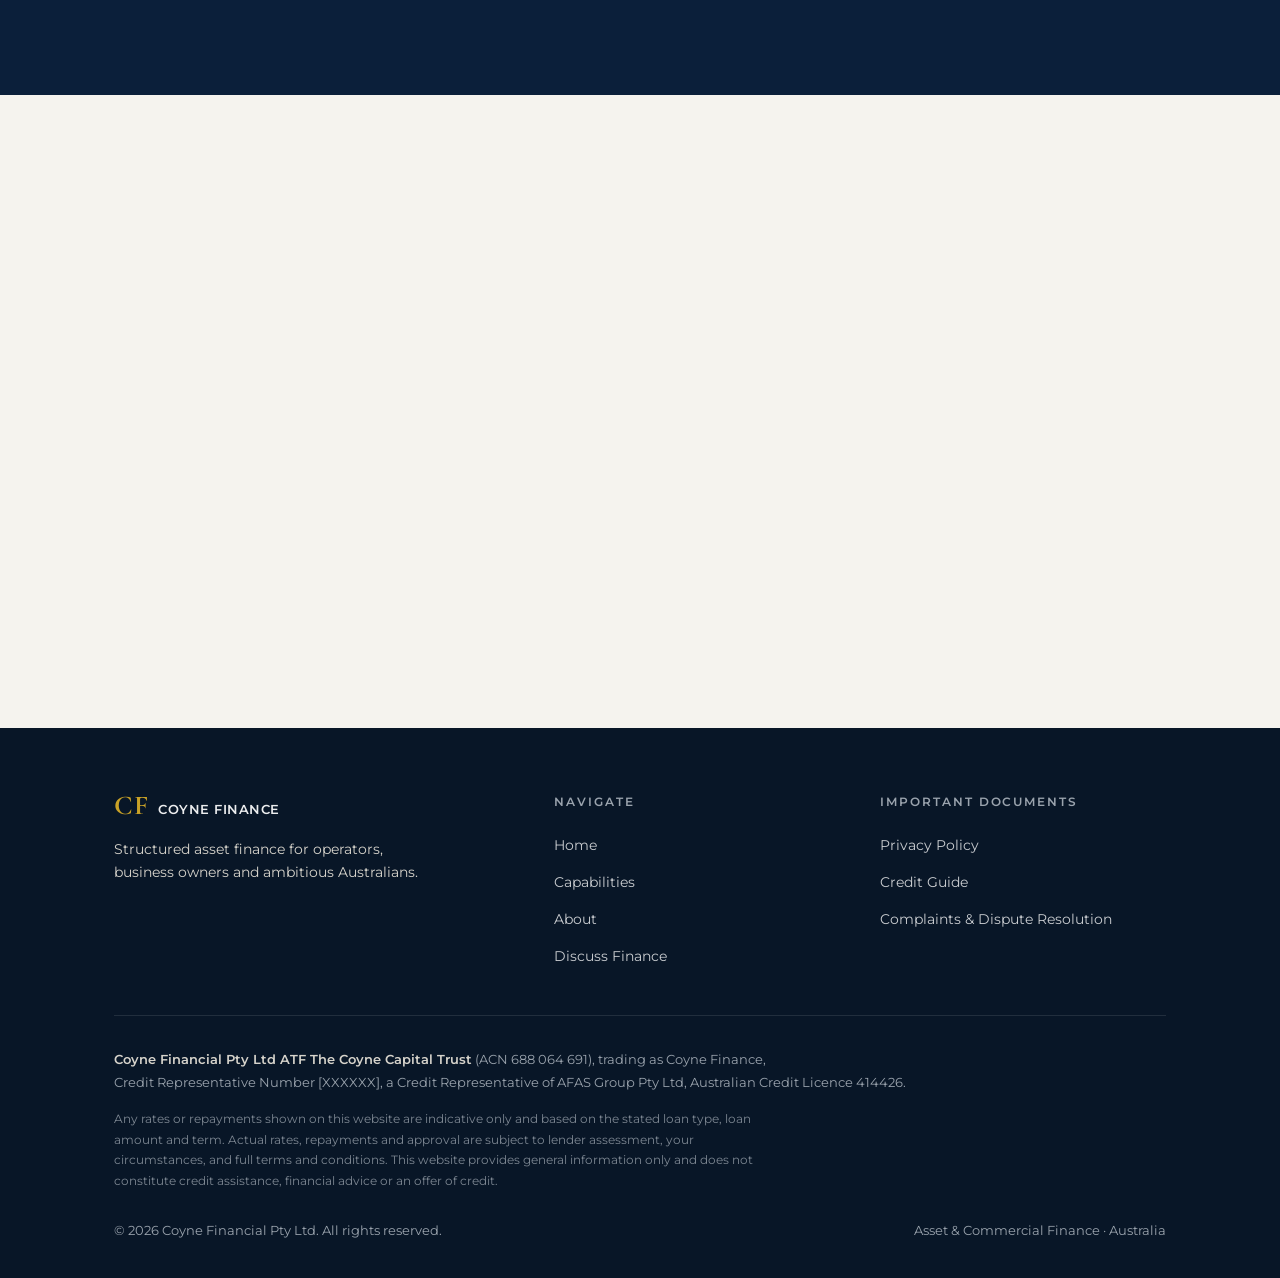
<file: solutions.html>
<!DOCTYPE html>
<html lang="en-AU">
<head>
  <meta charset="UTF-8" />
  <meta name="viewport" content="width=device-width, initial-scale=1.0" />
  <title>Finance Solutions | Coyne Finance</title>
  <meta name="description" content="Vehicle, truck, equipment and machinery finance, low-doc business lending, private and dealer sale finance, refinance and asset release, structured for commercial and private borrowers across Australia." />
  <meta name="theme-color" content="#0B1F3A" />
  <link rel="preconnect" href="https://fonts.googleapis.com" />
  <link rel="preconnect" href="https://fonts.gstatic.com" crossorigin />
  <link href="https://fonts.googleapis.com/css2?family=Cormorant+Garamond:wght@600;700&family=Montserrat:wght@300;400;500;600;700&display=swap" rel="stylesheet" />
  <link rel="icon" type="image/svg+xml" href="assets/img/favicon.svg" />
  <link rel="stylesheet" href="assets/css/styles.css" />
</head>
<body>
  <a class="skip-link" href="#main">Skip to content</a>
  <header class="site-header">
    <div class="wrap nav">
      <a class="brand" href="index.html" aria-label="Coyne Finance home">
        <span class="brand__mark">CF</span><span class="brand__name">Coyne Finance</span>
      </a>
      <nav id="nav-links" class="nav__links" aria-label="Primary">
        <a href="index.html">Home</a>
        <a href="solutions.html" aria-current="page">Capabilities</a>
        <a href="about.html">About</a>
        <a href="contact.html">Discuss Finance</a>
        <span class="nav__cta"><a class="btn btn--gold" href="contact.html">Discuss Finance <span class="arrow">→</span></a></span>
      </nav>
      <button class="nav__toggle" aria-label="Toggle menu" aria-expanded="false" aria-controls="nav-links"><span></span><span></span><span></span></button>
    </div>
  </header>

  <main id="main">
    <section class="page-hero">
      <div class="wrap">
        <span class="eyebrow" data-reveal>Capabilities</span>
        <h1 class="h-display" data-reveal data-delay="1">Finance built around the asset, the borrower and the opportunity.</h1>
        <p class="lead" data-reveal data-delay="2">Coyne Finance arranges asset-backed and commercial lending across a broad range of asset types and borrower profiles. Each transaction is structured to suit lender appetite and the commercial outcome — not forced through a single product.</p>
      </div>
    </section>

    <section class="section">
      <div class="wrap">
        <div class="grid grid--3">
          <article class="card cat" data-reveal><div class="card__num">01</div><h3>Vehicle Finance</h3><p>Funding for commercial and private vehicles, structured to suit business or personal use, with terms aligned to the asset and the borrower’s profile.</p></article>
          <article class="card cat" data-reveal data-delay="1"><div class="card__num">02</div><h3>Truck &amp; Transport Finance</h3><p>Finance for prime movers, trailers and transport fleets, structured for owner-operators and established transport businesses alike.</p></article>
          <article class="card cat" data-reveal data-delay="2"><div class="card__num">03</div><h3>Equipment Finance</h3><p>Asset-backed funding for the equipment that runs your business, from a single unit to a full fit-out.</p></article>
          <article class="card cat" data-reveal><div class="card__num">04</div><h3>Machinery Finance</h3><p>Finance for plant and machinery across construction, manufacturing and industry, positioned to lenders who understand the asset class.</p></article>
          <article class="card cat" data-reveal data-delay="1"><div class="card__num">05</div><h3>Yellow Goods Finance</h3><p>Funding for earthmoving and heavy plant such as excavators, loaders and dozers, for civil, construction and resource operators.</p></article>
          <article class="card cat" data-reveal data-delay="2"><div class="card__num">06</div><h3>Caravan &amp; Leisure Asset Finance</h3><p>Structured finance for caravans and leisure assets, arranged with the same considered approach as commercial lending.</p></article>
          <article class="card cat" data-reveal><div class="card__num">07</div><h3>Commercial Vehicle Finance</h3><p>Finance for utes, vans and light commercial fleets, structured around business use and cash flow.</p></article>
          <article class="card cat" data-reveal data-delay="1"><div class="card__num">08</div><h3>Low-Doc Business Finance</h3><p>Flexible low-doc and alt-doc structures for self-employed and ABN-holding borrowers whose income documentation is more complex than a payslip.</p></article>
          <article class="card cat" data-reveal data-delay="2"><div class="card__num">09</div><h3>Startup &amp; ABN Finance</h3><p>Funding pathways for newer businesses and ABN holders where the asset and the structure support the application.</p></article>
          <article class="card cat" data-reveal><div class="card__num">10</div><h3>Private &amp; Dealer Sale Finance</h3><p>Whether you are buying through a dealer or privately, the transaction is structured and positioned the same considered way.</p></article>
          <article class="card cat" data-reveal data-delay="1"><div class="card__num">11</div><h3>Refinance &amp; Asset Release</h3><p>Restructure existing facilities or release equity from assets you already own to fund growth.</p></article>
          <article class="card cat" data-reveal data-delay="2" style="background:linear-gradient(160deg,var(--navy),var(--navy-deep));border-color:var(--navy-line);">
            <div class="card__num" style="color:var(--gold-soft)">＋</div>
            <h3 style="color:#fff">Not listed here?</h3>
            <p style="color:var(--stone)">If your asset or scenario isn’t shown, it’s still worth a conversation. Tell us about the deal.</p>
            <a class="textlink mt-s" href="contact.html" style="color:#fff">Discuss Finance <span class="arrow">→</span></a>
          </article>
        </div>
      </div>
    </section>

    <!-- ============ LENDER PANEL ============ -->
    <section class="section section--navy" id="lenders">
      <div class="wrap">
        <div class="s-head s-head--center" data-reveal>
          <span class="eyebrow">Lender panel</span>
          <h2>30+ lenders, one considered placement.</h2>
          <p class="lead" style="margin-inline:auto;">From major banks to specialist asset financiers and non-bank lenders, each transaction is positioned to the lender whose appetite fits it.</p>
        </div>
        <ul class="lender-grid mt-l" data-reveal aria-label="Lenders on our panel">
          <li><img class="lender-logo" src="assets/img/lenders/nab.png" alt="NAB" loading="lazy" onerror="this.remove()"><span class="lender-name">NAB</span></li>
          <li><img class="lender-logo" src="assets/img/lenders/westpac.webp" alt="Westpac" loading="lazy" onerror="this.remove()"><span class="lender-name">Westpac</span></li>
          <li><img class="lender-logo" src="assets/img/lenders/bank-of-queensland.webp" alt="Bank of Queensland" loading="lazy" onerror="this.remove()"><span class="lender-name">Bank of Queensland</span></li>
          <li><img class="lender-logo" src="assets/img/lenders/pepper-money.webp" alt="Pepper Money" loading="lazy" onerror="this.remove()"><span class="lender-name">Pepper Money</span></li>
          <li><img class="lender-logo" src="assets/img/lenders/liberty.svg" alt="Liberty" loading="lazy" onerror="this.remove()"><span class="lender-name">Liberty</span></li>
          <li><img class="lender-logo" src="assets/img/lenders/latitude.webp" alt="Latitude" loading="lazy" onerror="this.remove()"><span class="lender-name">Latitude</span></li>
          <li><img class="lender-logo" src="assets/img/lenders/firstmac.webp" alt="Firstmac" loading="lazy" onerror="this.remove()"><span class="lender-name">Firstmac</span></li>
          <li><img class="lender-logo" src="assets/img/lenders/racv.webp" alt="RACV" loading="lazy" onerror="this.remove()"><span class="lender-name">RACV</span></li>
          <li><img class="lender-logo" src="assets/img/lenders/money3.webp" alt="Money3" loading="lazy" onerror="this.remove()"><span class="lender-name">Money3</span></li>
          <li><img class="lender-logo" src="assets/img/lenders/wisr.svg" alt="Wisr" loading="lazy" onerror="this.remove()"><span class="lender-name">Wisr</span></li>
          <li><img class="lender-logo" src="assets/img/lenders/now-finance.webp" alt="Now Finance" loading="lazy" onerror="this.remove()"><span class="lender-name">Now Finance</span></li>
          <li><img class="lender-logo" src="assets/img/lenders/angle-finance.webp" alt="Angle Finance" loading="lazy" onerror="this.remove()"><span class="lender-name">Angle Finance</span></li>
          <li><img class="lender-logo" src="assets/img/lenders/metro.webp" alt="Metro Finance" loading="lazy" onerror="this.remove()"><span class="lender-name">Metro Finance</span></li>
          <li><img class="lender-logo" src="assets/img/lenders/morris.webp" alt="Morris Finance" loading="lazy" onerror="this.remove()"><span class="lender-name">Morris Finance</span></li>
          <li><img class="lender-logo" src="assets/img/lenders/automotive-financial.webp" alt="Automotive Financial Services" loading="lazy" onerror="this.remove()"><span class="lender-name">Automotive Financial Services</span></li>
          <li><img class="lender-logo" src="assets/img/lenders/branded-financial.webp" alt="Branded Financial Services" loading="lazy" onerror="this.remove()"><span class="lender-name">Branded Financial Services</span></li>
          <li><img class="lender-logo" src="assets/img/lenders/finance-one.webp" alt="Finance One" loading="lazy" onerror="this.remove()"><span class="lender-name">Finance One</span></li>
          <li><img class="lender-logo" src="assets/img/lenders/gedda.webp" alt="Gedda Money" loading="lazy" onerror="this.remove()"><span class="lender-name">Gedda Money</span></li>
          <li><img class="lender-logo" src="assets/img/lenders/azora.webp" alt="Azora" loading="lazy" onerror="this.remove()"><span class="lender-name">Azora</span></li>
          <li><img class="lender-logo" src="assets/img/lenders/ammf.webp" alt="Australian Motorcycle & Marine Finance" loading="lazy" onerror="this.remove()"><span class="lender-name">Australian Motorcycle & Marine Finance</span></li>
          <li><img class="lender-logo" src="assets/img/lenders/affordable-car-loans.webp" alt="Affordable Car Loans" loading="lazy" onerror="this.remove()"><span class="lender-name">Affordable Car Loans</span></li>
          <li><img class="lender-logo" src="assets/img/lenders/selfco.webp" alt="SelfCo" loading="lazy" onerror="this.remove()"><span class="lender-name">SelfCo</span></li>
          <li><img class="lender-logo" src="assets/img/lenders/dynamoney.svg" alt="Dynamoney" loading="lazy" onerror="this.remove()"><span class="lender-name">Dynamoney</span></li>
          <li><img class="lender-logo" src="assets/img/lenders/prospa.webp" alt="Prospa" loading="lazy" onerror="this.remove()"><span class="lender-name">Prospa</span></li>
          <li><img class="lender-logo" src="assets/img/lenders/moula.webp" alt="Moula" loading="lazy" onerror="this.remove()"><span class="lender-name">Moula</span></li>
          <li><img class="lender-logo" src="assets/img/lenders/lumi.webp" alt="Lumi" loading="lazy" onerror="this.remove()"><span class="lender-name">Lumi</span></li>
          <li><img class="lender-logo" src="assets/img/lenders/bizcap.webp" alt="Bizcap" loading="lazy" onerror="this.remove()"><span class="lender-name">Bizcap</span></li>
          <li><img class="lender-logo" src="assets/img/lenders/scotpac.png" alt="ScotPac" loading="lazy" onerror="this.remove()"><span class="lender-name">ScotPac</span></li>
          <li><img class="lender-logo" src="assets/img/lenders/moneyme.webp" alt="MoneyMe" loading="lazy" onerror="this.remove()"><span class="lender-name">MoneyMe</span></li>
          <li><img class="lender-logo" src="assets/img/lenders/moneyplace.webp" alt="MoneyPlace" loading="lazy" onerror="this.remove()"><span class="lender-name">MoneyPlace</span></li>
          <li><img class="lender-logo" src="assets/img/lenders/societyone.webp" alt="SocietyOne" loading="lazy" onerror="this.remove()"><span class="lender-name">SocietyOne</span></li>
        </ul>
        <p class="lender-note center mt-l" data-reveal>Lender access is subject to accreditation and may change.</p>
      </div>
    </section>

    <section class="section section--cream">
      <div class="wrap">
        <div class="cta-band" data-reveal>
          <span class="eyebrow" style="justify-content:center;">Not sure which pathway suits the deal?</span>
          <h2 class="mt-s">That is the work.</h2>
          <p>Tell us about the asset and your commercial profile, and we will position it properly.</p>
          <a class="btn btn--gold" href="contact.html">Discuss Finance <span class="arrow">→</span></a>
        </div>
      </div>
    </section>
  </main>

  <footer class="site-footer">
    <div class="wrap">
      <div class="footer-top">
        <div>
          <a class="brand" href="index.html"><span class="brand__mark">CF</span><span class="brand__name">Coyne Finance</span></a>
          <p class="footer-tagline">Structured asset finance for operators, business owners and ambitious Australians.</p>
        </div>
        <div class="footer-col"><h4>Navigate</h4><a href="index.html">Home</a><a href="solutions.html">Capabilities</a><a href="about.html">About</a><a href="contact.html">Discuss Finance</a></div>
        <div class="footer-col"><h4>Important documents</h4><a href="privacy.html">Privacy Policy</a><a href="credit-guide.html">Credit Guide</a><a href="complaints.html">Complaints &amp; Dispute Resolution</a></div>
      </div>
      <div class="compliance"><strong>Coyne Financial Pty Ltd ATF The Coyne Capital Trust</strong> (ACN 688 064 691), trading as Coyne Finance,<br />Credit Representative Number <!-- TODO: confirm before launch -->[XXXXXX], a Credit Representative of AFAS Group Pty Ltd, Australian Credit Licence 414426.</div>
      <p class="disclaimer">Any rates or repayments shown on this website are indicative only and based on the stated loan type, loan amount and term. Actual rates, repayments and approval are subject to lender assessment, your circumstances, and full terms and conditions. This website provides general information only and does not constitute credit assistance, financial advice or an offer of credit.</p>
      <div class="footer-bottom"><span>© <span id="year">2026</span> Coyne Financial Pty Ltd. All rights reserved.</span><span>Asset &amp; Commercial Finance · Australia</span></div>
    </div>
  </footer>
  <script src="assets/js/main.js"></script>
</body>
</html>
</file>
<file: assets/css/styles.css>
/* =====================================================================
   Coyne Finance — Brand Stylesheet
   Palette + type drawn directly from the approved Brand Guidelines (v1.0)
   Navy #0B1F3A · Gold #C9A227 · Ink #1F2937 · Cream #F5F3EE
   ===================================================================== */

:root {
  /* Brand palette (exact from brand guide) */
  --navy:        #0B1F3A;
  --navy-deep:   #081627;
  --navy-line:   #1c3457;
  --gold:        #C9A227;
  --gold-soft:   #D8B84A;
  --ink:         #1F2937;
  --slate:       #6B7280;
  --mist:        #9AA3AD;
  --green:       #2F6B3F;
  --red:         #9B2C2C;
  --stone:       #D6D3CB;
  --stone-light: #E3E0D8;
  --cream:       #F5F3EE;
  --line:        #ECECEC;
  --white:       #FFFFFF;

  /* Type — per Brand Guidelines v1.0:
     Montserrat carries all headings, body and navigation.
     Cormorant Garamond is reserved strictly for the monogram / logo feel. */
  --serif: "Cormorant Garamond", Georgia, "Times New Roman", serif;
  --sans: "Montserrat", -apple-system, BlinkMacSystemFont, "Helvetica Neue", Arial, sans-serif;

  /* System */
  --maxw: 1180px;
  --gutter: clamp(20px, 5vw, 64px);
  --radius: 4px;
  --radius-lg: 10px;
  --shadow: 0 18px 50px -24px rgba(11, 31, 58, 0.35);
  --shadow-soft: 0 8px 30px -18px rgba(11, 31, 58, 0.45);
  --ease: cubic-bezier(0.22, 1, 0.36, 1);
}

/* ---------- Reset ---------- */
*, *::before, *::after { box-sizing: border-box; }
* { margin: 0; }
html { scroll-behavior: smooth; -webkit-text-size-adjust: 100%; }
@media (prefers-reduced-motion: reduce) {
  html { scroll-behavior: auto; }
  *, *::before, *::after { animation-duration: 0.001ms !important; transition-duration: 0.001ms !important; }
}
body {
  font-family: var(--sans);
  color: var(--ink);
  background: var(--white);
  line-height: 1.6;
  -webkit-font-smoothing: antialiased;
  text-rendering: optimizeLegibility;
}
img { max-width: 100%; display: block; }
a { color: inherit; text-decoration: none; }
button { font-family: inherit; cursor: pointer; }
:focus-visible { outline: 2px solid var(--gold); outline-offset: 3px; }

/* ---------- Layout ---------- */
.wrap { max-width: var(--maxw); margin: 0 auto; padding-inline: var(--gutter); }
.section { padding-block: clamp(64px, 9vw, 128px); }
.section--tight { padding-block: clamp(48px, 6vw, 80px); }
.section--cream { background: var(--cream); }
.section--navy { background: var(--navy); color: var(--white); }
.section--stone { background: var(--stone-light); }

/* ---------- Type scale ---------- */
.eyebrow {
  font-size: 0.74rem;
  letter-spacing: 0.22em;
  text-transform: uppercase;
  font-weight: 600;
  color: var(--gold);
  display: inline-flex;
  align-items: center;
  gap: 12px;
}
.eyebrow::before {
  content: "";
  width: 28px; height: 1px;
  background: var(--gold);
  display: inline-block;
}
.section--navy .eyebrow { color: var(--gold-soft); }

/* Montserrat Semibold for headings (per brand guide) */
h1, h2, h3 { line-height: 1.12; font-weight: 600; letter-spacing: -0.015em; }
.h-display { font-size: clamp(2.3rem, 5.4vw, 4.05rem); }
h2 { font-size: clamp(1.85rem, 3.8vw, 2.9rem); }
h3 { font-size: clamp(1.15rem, 2vw, 1.4rem); letter-spacing: -0.01em; }
.lead { font-size: clamp(1.05rem, 1.6vw, 1.28rem); color: var(--slate); max-width: 56ch; }
.section--navy .lead { color: var(--stone); }
.muted { color: var(--slate); }

/* ---------- Buttons ---------- */
.btn {
  display: inline-flex; align-items: center; justify-content: center; gap: 10px;
  font-size: 0.95rem; font-weight: 600; letter-spacing: 0.01em;
  padding: 15px 28px; border-radius: var(--radius);
  border: 1px solid transparent; transition: transform .35s var(--ease), background .25s, color .25s, border-color .25s, box-shadow .35s;
  will-change: transform;
}
.btn .arrow { transition: transform .35s var(--ease); }
.btn:hover .arrow { transform: translateX(4px); }
.btn--gold { background: var(--gold); color: var(--navy); }
.btn--gold:hover { background: var(--gold-soft); box-shadow: 0 12px 30px -12px rgba(201,162,39,.6); transform: translateY(-2px); }
.btn--ghost { background: transparent; color: var(--navy); border-color: rgba(11,31,58,.22); }
.btn--ghost:hover { border-color: var(--navy); background: var(--navy); color: var(--white); transform: translateY(-2px); }
.section--navy .btn--ghost { color: var(--white); border-color: rgba(255,255,255,.28); }
.section--navy .btn--ghost:hover { background: var(--white); color: var(--navy); border-color: var(--white); }

.textlink {
  display: inline-flex; align-items: center; gap: 9px;
  font-weight: 600; color: var(--navy); border-bottom: 1px solid var(--gold);
  padding-bottom: 3px; transition: gap .3s var(--ease), color .25s;
}
.section--navy .textlink { color: var(--white); }
.textlink:hover { gap: 14px; color: var(--gold); }

/* ====================================================================
   HEADER / NAV
   ==================================================================== */
.site-header {
  position: sticky; top: 0; z-index: 60;
  background: rgba(11,31,58,0.92);
  backdrop-filter: saturate(140%) blur(10px);
  border-bottom: 1px solid rgba(255,255,255,.07);
  transition: background .3s, box-shadow .3s;
}
.site-header.is-scrolled { background: rgba(8,22,39,0.97); box-shadow: 0 10px 30px -20px rgba(0,0,0,.8); }
.nav { display: flex; align-items: center; justify-content: space-between; height: 76px; }
.brand { display: flex; align-items: baseline; gap: 10px; color: var(--white); }
.brand__mark { font-family: var(--serif); font-weight: 700; font-size: 1.7rem; color: var(--gold); letter-spacing: .02em; line-height: 1; }
.brand__name { font-weight: 600; letter-spacing: .04em; font-size: .82rem; text-transform: uppercase; color: var(--white); opacity: .92; }

/* Brand guide: the WORDMARK is the primary identity in the website header;
   the CF monogram is secondary (footer / watermark / social only). */
.site-header .brand__mark { display: none; }
.site-header .brand__name {
  font-size: 1.02rem;
  letter-spacing: 0.24em;
  opacity: 1;
  padding-left: 2px;
}
.nav__links { display: flex; align-items: center; gap: 34px; }
.nav__links a { color: rgba(255,255,255,.78); font-size: .92rem; font-weight: 500; position: relative; padding: 6px 0; transition: color .25s; }
.nav__links a::after { content:""; position:absolute; left:0; bottom:0; height:1.5px; width:0; background: var(--gold); transition: width .3s var(--ease); }
.nav__links a:hover, .nav__links a[aria-current="page"] { color: var(--white); }
.nav__links a:hover::after, .nav__links a[aria-current="page"]::after { width: 100%; }
.nav__cta { margin-left: 8px; }
.nav__toggle { display: none; background: none; border: 0; width: 44px; height: 44px; position: relative; }
.nav__toggle span { position:absolute; left: 10px; right: 10px; height: 2px; background: var(--white); transition: transform .3s var(--ease), opacity .2s; }
.nav__toggle span:nth-child(1){ top: 15px; } .nav__toggle span:nth-child(2){ top: 21px; } .nav__toggle span:nth-child(3){ top: 27px; }
.nav__toggle[aria-expanded="true"] span:nth-child(1){ transform: translateY(6px) rotate(45deg); }
.nav__toggle[aria-expanded="true"] span:nth-child(2){ opacity: 0; }
.nav__toggle[aria-expanded="true"] span:nth-child(3){ transform: translateY(-6px) rotate(-45deg); }

@media (max-width: 880px) {
  .nav__toggle { display: block; }
  .nav__links {
    position: fixed; inset: 76px 0 auto 0; flex-direction: column; gap: 0;
    background: var(--navy-deep); padding: 8px var(--gutter) 28px;
    border-bottom: 1px solid rgba(255,255,255,.08);
    transform: translateY(-12px); opacity: 0; pointer-events: none; transition: transform .3s var(--ease), opacity .3s;
  }
  .nav__links.is-open { transform: translateY(0); opacity: 1; pointer-events: auto; }
  .nav__links a { width: 100%; padding: 16px 0; border-bottom: 1px solid rgba(255,255,255,.07); font-size: 1.05rem; }
  .nav__links .nav__cta { width: 100%; margin: 18px 0 0; }
  .nav__links .btn { width: 100%; }
}

/* ====================================================================
   HERO
   ==================================================================== */
.hero {
  position: relative; background: var(--navy); color: var(--white); overflow: hidden;
  padding-block: clamp(80px, 12vw, 150px);
}
.hero::before {
  content:""; position:absolute; inset:0;
  background:
    radial-gradient(900px 500px at 78% -10%, rgba(201,162,39,.16), transparent 60%),
    radial-gradient(700px 600px at 8% 110%, rgba(28,52,87,.7), transparent 55%);
  pointer-events: none;
}
.hero::after {
  content:""; position:absolute; inset:0; opacity:.5; pointer-events:none;
  background-image: linear-gradient(rgba(255,255,255,.025) 1px, transparent 1px), linear-gradient(90deg, rgba(255,255,255,.025) 1px, transparent 1px);
  background-size: 64px 64px;
  -webkit-mask-image: radial-gradient(80% 70% at 60% 30%, #000 30%, transparent 75%);
  mask-image: radial-gradient(80% 70% at 60% 30%, #000 30%, transparent 75%);
}
.hero .wrap { position: relative; z-index: 2; }
.hero__inner { max-width: 50ch; }
.hero h1 { margin-top: 22px; }
.hero .lead { margin-top: 24px; }
.hero__actions { display: flex; flex-wrap: wrap; gap: 14px; margin-top: 36px; }
.proof-strip {
  margin-top: 56px; padding-top: 26px; border-top: 1px solid rgba(255,255,255,.12);
  display: flex; flex-wrap: wrap; gap: 10px 26px;
  font-size: .82rem; letter-spacing: .04em; color: var(--stone);
}
.proof-strip span { display: inline-flex; align-items: center; gap: 26px; }
.proof-strip span::after { content:"·"; color: var(--gold); }
.proof-strip span:last-child::after { display: none; }

/* ====================================================================
   GENERIC SECTION HEADER
   ==================================================================== */
.s-head { max-width: 62ch; }
.s-head h2 { margin-top: 16px; }
.s-head .lead { margin-top: 18px; }
.s-head--center { margin-inline: auto; text-align: center; }
.s-head--center .eyebrow::before { display: none; }

/* ---------- Split feature ---------- */
.split { display: grid; grid-template-columns: 1.05fr .95fr; gap: clamp(36px, 6vw, 88px); align-items: center; }
@media (max-width: 820px){ .split { grid-template-columns: 1fr; } }
.split p + p { margin-top: 18px; }
.panel {
  background: linear-gradient(160deg, var(--navy), var(--navy-deep));
  border: 1px solid var(--navy-line); border-radius: var(--radius-lg);
  color: var(--white); padding: clamp(28px, 4vw, 44px); box-shadow: var(--shadow);
}
.panel__row { display: flex; align-items: center; justify-content: space-between; gap: 16px; padding: 18px 0; border-bottom: 1px solid rgba(255,255,255,.1); }
.panel__row:last-child { border-bottom: 0; padding-bottom: 0; }
.panel__row:first-child { padding-top: 0; }
.panel__row .k { color: var(--stone); font-size: .92rem; }
.panel__row .v { color: var(--gold-soft); font-weight: 600; font-family: var(--sans); font-size: 1.05rem; letter-spacing: .01em; }

/* ====================================================================
   CARDS / TILES
   ==================================================================== */
.grid { display: grid; gap: 22px; }
.grid--3 { grid-template-columns: repeat(3, 1fr); }
.grid--2 { grid-template-columns: repeat(2, 1fr); }
@media (max-width: 900px){ .grid--3 { grid-template-columns: 1fr 1fr; } }
@media (max-width: 620px){ .grid--3, .grid--2 { grid-template-columns: 1fr; } }

.card {
  background: var(--white); border: 1px solid var(--line); border-radius: var(--radius-lg);
  padding: 30px 28px; transition: transform .4s var(--ease), box-shadow .4s var(--ease), border-color .3s;
  position: relative; overflow: hidden;
}
.card::after { content:""; position:absolute; left:0; top:0; height:3px; width:0; background: var(--gold); transition: width .4s var(--ease); }
.card:hover { transform: translateY(-5px); box-shadow: var(--shadow-soft); border-color: var(--stone); }
.card:hover::after { width: 100%; }
.card__num {
  display: inline-block; font-family: var(--sans); color: var(--gold);
  font-size: .82rem; font-weight: 600; letter-spacing: .18em;
  padding-bottom: 10px; margin-bottom: 16px; border-bottom: 1px solid rgba(201,162,39,.35);
}
.card h3 { margin: 4px 0 10px; color: var(--navy); }
.card p { color: var(--slate); font-size: .96rem; }

/* category cards (capabilities) */
.cat { padding: 26px 24px; }
.cat h3 { font-size: 1.12rem; }
.cat p { font-size: .92rem; }

/* ====================================================================
   LENDER PANEL — logo wall (greyscale → colour on hover, Savvy-style)
   Logo card grid; auto-fills any number of lenders without orphan cells.
   ==================================================================== */
.lender-grid {
  list-style: none; padding: 0; margin: 0;
  display: grid; grid-template-columns: repeat(auto-fill, minmax(150px, 1fr));
  gap: 14px;
}
.lender-grid li {
  background: var(--white); color: var(--navy);
  display: flex; align-items: center; justify-content: center; text-align: center;
  min-height: 100px; padding: 20px 18px;
  border: 1px solid var(--line); border-radius: 10px;
  font-weight: 600; font-size: .92rem; letter-spacing: .005em;
  transition: border-color .3s, box-shadow .3s, transform .3s var(--ease);
}
.lender-grid li:hover { border-color: var(--stone); box-shadow: var(--shadow-soft); transform: translateY(-3px); }
.lender-note { max-width: 60ch; margin-inline: auto; font-size: .9rem; }

/* Logo: full colour. Falls back to the lender name if a logo file is missing
   (img self-removes via onerror). */
.lender-logo {
  max-height: 46px; max-width: 84%; width: auto; object-fit: contain;
}
.lender-logo + .lender-name { display: none; }

/* ====================================================================
   CLIENT REVIEWS
   ==================================================================== */
.rating-badge { display: inline-flex; align-items: center; gap: 12px; margin: 18px 0 6px; }
.rating-badge__stars { color: var(--gold); font-size: 1.3rem; letter-spacing: 3px; }
.rating-badge__num { color: var(--white); font-weight: 600; font-size: .95rem; letter-spacing: .02em; }
.reviews-grid {
  display: grid; grid-template-columns: repeat(auto-fill, minmax(300px, 1fr)); gap: 20px;
}
.review {
  background: var(--white); border-radius: 12px; padding: 28px 26px; margin: 0;
  display: flex; flex-direction: column; gap: 14px; box-shadow: var(--shadow-soft);
}
.review__stars { color: var(--gold); font-size: 1.05rem; letter-spacing: 2px; }
.review blockquote { margin: 0; color: var(--ink); font-size: .98rem; line-height: 1.62; }
.review figcaption { color: var(--navy); font-weight: 600; font-size: .9rem; margin-top: auto; }
.review figcaption::before { content: "— "; color: var(--gold); }

/* ====================================================================
   PROCESS STEPS
   ==================================================================== */
.steps { display: grid; grid-template-columns: repeat(4, 1fr); gap: 0; counter-reset: step; }
@media (max-width: 860px){ .steps { grid-template-columns: 1fr 1fr; gap: 24px; } }
@media (max-width: 520px){ .steps { grid-template-columns: 1fr; } }
.step { padding: 30px 26px 30px 0; border-top: 2px solid rgba(255,255,255,.16); position: relative; }
.steps .step + .step { padding-left: 26px; }
.step__n { font-family: var(--sans); color: var(--gold-soft); font-size: 1.3rem; font-weight: 600; letter-spacing: .04em; }
.step h3 { color: var(--white); margin: 14px 0 9px; font-size: 1.18rem; }
.step p { color: var(--stone); font-size: .94rem; }
.step::before { content:""; position:absolute; top:-2px; left:0; height:2px; width:0; background: var(--gold); transition: width .6s var(--ease); }
.step.in-view::before { width: 60%; }

/* ====================================================================
   CALCULATOR (educational, interactive)
   ==================================================================== */
.calc { display: grid; grid-template-columns: 1.1fr 1fr; gap: clamp(28px, 4vw, 56px); align-items: stretch; }
@media (max-width: 880px){ .calc { grid-template-columns: 1fr; } }
.calc__controls { background: var(--white); border: 1px solid var(--line); border-radius: var(--radius-lg); padding: clamp(26px, 3vw, 38px); box-shadow: var(--shadow-soft); }
.field { margin-bottom: 24px; }
.field:last-child { margin-bottom: 0; }
.field label { display: flex; justify-content: space-between; align-items: baseline; font-weight: 600; font-size: .92rem; color: var(--ink); margin-bottom: 10px; }
.field label .out { font-family: var(--sans); font-weight: 600; color: var(--navy); font-size: 1.05rem; }
input[type="range"]{ -webkit-appearance:none; appearance:none; width:100%; height:6px; border-radius:6px; background: var(--stone-light); outline: none; }
input[type="range"]::-webkit-slider-thumb{ -webkit-appearance:none; width:22px; height:22px; border-radius:50%; background: var(--navy); border: 3px solid var(--gold); cursor: pointer; transition: transform .15s; box-shadow: 0 2px 8px rgba(11,31,58,.4); }
input[type="range"]::-webkit-slider-thumb:active{ transform: scale(1.15); }
input[type="range"]::-moz-range-thumb{ width:18px; height:18px; border-radius:50%; background: var(--navy); border: 3px solid var(--gold); cursor: pointer; }
.field__hint { font-size: .8rem; color: var(--mist); margin-top: 8px; }

.calc__result {
  background: linear-gradient(160deg, var(--navy), var(--navy-deep));
  border-radius: var(--radius-lg); color: var(--white); padding: clamp(28px, 4vw, 44px);
  display: flex; flex-direction: column; box-shadow: var(--shadow);
}
.calc__result .label { font-size: .78rem; letter-spacing: .18em; text-transform: uppercase; color: var(--stone); }
.calc__amount { font-family: var(--sans); font-size: clamp(2.4rem, 5.6vw, 3.3rem); font-weight: 600; letter-spacing: -.01em; color: var(--gold-soft); line-height: 1.05; margin: 8px 0 2px; }
.calc__amount small { font-size: 1rem; color: var(--stone); font-family: var(--sans); font-weight: 500; }
.calc__break { margin-top: auto; padding-top: 26px; border-top: 1px solid rgba(255,255,255,.12); display: grid; gap: 12px; }
.calc__break div { display: flex; justify-content: space-between; font-size: .92rem; }
.calc__break .k { color: var(--stone); }
.calc__break .v { color: var(--white); font-weight: 600; }
.calc__cta { margin-top: 24px; }
.calc__cta .btn { width: 100%; }

/* ====================================================================
   EDUCATIONAL FAQ / ACCORDION
   ==================================================================== */
.faq { max-width: 820px; margin-inline: auto; }
.acc { border-top: 1px solid var(--line); }
.acc__item { border-bottom: 1px solid var(--line); }
.acc__btn { width: 100%; text-align: left; background: none; border: 0; padding: 26px 48px 26px 0; position: relative; font-size: 1.08rem; font-weight: 600; color: var(--navy); line-height: 1.4; }
.acc__btn::after { content:"+"; position:absolute; right: 6px; top: 50%; transform: translateY(-50%); font-size: 1.5rem; color: var(--gold); font-weight: 400; transition: transform .35s var(--ease); }
.acc__btn[aria-expanded="true"]::after { transform: translateY(-50%) rotate(45deg); }
.acc__panel { overflow: hidden; height: 0; transition: height .4s var(--ease); }
.acc__panel-inner { padding: 0 48px 28px 0; color: var(--slate); font-size: 1rem; }
.acc__panel-inner p + p { margin-top: 14px; }

/* ====================================================================
   CONTACT / FORM
   ==================================================================== */
.contact-grid { display: grid; grid-template-columns: .85fr 1.15fr; gap: clamp(32px, 5vw, 72px); align-items: start; }
@media (max-width: 880px){ .contact-grid { grid-template-columns: 1fr; } }
.form-note { background: var(--cream); border-left: 3px solid var(--gold); padding: 20px 22px; border-radius: 0 8px 8px 0; color: var(--ink); font-size: .96rem; }
.contact-list { margin-top: 30px; display: grid; gap: 18px; }
.contact-list .ci { display: flex; gap: 14px; align-items: flex-start; }
.contact-list .ci svg { width: 20px; height: 20px; color: var(--gold); flex: none; margin-top: 3px; }
.contact-list .ci .t { font-size: .78rem; letter-spacing: .12em; text-transform: uppercase; color: var(--mist); }
.contact-list .ci .d { font-weight: 600; color: var(--navy); }

form.enquiry { background: var(--white); border: 1px solid var(--line); border-radius: var(--radius-lg); padding: clamp(26px, 4vw, 40px); box-shadow: var(--shadow-soft); }
.form-row { display: grid; grid-template-columns: 1fr 1fr; gap: 18px; }
@media (max-width: 560px){ .form-row { grid-template-columns: 1fr; } }
.form-group { margin-bottom: 18px; }
.form-group label { display: block; font-size: .85rem; font-weight: 600; color: var(--ink); margin-bottom: 8px; }
.form-group label .req { color: var(--gold); }
.form-control {
  width: 100%; padding: 13px 15px; border: 1px solid var(--stone); border-radius: var(--radius);
  font-family: inherit; font-size: .97rem; color: var(--ink); background: var(--white); transition: border-color .2s, box-shadow .2s;
}
.form-control:focus { outline: none; border-color: var(--navy); box-shadow: 0 0 0 3px rgba(11,31,58,.08); }
textarea.form-control { resize: vertical; min-height: 120px; }
.form-control.invalid { border-color: var(--red); box-shadow: 0 0 0 3px rgba(155,44,44,.08); }
.error-msg { color: var(--red); font-size: .8rem; margin-top: 6px; display: none; }
.error-msg.show { display: block; }
.form-submit { margin-top: 8px; }
.form-submit .btn { width: 100%; }
.form-submit .btn[disabled] { opacity: .65; cursor: progress; }
.form-error { display: none; margin-top: 14px; padding: 12px 16px; border-radius: var(--radius); background: rgba(155,44,44,.08); border-left: 3px solid var(--red); color: var(--red); font-size: .9rem; }
.form-error.show { display: block; }
.form-success {
  display: none; text-align: center; padding: 40px 20px;
}
.form-success.show { display: block; }
.form-success .tick { width: 64px; height: 64px; border-radius: 50%; background: rgba(47,107,63,.12); color: var(--green); display: grid; place-items: center; margin: 0 auto 20px; }
.form-success h3 { color: var(--navy); }
.form-success p { color: var(--slate); margin-top: 10px; max-width: 42ch; margin-inline: auto; }

/* ====================================================================
   CTA BAND
   ==================================================================== */
.cta-band { background: linear-gradient(135deg, var(--navy), var(--navy-deep)); color: var(--white); border-radius: var(--radius-lg); padding: clamp(40px, 6vw, 72px); text-align: center; position: relative; overflow: hidden; }
.cta-band::before { content:""; position:absolute; inset:0; background: radial-gradient(600px 300px at 50% -20%, rgba(201,162,39,.18), transparent 60%); }
.cta-band > * { position: relative; }
.cta-band h2 { max-width: 20ch; margin-inline: auto; }
.cta-band p { color: var(--stone); max-width: 48ch; margin: 18px auto 32px; }

/* ====================================================================
   FOOTER + COMPLIANCE
   ==================================================================== */
.site-footer { background: var(--navy-deep); color: var(--stone); padding-block: 64px 36px; font-size: .9rem; }
.footer-top { display: grid; grid-template-columns: 1.4fr 1fr 1fr; gap: 40px; padding-bottom: 40px; border-bottom: 1px solid rgba(255,255,255,.1); }
@media (max-width: 760px){ .footer-top { grid-template-columns: 1fr; gap: 28px; } }
.footer-tagline { color: var(--stone); max-width: 34ch; margin-top: 18px; }
.footer-col h4 { font-size: .76rem; letter-spacing: .16em; text-transform: uppercase; color: var(--mist); margin-bottom: 16px; font-weight: 600; }
.footer-col a { display: block; color: rgba(255,255,255,.78); padding: 7px 0; transition: color .2s; }
.footer-col a:hover { color: var(--gold-soft); }
.compliance { margin-top: 32px; color: var(--mist); font-size: .82rem; line-height: 1.7; }
.compliance strong { color: var(--stone); font-weight: 600; }
.disclaimer { margin-top: 16px; color: rgba(154,163,173,.8); font-size: .78rem; line-height: 1.65; max-width: 80ch; }
.footer-bottom { display: flex; flex-wrap: wrap; justify-content: space-between; gap: 12px; margin-top: 30px; color: var(--mist); font-size: .8rem; }

/* ====================================================================
   LEGAL / DOC PAGES
   ==================================================================== */
.doc { max-width: 800px; }
.doc h2 { color: var(--navy); margin-top: 44px; font-size: 1.5rem; }
.doc h2:first-of-type { margin-top: 8px; }
.doc h3 { color: var(--navy); margin-top: 26px; font-size: 1.12rem; }
.doc p, .doc li { color: var(--ink); margin-top: 14px; line-height: 1.75; }
.doc ul { margin-top: 12px; padding-left: 22px; }
.doc li { margin-top: 8px; }
.doc .meta { color: var(--slate); font-size: .9rem; }
.page-hero { background: var(--navy); color: var(--white); padding-block: clamp(64px, 9vw, 104px); position: relative; overflow: hidden; }
.page-hero::before { content:""; position:absolute; inset:0; background: radial-gradient(700px 400px at 85% -20%, rgba(201,162,39,.14), transparent 60%); }
.page-hero .wrap { position: relative; }
.page-hero h1 { margin-top: 18px; }
.page-hero .lead { margin-top: 18px; }

.note-box { background: var(--cream); border: 1px solid var(--stone-light); border-left: 3px solid var(--gold); padding: 18px 22px; border-radius: 0 8px 8px 0; color: var(--ink); font-size: .92rem; margin-top: 22px; }

/* ====================================================================
   SCROLL REVEAL
   ==================================================================== */
[data-reveal] { opacity: 0; transform: translateY(26px); transition: opacity .7s var(--ease), transform .7s var(--ease); }
[data-reveal].in-view { opacity: 1; transform: none; }
[data-reveal][data-delay="1"]{ transition-delay: .08s; }
[data-reveal][data-delay="2"]{ transition-delay: .16s; }
[data-reveal][data-delay="3"]{ transition-delay: .24s; }
[data-reveal][data-delay="4"]{ transition-delay: .32s; }

/* utility */
.center { text-align: center; }
.mt-s { margin-top: 22px; } .mt-m { margin-top: 36px; } .mt-l { margin-top: 56px; }
.skip-link { position: absolute; left: -999px; top: 0; background: var(--gold); color: var(--navy); padding: 10px 16px; z-index: 100; border-radius: 0 0 6px 0; }
.skip-link:focus { left: 0; }

/* =====================================================================
   Live RBA cash-rate band (auto-updated from data/rates.json)
   ===================================================================== */
.rate-band {
  background: var(--navy);
  color: var(--cream);
  border-top: 1px solid var(--navy-line);
  border-bottom: 1px solid var(--navy-line);
}
.rate-band__inner {
  display: flex;
  flex-wrap: wrap;
  align-items: baseline;
  gap: 8px 14px;
  padding-top: 12px;
  padding-bottom: 12px;
  font-size: 0.95rem;
}
.rate-band__pulse {
  align-self: center;
  width: 8px;
  height: 8px;
  border-radius: 50%;
  background: var(--gold-soft);
  box-shadow: 0 0 0 0 rgba(216, 184, 74, 0.6);
  animation: ratePulse 2.4s var(--ease) infinite;
}
.rate-band__label {
  text-transform: uppercase;
  letter-spacing: 0.08em;
  font-size: 0.72rem;
  font-weight: 600;
  color: var(--mist);
}
.rate-band__value {
  font-weight: 700;
  font-size: 1.05rem;
  color: var(--gold-soft);
}
.rate-band__meta { color: var(--stone); font-size: 0.85rem; }
.rate-band__meta a { color: var(--stone); text-decoration: underline; }
.rate-band__meta a:hover { color: var(--white); }
.rate-band__note {
  margin-left: auto;
  color: var(--mist);
  font-size: 0.78rem;
  font-style: italic;
}
@keyframes ratePulse {
  0%   { box-shadow: 0 0 0 0 rgba(216, 184, 74, 0.55); }
  70%  { box-shadow: 0 0 0 9px rgba(216, 184, 74, 0); }
  100% { box-shadow: 0 0 0 0 rgba(216, 184, 74, 0); }
}
@media (prefers-reduced-motion: reduce) {
  .rate-band__pulse { animation: none; }
}
@media (max-width: 640px) {
  .rate-band__note { margin-left: 0; width: 100%; }
}
</file>
